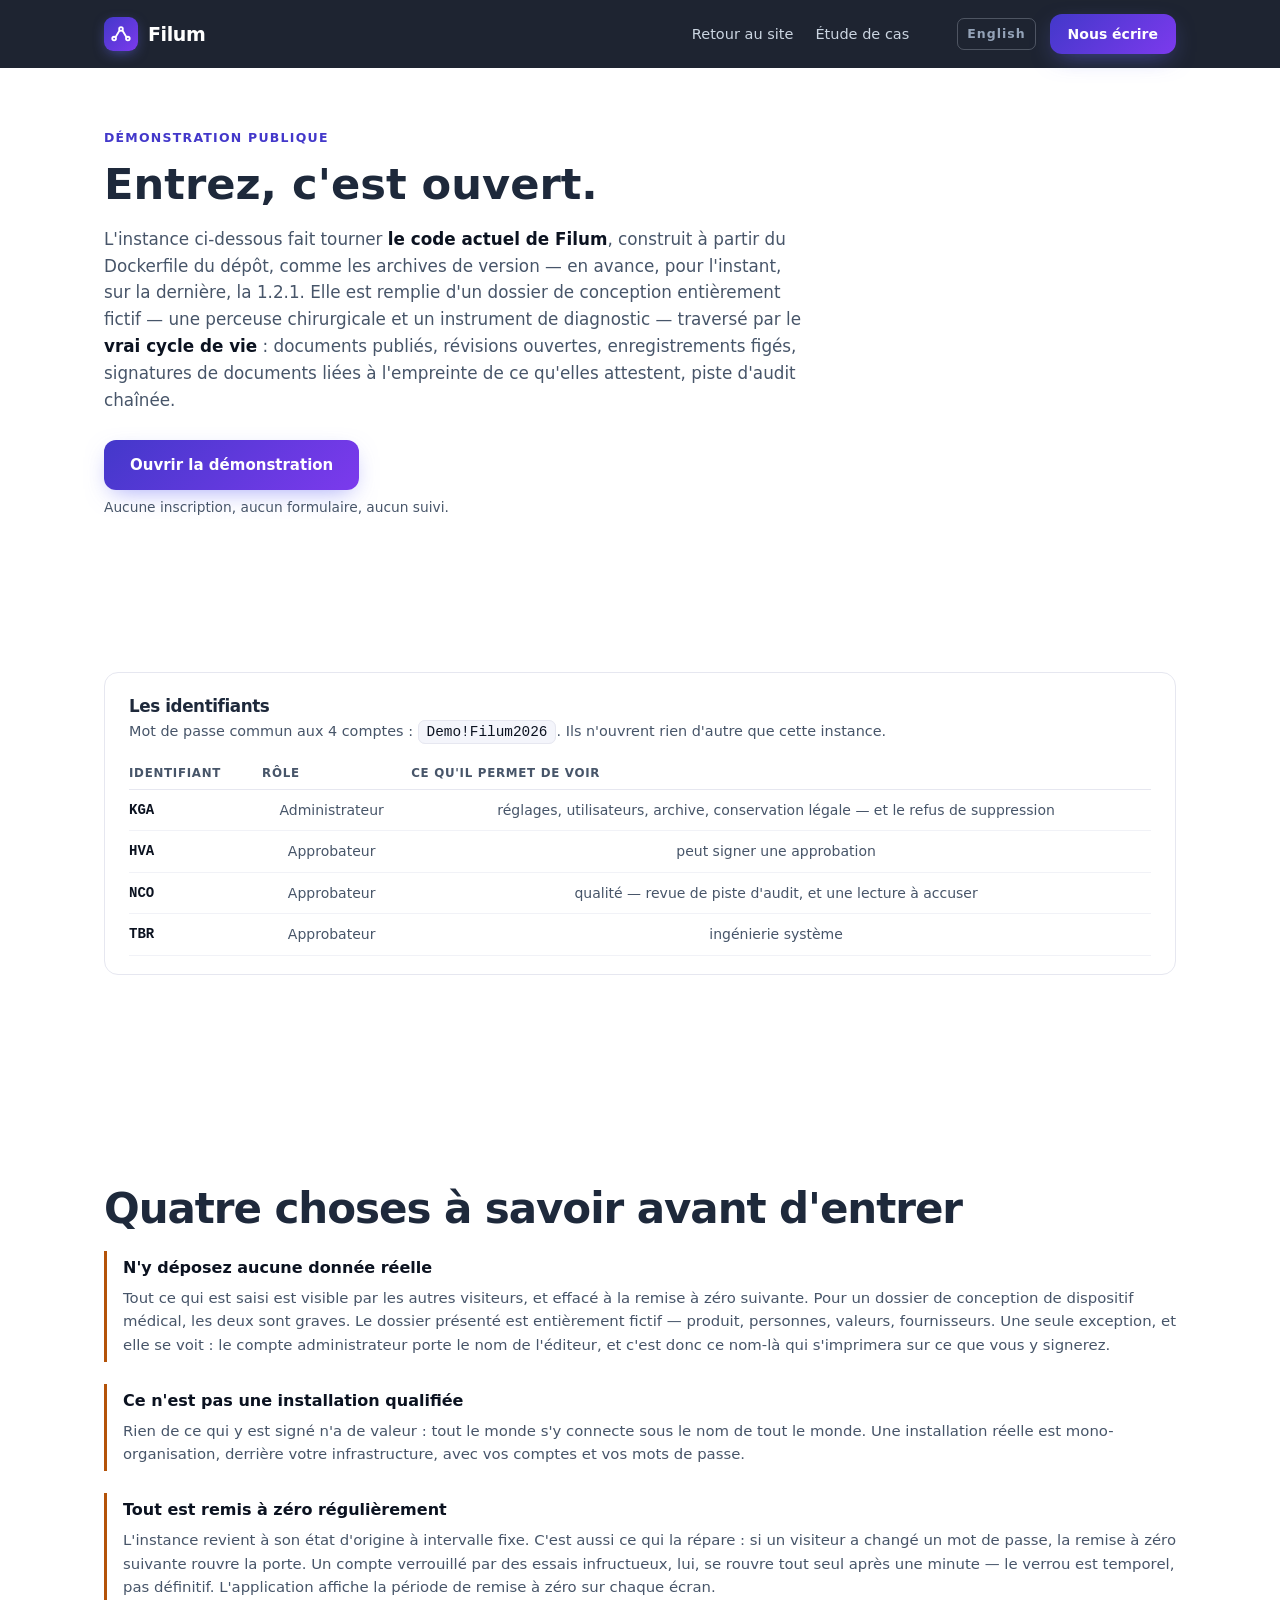
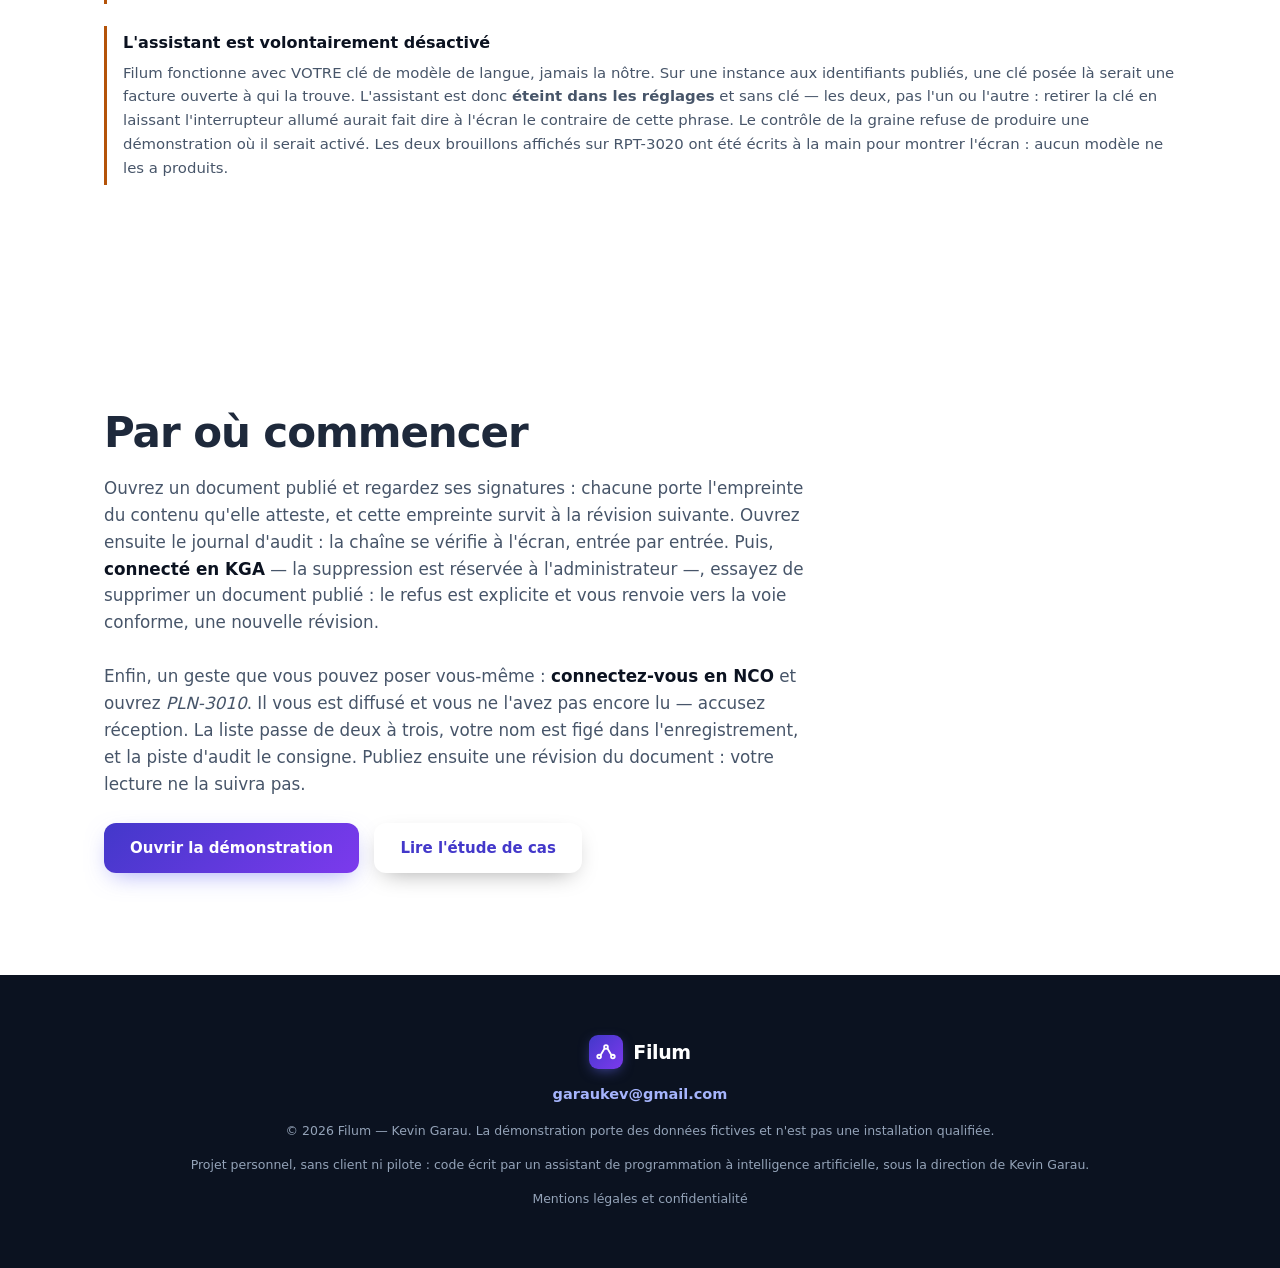
<file: demo.html>
<!DOCTYPE html>
<html lang="fr">
<head>
  <meta charset="UTF-8" />
  <meta name="viewport" content="width=device-width, initial-scale=1.0" />
  <title>Essayer Filum — démonstration publique</title>
  <meta name="description" content="Une instance publique de Filum, remplie d'un dossier de conception entièrement fictif traversé par le vrai cycle de vie. Identifiants publiés, données effacées périodiquement." />
  <link rel="icon" href="favicon.svg" type="image/svg+xml" />
  <link rel="stylesheet" href="styles.css" />
  <link rel="alternate" hreflang="fr" href="https://filum-app.github.io/demo.html" />
  <link rel="alternate" hreflang="en" href="https://filum-app.github.io/en/demo.html" />
  <link rel="alternate" hreflang="x-default" href="https://filum-app.github.io/demo.html" />
</head>
<body data-page="secondaire">

<nav id="nav">
  <div class="nav-inner">
    <a class="brand" href="index.html">
      <span class="brand-mark" aria-hidden="true">
        <svg viewBox="0 0 24 24" fill="none" stroke="white" stroke-width="2" stroke-linecap="round"><circle cx="4.5" cy="17" r="2"/><circle cx="12" cy="6.5" r="2"/><circle cx="19.5" cy="17" r="2"/><path d="M6 15.5 10.4 8.2M13.6 8.2 18 15.5"/></svg>
      </span>
      <span class="brand-name">Filum</span>
    </a>
    <div class="nav-links">
      <a href="index.html">Retour au site</a>
      <a href="validation.html">Étude de cas</a>
    </div>
    <div class="nav-right">
      <a class="lang-switch" href="en/demo.html" hreflang="en">English</a>
      <a class="btn btn-sm btn-primary" href="mailto:garaukev@gmail.com?subject=Filum">Nous écrire</a>
    </div>
  </div>
</nav>

<section class="demo-hero">
  <div class="container">
    <span class="demo-surtitre">Démonstration publique</span>
    <h1>Entrez, c'est ouvert.</h1>
    <p class="demo-chapo">L'instance ci-dessous fait tourner <strong>le code actuel de Filum</strong>, construit à partir du Dockerfile du dépôt, comme les archives de version — en avance, pour l'instant, sur la dernière, la 1.2.1. Elle est remplie d'un dossier de conception entièrement fictif — une perceuse chirurgicale et un instrument de diagnostic — traversé par le <strong>vrai cycle de vie</strong> : documents publiés, révisions ouvertes, enregistrements figés, signatures de documents liées à l'empreinte de ce qu'elles attestent, piste d'audit chaînée.</p>
    <p class="demo-cta">
      <a class="btn btn-primary" href="https://vmi3453479.contaboserver.net" rel="nofollow noopener">Ouvrir la démonstration</a>
    </p>
    <p class="demo-note">Aucune inscription, aucun formulaire, aucun suivi.</p>
  </div>
</section>

<section class="section">
  <div class="container">
    <div class="demo-cles">
      <h2>Les identifiants</h2>
      <p class="sous">Mot de passe commun aux 4 comptes : <span class="demo-mdp">Demo!Filum2026</span>. Ils n'ouvrent rien d'autre que cette instance.</p>
      <table class="demo-comptes">
        <thead>
          <tr>
            <th>Identifiant</th>
            <th>Rôle</th>
            <th>Ce qu'il permet de voir</th>
          </tr>
        </thead>
        <tbody>
          <tr><td class="ident">KGA</td><td>Administrateur</td><td>réglages, utilisateurs, archive, conservation légale — et le refus de suppression</td></tr>
          <tr><td class="ident">HVA</td><td>Approbateur</td><td>peut signer une approbation</td></tr>
          <tr><td class="ident">NCO</td><td>Approbateur</td><td>qualité — revue de piste d'audit, et une lecture à accuser</td></tr>
          <tr><td class="ident">TBR</td><td>Approbateur</td><td>ingénierie système</td></tr>
        </tbody>
      </table>
    </div>
  </div>
</section>

<section class="section">
  <div class="container">
    <h2 class="section-title">Quatre choses à savoir avant d'entrer</h2>
    <div class="avert"><h3>N'y déposez aucune donnée réelle</h3><p>Tout ce qui est saisi est visible par les autres visiteurs, et effacé à la remise à zéro suivante. Pour un dossier de conception de dispositif médical, les deux sont graves. Le dossier présenté est entièrement fictif — produit, personnes, valeurs, fournisseurs. Une seule exception, et elle se voit : le compte administrateur porte le nom de l'éditeur, et c'est donc ce nom-là qui s'imprimera sur ce que vous y signerez.</p></div>
    <div class="avert"><h3>Ce n'est pas une installation qualifiée</h3><p>Rien de ce qui y est signé n'a de valeur : tout le monde s'y connecte sous le nom de tout le monde. Une installation réelle est mono-organisation, derrière votre infrastructure, avec vos comptes et vos mots de passe.</p></div>
    <div class="avert"><h3>Tout est remis à zéro régulièrement</h3><p>L'instance revient à son état d'origine à intervalle fixe. C'est aussi ce qui la répare : si un visiteur a changé un mot de passe, la remise à zéro suivante rouvre la porte. Un compte verrouillé par des essais infructueux, lui, se rouvre tout seul après une minute — le verrou est temporel, pas définitif. L'application affiche la période de remise à zéro sur chaque écran.</p></div>
    <div class="avert"><h3>L'assistant est volontairement désactivé</h3><p>Filum fonctionne avec VOTRE clé de modèle de langue, jamais la nôtre. Sur une instance aux identifiants publiés, une clé posée là serait une facture ouverte à qui la trouve. L'assistant est donc <strong>éteint dans les réglages</strong> et sans clé — les deux, pas l'un ou l'autre : retirer la clé en laissant l'interrupteur allumé aurait fait dire à l'écran le contraire de cette phrase. Le contrôle de la graine refuse de produire une démonstration où il serait activé. Les deux brouillons affichés sur RPT-3020 ont été écrits à la main pour montrer l'écran : aucun modèle ne les a produits.</p></div>
  </div>
</section>

<section class="section">
  <div class="container">
    <h2 class="section-title">Par où commencer</h2>
    <p class="demo-chapo">Ouvrez un document publié et regardez ses signatures : chacune porte l'empreinte du contenu qu'elle atteste, et cette empreinte survit à la révision suivante. Ouvrez ensuite le journal d'audit : la chaîne se vérifie à l'écran, entrée par entrée. Puis, <strong>connecté en KGA</strong> — la suppression est réservée à l'administrateur —, essayez de supprimer un document publié : le refus est explicite et vous renvoie vers la voie conforme, une nouvelle révision.<br /><br />Enfin, un geste que vous pouvez poser vous-même : <strong>connectez-vous en NCO</strong> et ouvrez <em>PLN-3010</em>. Il vous est diffusé et vous ne l'avez pas encore lu — accusez réception. La liste passe de deux à trois, votre nom est figé dans l'enregistrement, et la piste d'audit le consigne. Publiez ensuite une révision du document : votre lecture ne la suivra pas.</p>
    <p class="demo-cta">
      <a class="btn btn-primary" href="https://vmi3453479.contaboserver.net" rel="nofollow noopener">Ouvrir la démonstration</a>
      <a class="btn btn-light" href="validation.html" style="margin-left:10px">Lire l'étude de cas</a>
    </p>
  </div>
</section>

<footer>
  <div class="container footer-inner">
    <div class="brand">
      <span class="brand-mark" aria-hidden="true">
        <svg viewBox="0 0 24 24" fill="none" stroke="white" stroke-width="2" stroke-linecap="round"><circle cx="4.5" cy="17" r="2"/><circle cx="12" cy="6.5" r="2"/><circle cx="19.5" cy="17" r="2"/><path d="M6 15.5 10.4 8.2M13.6 8.2 18 15.5"/></svg>
      </span>
      <span class="brand-name">Filum</span>
    </div>
    <p class="footer-contact"><a href="mailto:garaukev@gmail.com">garaukev@gmail.com</a></p>
    <p class="footer-legal">© 2026 Filum — Kevin Garau. La démonstration porte des données fictives et n'est pas une installation qualifiée.</p>
    <p class="footer-legal">Projet personnel, sans client ni pilote : code écrit par un assistant de programmation à intelligence artificielle, sous la direction de Kevin Garau.</p>
    <p class="footer-legal"><a href="mentions-legales.html">Mentions légales et confidentialité</a></p>
  </div>
</footer>

</body>
</html>
</file>
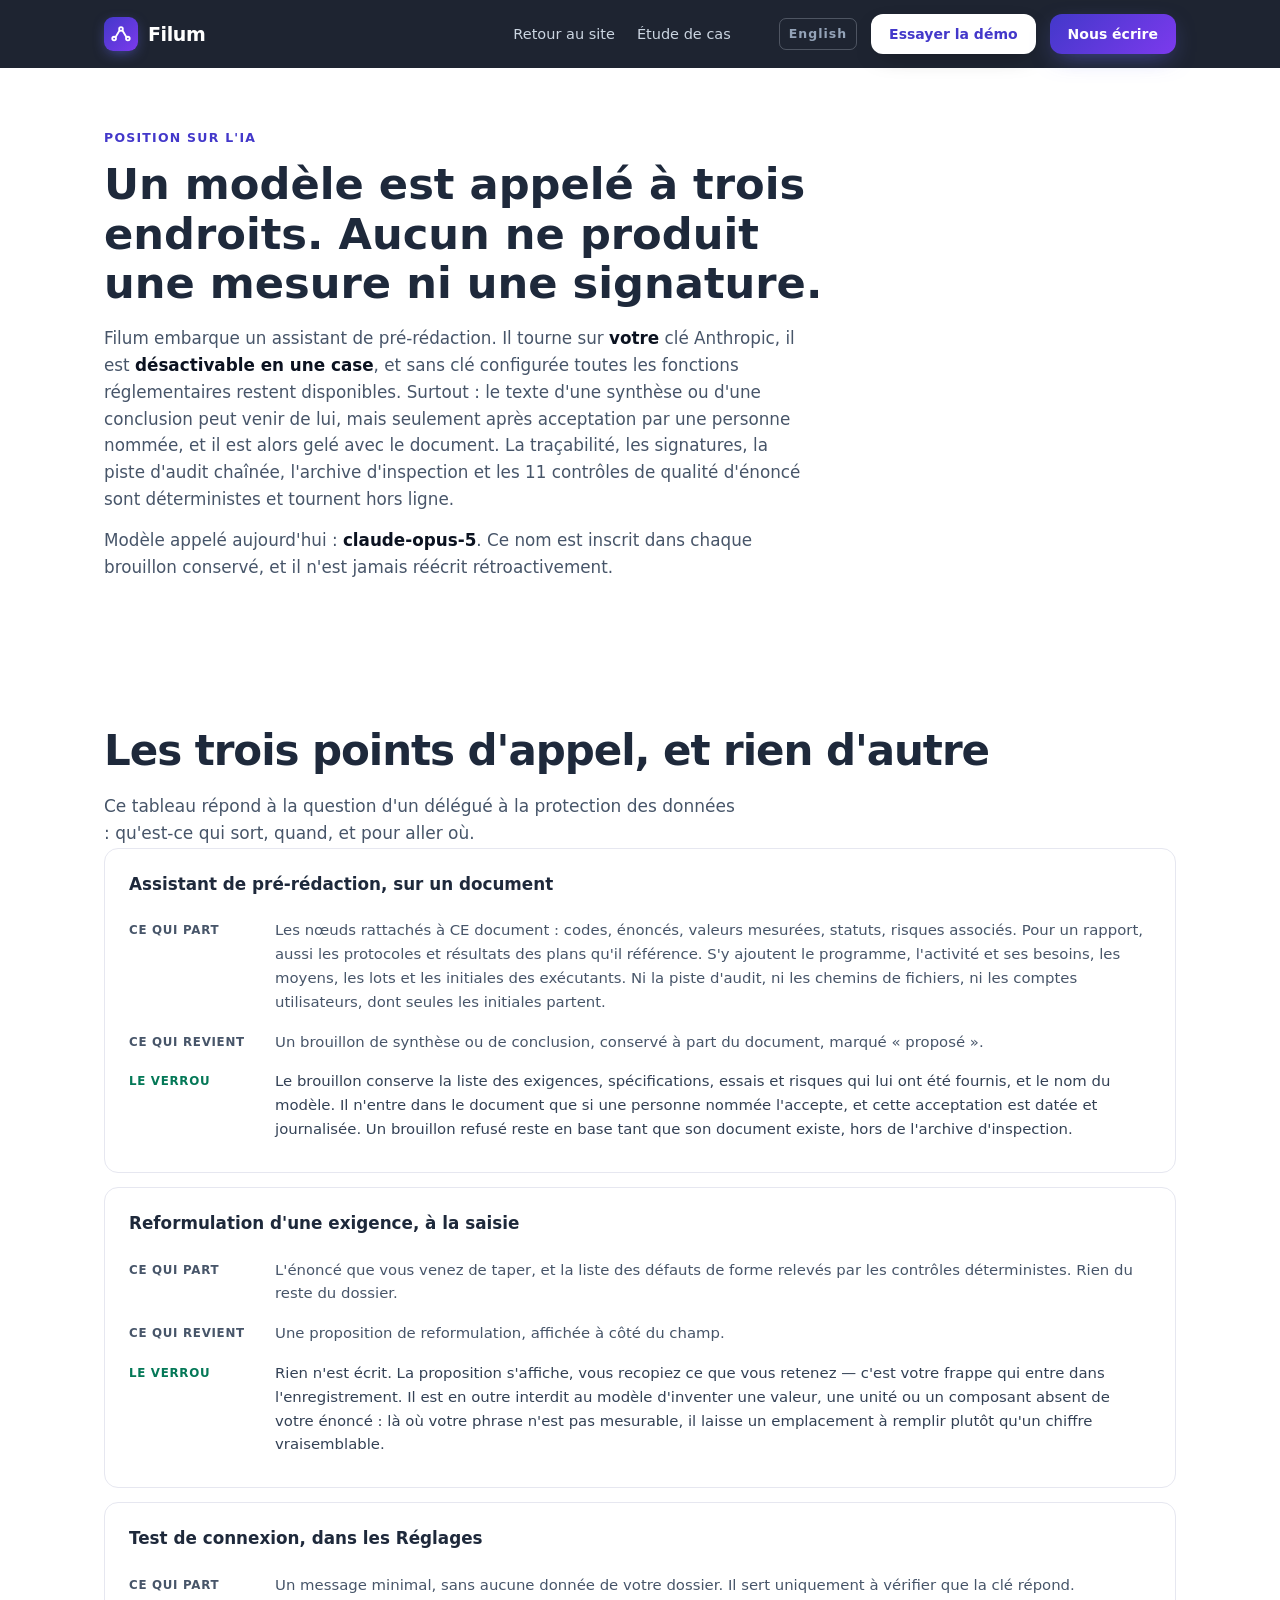
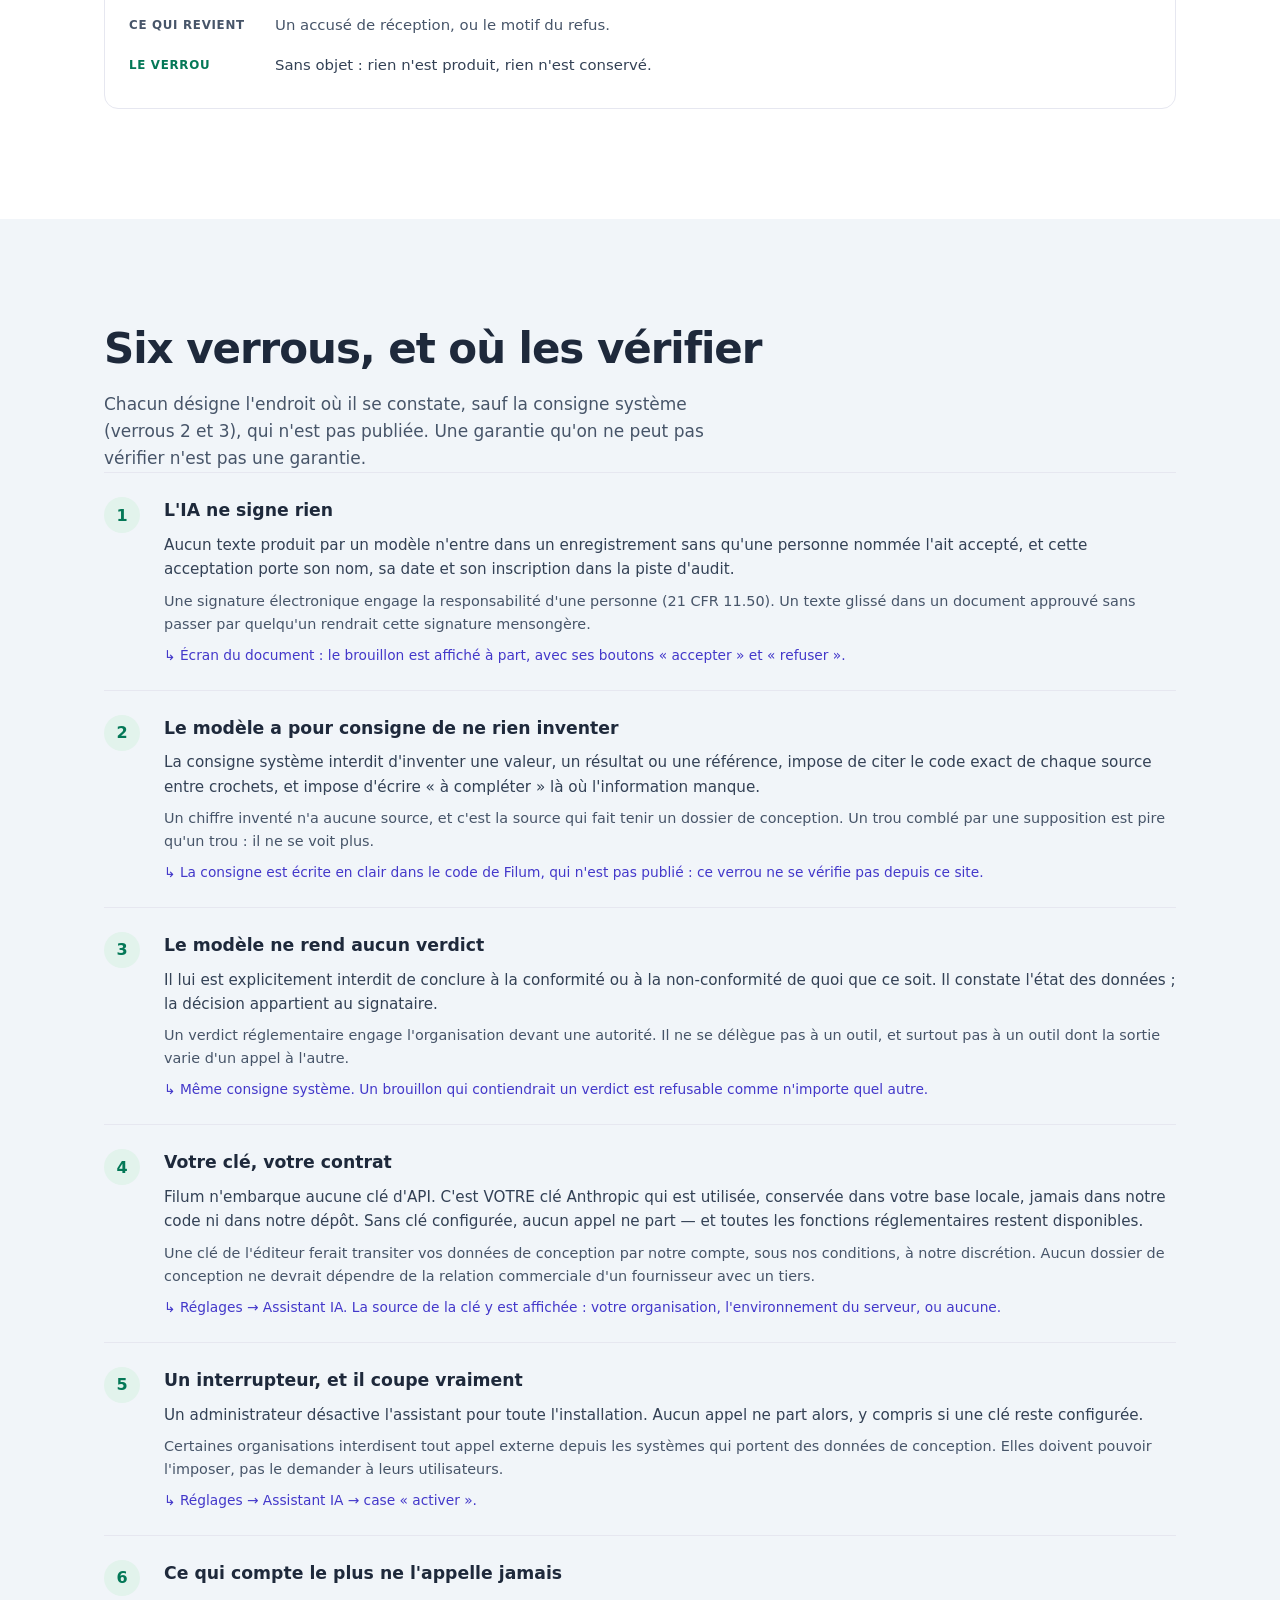
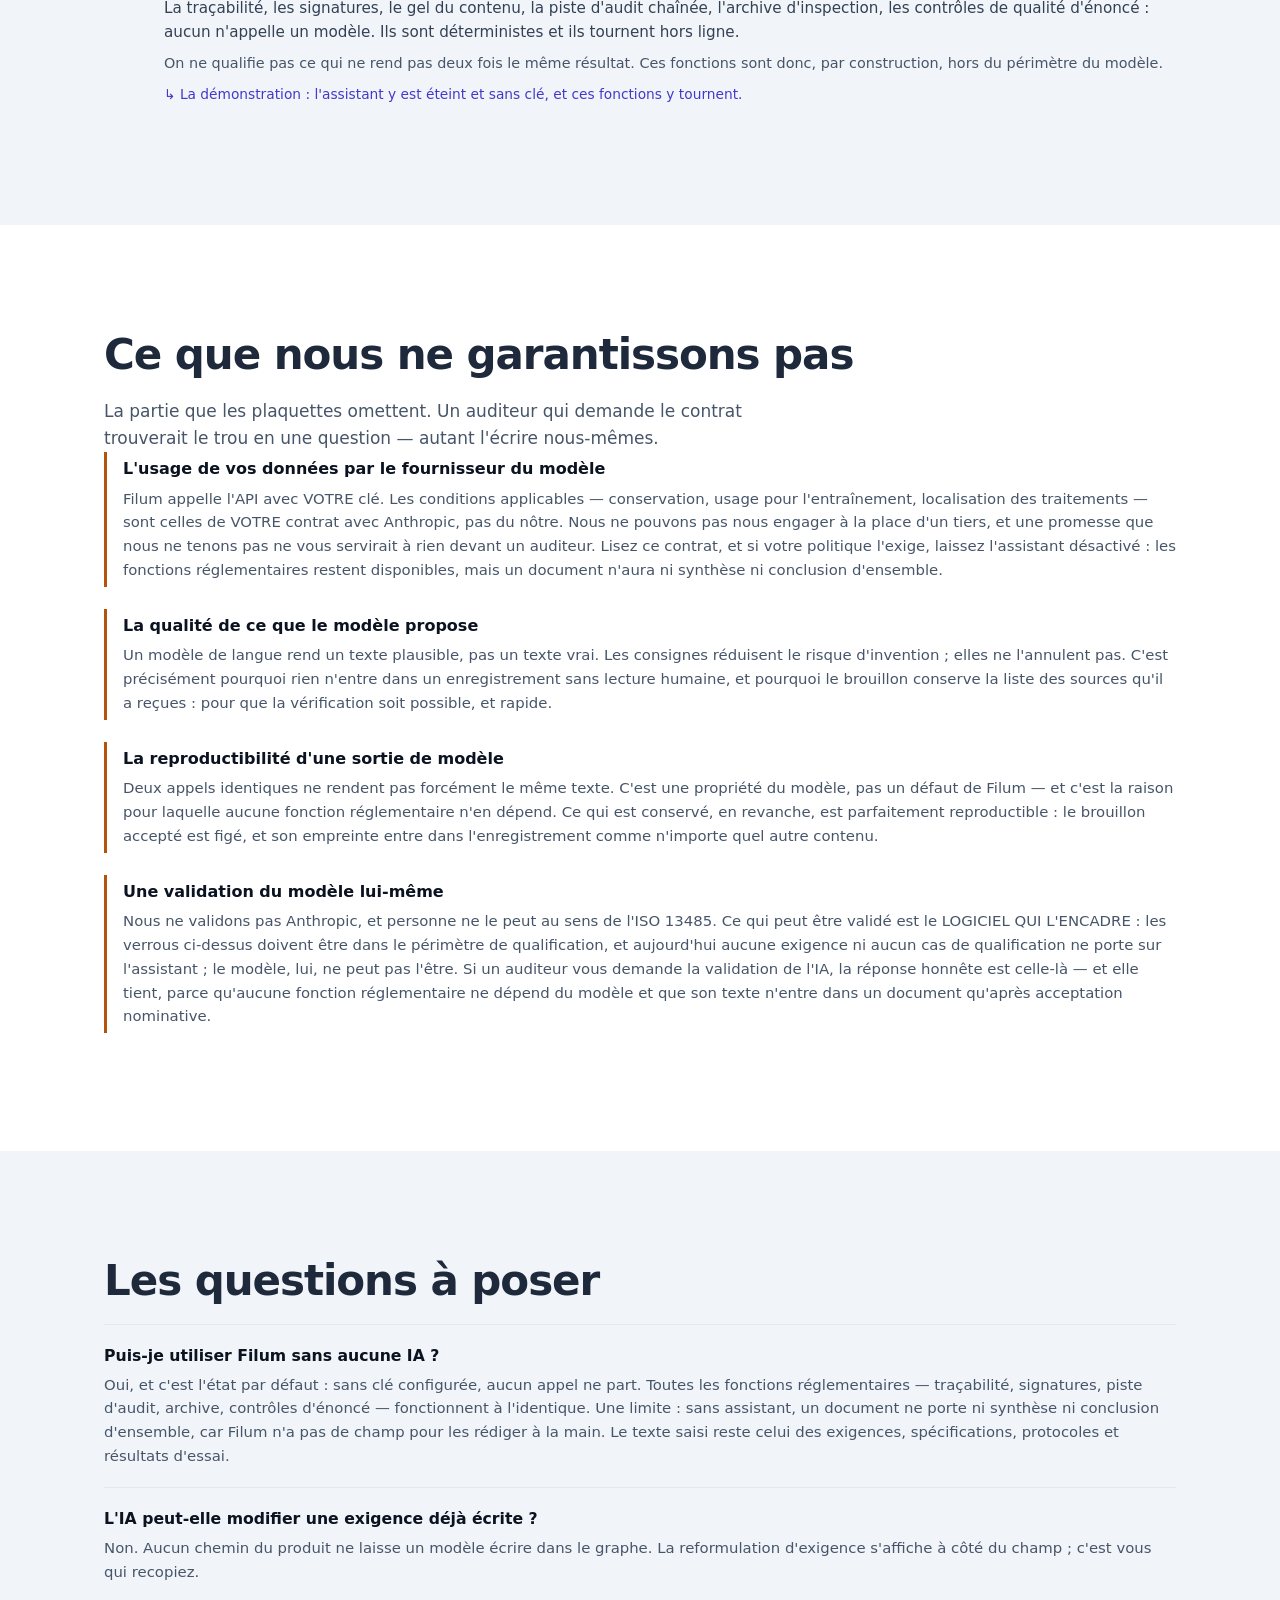
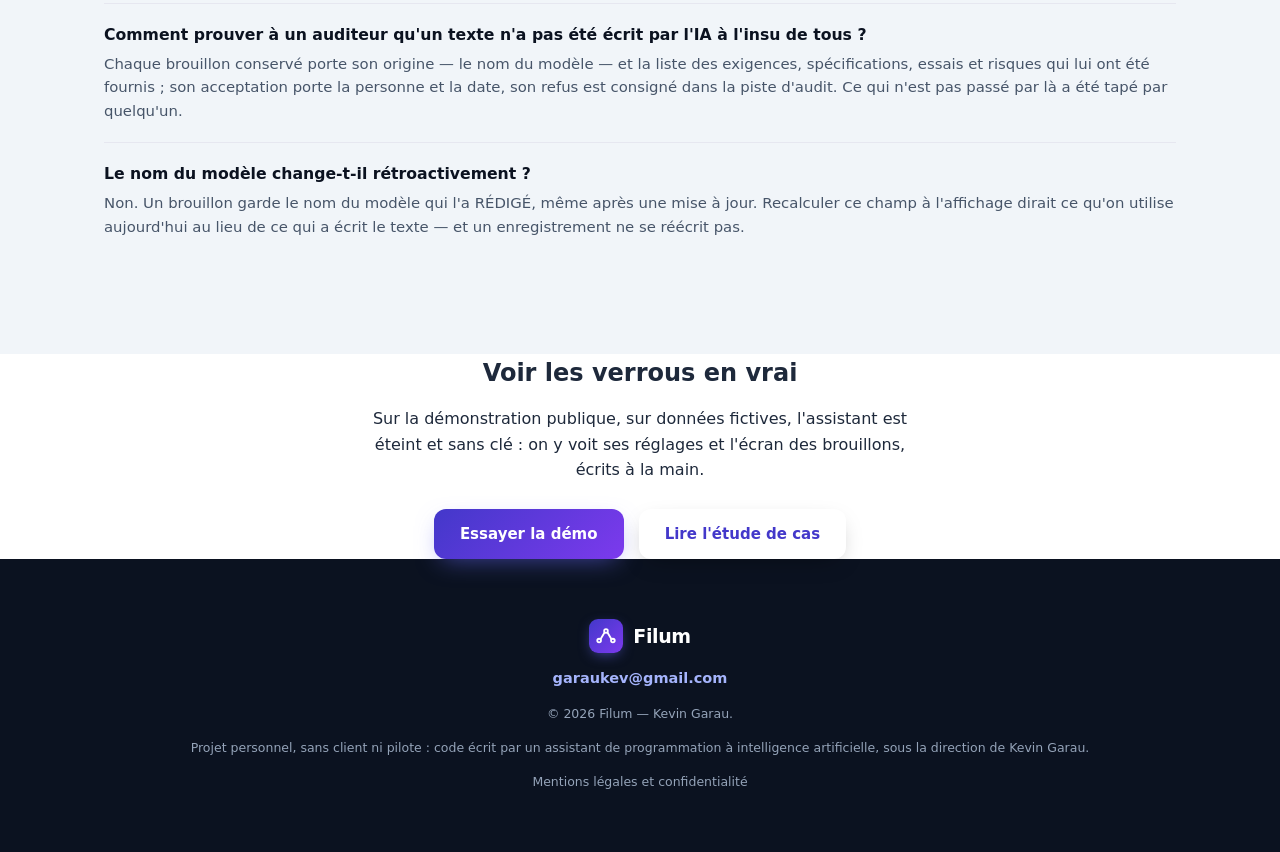
<file: ia.html>
<!DOCTYPE html>
<html lang="fr">
<head>
  <meta charset="UTF-8" />
  <meta name="viewport" content="width=device-width, initial-scale=1.0" />
  <title>L'IA dans Filum — trois points d'appel, et ce que nous ne garantissons pas</title>
  <meta name="description" content="Un modèle de langue est appelé à trois endroits de Filum, jamais ailleurs. Il ne signe rien, n'écrit rien sans lecture humaine, et n'entre dans aucune fonction réglementaire. Votre clé, votre contrat." />
  <link rel="icon" href="favicon.svg" type="image/svg+xml" />
  <link rel="stylesheet" href="styles.css" />
  <link rel="alternate" hreflang="fr" href="https://filum-app.github.io/ia.html" />
  <link rel="alternate" hreflang="en" href="https://filum-app.github.io/en/ia.html" />
  <link rel="alternate" hreflang="x-default" href="https://filum-app.github.io/ia.html" />
</head>
<body data-page="secondaire">

<nav id="nav">
  <div class="nav-inner">
    <a class="brand" href="index.html">
      <span class="brand-mark" aria-hidden="true">
        <svg viewBox="0 0 24 24" fill="none" stroke="white" stroke-width="2" stroke-linecap="round"><circle cx="4.5" cy="17" r="2"/><circle cx="12" cy="6.5" r="2"/><circle cx="19.5" cy="17" r="2"/><path d="M6 15.5 10.4 8.2M13.6 8.2 18 15.5"/></svg>
      </span>
      <span class="brand-name">Filum</span>
    </a>
    <div class="nav-links">
      <a href="index.html">Retour au site</a>
      <a href="validation.html">Étude de cas</a>
    </div>
    <div class="nav-right">
      <a class="lang-switch" href="en/ia.html" hreflang="en">English</a>
      <a class="btn btn-sm btn-light btn-demo" href="demo.html">Essayer la démo</a>
      <a class="btn btn-sm btn-primary" href="mailto:garaukev@gmail.com?subject=Filum">Nous écrire</a>
    </div>
  </div>
</nav>

<section class="ia-hero">
  <div class="container">
    <span class="ia-surtitre">Position sur l'IA</span>
    <h1>Un modèle est appelé à trois endroits. Aucun ne produit une mesure ni une signature.</h1>
    <p class="ia-chapo">Filum embarque un assistant de pré-rédaction. Il tourne sur <strong>votre</strong> clé Anthropic, il est <strong>désactivable en une case</strong>, et sans clé configurée toutes les fonctions réglementaires restent disponibles. Surtout : le texte d'une synthèse ou d'une conclusion peut venir de lui, mais seulement après acceptation par une personne nommée, et il est alors gelé avec le document. La traçabilité, les signatures, la piste d'audit chaînée, l'archive d'inspection et les 11 contrôles de qualité d'énoncé sont déterministes et tournent hors ligne.</p>
    <p class="ia-chapo" style="margin-top:14px">Modèle appelé aujourd'hui : <strong>claude-opus-5</strong>. Ce nom est inscrit dans chaque brouillon conservé, et il n'est jamais réécrit rétroactivement.</p>
  </div>
</section>

<section class="section">
  <div class="container">
    <h2>Les trois points d'appel, et rien d'autre</h2>
    <p class="section-sub">Ce tableau répond à la question d'un délégué à la protection des données : qu'est-ce qui sort, quand, et pour aller où.</p>
    
    <div class="ia-appel">
      <h3>Assistant de pré-rédaction, sur un document</h3>
      <dl>
        <div class="ia-ligne"><dt>Ce qui part</dt><dd>Les nœuds rattachés à CE document : codes, énoncés, valeurs mesurées, statuts, risques associés. Pour un rapport, aussi les protocoles et résultats des plans qu'il référence. S'y ajoutent le programme, l'activité et ses besoins, les moyens, les lots et les initiales des exécutants. Ni la piste d'audit, ni les chemins de fichiers, ni les comptes utilisateurs, dont seules les initiales partent.</dd></div>
        <div class="ia-ligne"><dt>Ce qui revient</dt><dd>Un brouillon de synthèse ou de conclusion, conservé à part du document, marqué « proposé ».</dd></div>
        <div class="ia-ligne ia-verrou"><dt>Le verrou</dt><dd>Le brouillon conserve la liste des exigences, spécifications, essais et risques qui lui ont été fournis, et le nom du modèle. Il n'entre dans le document que si une personne nommée l'accepte, et cette acceptation est datée et journalisée. Un brouillon refusé reste en base tant que son document existe, hors de l'archive d'inspection.</dd></div>
      </dl>
    </div>
    <div class="ia-appel">
      <h3>Reformulation d'une exigence, à la saisie</h3>
      <dl>
        <div class="ia-ligne"><dt>Ce qui part</dt><dd>L'énoncé que vous venez de taper, et la liste des défauts de forme relevés par les contrôles déterministes. Rien du reste du dossier.</dd></div>
        <div class="ia-ligne"><dt>Ce qui revient</dt><dd>Une proposition de reformulation, affichée à côté du champ.</dd></div>
        <div class="ia-ligne ia-verrou"><dt>Le verrou</dt><dd>Rien n'est écrit. La proposition s'affiche, vous recopiez ce que vous retenez — c'est votre frappe qui entre dans l'enregistrement. Il est en outre interdit au modèle d'inventer une valeur, une unité ou un composant absent de votre énoncé : là où votre phrase n'est pas mesurable, il laisse un emplacement à remplir plutôt qu'un chiffre vraisemblable.</dd></div>
      </dl>
    </div>
    <div class="ia-appel">
      <h3>Test de connexion, dans les Réglages</h3>
      <dl>
        <div class="ia-ligne"><dt>Ce qui part</dt><dd>Un message minimal, sans aucune donnée de votre dossier. Il sert uniquement à vérifier que la clé répond.</dd></div>
        <div class="ia-ligne"><dt>Ce qui revient</dt><dd>Un accusé de réception, ou le motif du refus.</dd></div>
        <div class="ia-ligne ia-verrou"><dt>Le verrou</dt><dd>Sans objet : rien n'est produit, rien n'est conservé.</dd></div>
      </dl>
    </div>
  </div>
</section>

<section class="section section-tint">
  <div class="container">
    <h2>Six verrous, et où les vérifier</h2>
    <p class="section-sub">Chacun désigne l'endroit où il se constate, sauf la consigne système (verrous 2 et 3), qui n'est pas publiée. Une garantie qu'on ne peut pas vérifier n'est pas une garantie.</p>
    
    <div class="verrou">
      <span class="verrou-puce">1</span>
      <div>
        <h3>L'IA ne signe rien</h3>
        <p class="v-quoi">Aucun texte produit par un modèle n'entre dans un enregistrement sans qu'une personne nommée l'ait accepté, et cette acceptation porte son nom, sa date et son inscription dans la piste d'audit.</p>
        <p class="v-pourquoi">Une signature électronique engage la responsabilité d'une personne (21 CFR 11.50). Un texte glissé dans un document approuvé sans passer par quelqu'un rendrait cette signature mensongère.</p>
        <p class="v-ou">↳ Écran du document : le brouillon est affiché à part, avec ses boutons « accepter » et « refuser ».</p>
      </div>
    </div>
    <div class="verrou">
      <span class="verrou-puce">2</span>
      <div>
        <h3>Le modèle a pour consigne de ne rien inventer</h3>
        <p class="v-quoi">La consigne système interdit d'inventer une valeur, un résultat ou une référence, impose de citer le code exact de chaque source entre crochets, et impose d'écrire « à compléter » là où l'information manque.</p>
        <p class="v-pourquoi">Un chiffre inventé n'a aucune source, et c'est la source qui fait tenir un dossier de conception. Un trou comblé par une supposition est pire qu'un trou : il ne se voit plus.</p>
        <p class="v-ou">↳ La consigne est écrite en clair dans le code de Filum, qui n'est pas publié : ce verrou ne se vérifie pas depuis ce site.</p>
      </div>
    </div>
    <div class="verrou">
      <span class="verrou-puce">3</span>
      <div>
        <h3>Le modèle ne rend aucun verdict</h3>
        <p class="v-quoi">Il lui est explicitement interdit de conclure à la conformité ou à la non-conformité de quoi que ce soit. Il constate l'état des données ; la décision appartient au signataire.</p>
        <p class="v-pourquoi">Un verdict réglementaire engage l'organisation devant une autorité. Il ne se délègue pas à un outil, et surtout pas à un outil dont la sortie varie d'un appel à l'autre.</p>
        <p class="v-ou">↳ Même consigne système. Un brouillon qui contiendrait un verdict est refusable comme n'importe quel autre.</p>
      </div>
    </div>
    <div class="verrou">
      <span class="verrou-puce">4</span>
      <div>
        <h3>Votre clé, votre contrat</h3>
        <p class="v-quoi">Filum n'embarque aucune clé d'API. C'est VOTRE clé Anthropic qui est utilisée, conservée dans votre base locale, jamais dans notre code ni dans notre dépôt. Sans clé configurée, aucun appel ne part — et toutes les fonctions réglementaires restent disponibles.</p>
        <p class="v-pourquoi">Une clé de l'éditeur ferait transiter vos données de conception par notre compte, sous nos conditions, à notre discrétion. Aucun dossier de conception ne devrait dépendre de la relation commerciale d'un fournisseur avec un tiers.</p>
        <p class="v-ou">↳ Réglages → Assistant IA. La source de la clé y est affichée : votre organisation, l'environnement du serveur, ou aucune.</p>
      </div>
    </div>
    <div class="verrou">
      <span class="verrou-puce">5</span>
      <div>
        <h3>Un interrupteur, et il coupe vraiment</h3>
        <p class="v-quoi">Un administrateur désactive l'assistant pour toute l'installation. Aucun appel ne part alors, y compris si une clé reste configurée.</p>
        <p class="v-pourquoi">Certaines organisations interdisent tout appel externe depuis les systèmes qui portent des données de conception. Elles doivent pouvoir l'imposer, pas le demander à leurs utilisateurs.</p>
        <p class="v-ou">↳ Réglages → Assistant IA → case « activer ».</p>
      </div>
    </div>
    <div class="verrou">
      <span class="verrou-puce">6</span>
      <div>
        <h3>Ce qui compte le plus ne l'appelle jamais</h3>
        <p class="v-quoi">La traçabilité, les signatures, le gel du contenu, la piste d'audit chaînée, l'archive d'inspection, les contrôles de qualité d'énoncé : aucun n'appelle un modèle. Ils sont déterministes et ils tournent hors ligne.</p>
        <p class="v-pourquoi">On ne qualifie pas ce qui ne rend pas deux fois le même résultat. Ces fonctions sont donc, par construction, hors du périmètre du modèle.</p>
        <p class="v-ou">↳ La démonstration : l'assistant y est éteint et sans clé, et ces fonctions y tournent.</p>
      </div>
    </div>
  </div>
</section>

<section class="section">
  <div class="container">
    <h2>Ce que nous ne garantissons pas</h2>
    <p class="section-sub">La partie que les plaquettes omettent. Un auditeur qui demande le contrat trouverait le trou en une question — autant l'écrire nous-mêmes.</p>
    
    <div class="limite">
      <h3>L'usage de vos données par le fournisseur du modèle</h3>
      <p>Filum appelle l'API avec VOTRE clé. Les conditions applicables — conservation, usage pour l'entraînement, localisation des traitements — sont celles de VOTRE contrat avec Anthropic, pas du nôtre. Nous ne pouvons pas nous engager à la place d'un tiers, et une promesse que nous ne tenons pas ne vous servirait à rien devant un auditeur. Lisez ce contrat, et si votre politique l'exige, laissez l'assistant désactivé : les fonctions réglementaires restent disponibles, mais un document n'aura ni synthèse ni conclusion d'ensemble.</p>
    </div>
    <div class="limite">
      <h3>La qualité de ce que le modèle propose</h3>
      <p>Un modèle de langue rend un texte plausible, pas un texte vrai. Les consignes réduisent le risque d'invention ; elles ne l'annulent pas. C'est précisément pourquoi rien n'entre dans un enregistrement sans lecture humaine, et pourquoi le brouillon conserve la liste des sources qu'il a reçues : pour que la vérification soit possible, et rapide.</p>
    </div>
    <div class="limite">
      <h3>La reproductibilité d'une sortie de modèle</h3>
      <p>Deux appels identiques ne rendent pas forcément le même texte. C'est une propriété du modèle, pas un défaut de Filum — et c'est la raison pour laquelle aucune fonction réglementaire n'en dépend. Ce qui est conservé, en revanche, est parfaitement reproductible : le brouillon accepté est figé, et son empreinte entre dans l'enregistrement comme n'importe quel autre contenu.</p>
    </div>
    <div class="limite">
      <h3>Une validation du modèle lui-même</h3>
      <p>Nous ne validons pas Anthropic, et personne ne le peut au sens de l'ISO 13485. Ce qui peut être validé est le LOGICIEL QUI L'ENCADRE : les verrous ci-dessus doivent être dans le périmètre de qualification, et aujourd'hui aucune exigence ni aucun cas de qualification ne porte sur l'assistant ; le modèle, lui, ne peut pas l'être. Si un auditeur vous demande la validation de l'IA, la réponse honnête est celle-là — et elle tient, parce qu'aucune fonction réglementaire ne dépend du modèle et que son texte n'entre dans un document qu'après acceptation nominative.</p>
    </div>
  </div>
</section>

<section class="section section-tint">
  <div class="container">
    <h2>Les questions à poser</h2>
    
    <div class="qr">
      <h3>Puis-je utiliser Filum sans aucune IA ?</h3>
      <p>Oui, et c'est l'état par défaut : sans clé configurée, aucun appel ne part. Toutes les fonctions réglementaires — traçabilité, signatures, piste d'audit, archive, contrôles d'énoncé — fonctionnent à l'identique. Une limite : sans assistant, un document ne porte ni synthèse ni conclusion d'ensemble, car Filum n'a pas de champ pour les rédiger à la main. Le texte saisi reste celui des exigences, spécifications, protocoles et résultats d'essai.</p>
    </div>
    <div class="qr">
      <h3>L'IA peut-elle modifier une exigence déjà écrite ?</h3>
      <p>Non. Aucun chemin du produit ne laisse un modèle écrire dans le graphe. La reformulation d'exigence s'affiche à côté du champ ; c'est vous qui recopiez.</p>
    </div>
    <div class="qr">
      <h3>Comment prouver à un auditeur qu'un texte n'a pas été écrit par l'IA à l'insu de tous ?</h3>
      <p>Chaque brouillon conservé porte son origine — le nom du modèle — et la liste des exigences, spécifications, essais et risques qui lui ont été fournis ; son acceptation porte la personne et la date, son refus est consigné dans la piste d'audit. Ce qui n'est pas passé par là a été tapé par quelqu'un.</p>
    </div>
    <div class="qr">
      <h3>Le nom du modèle change-t-il rétroactivement ?</h3>
      <p>Non. Un brouillon garde le nom du modèle qui l'a RÉDIGÉ, même après une mise à jour. Recalculer ce champ à l'affichage dirait ce qu'on utilise aujourd'hui au lieu de ce qui a écrit le texte — et un enregistrement ne se réécrit pas.</p>
    </div>
  </div>
</section>

<section class="cta">
  <div class="container" style="text-align:center">
    <h2>Voir les verrous en vrai</h2>
    <p class="lead-centre">Sur la démonstration publique, sur données fictives, l'assistant est éteint et sans clé : on y voit ses réglages et l'écran des brouillons, écrits à la main.</p>
    <p>
      <a class="btn btn-primary" href="demo.html">Essayer la démo</a>
      <a class="btn btn-light" href="validation.html" style="margin-left:10px">Lire l'étude de cas</a>
    </p>
  </div>
</section>

<footer>
  <div class="container footer-inner">
    <div class="brand">
      <span class="brand-mark" aria-hidden="true">
        <svg viewBox="0 0 24 24" fill="none" stroke="white" stroke-width="2" stroke-linecap="round"><circle cx="4.5" cy="17" r="2"/><circle cx="12" cy="6.5" r="2"/><circle cx="19.5" cy="17" r="2"/><path d="M6 15.5 10.4 8.2M13.6 8.2 18 15.5"/></svg>
      </span>
      <span class="brand-name">Filum</span>
    </div>
    <p class="footer-contact"><a href="mailto:garaukev@gmail.com">garaukev@gmail.com</a></p>
    <p class="footer-legal">© 2026 Filum — Kevin Garau.</p>
    <p class="footer-legal">Projet personnel, sans client ni pilote : code écrit par un assistant de programmation à intelligence artificielle, sous la direction de Kevin Garau.</p>
    <p class="footer-legal"><a href="mentions-legales.html">Mentions légales et confidentialité</a></p>
  </div>
</footer>

</body>
</html>
</file>
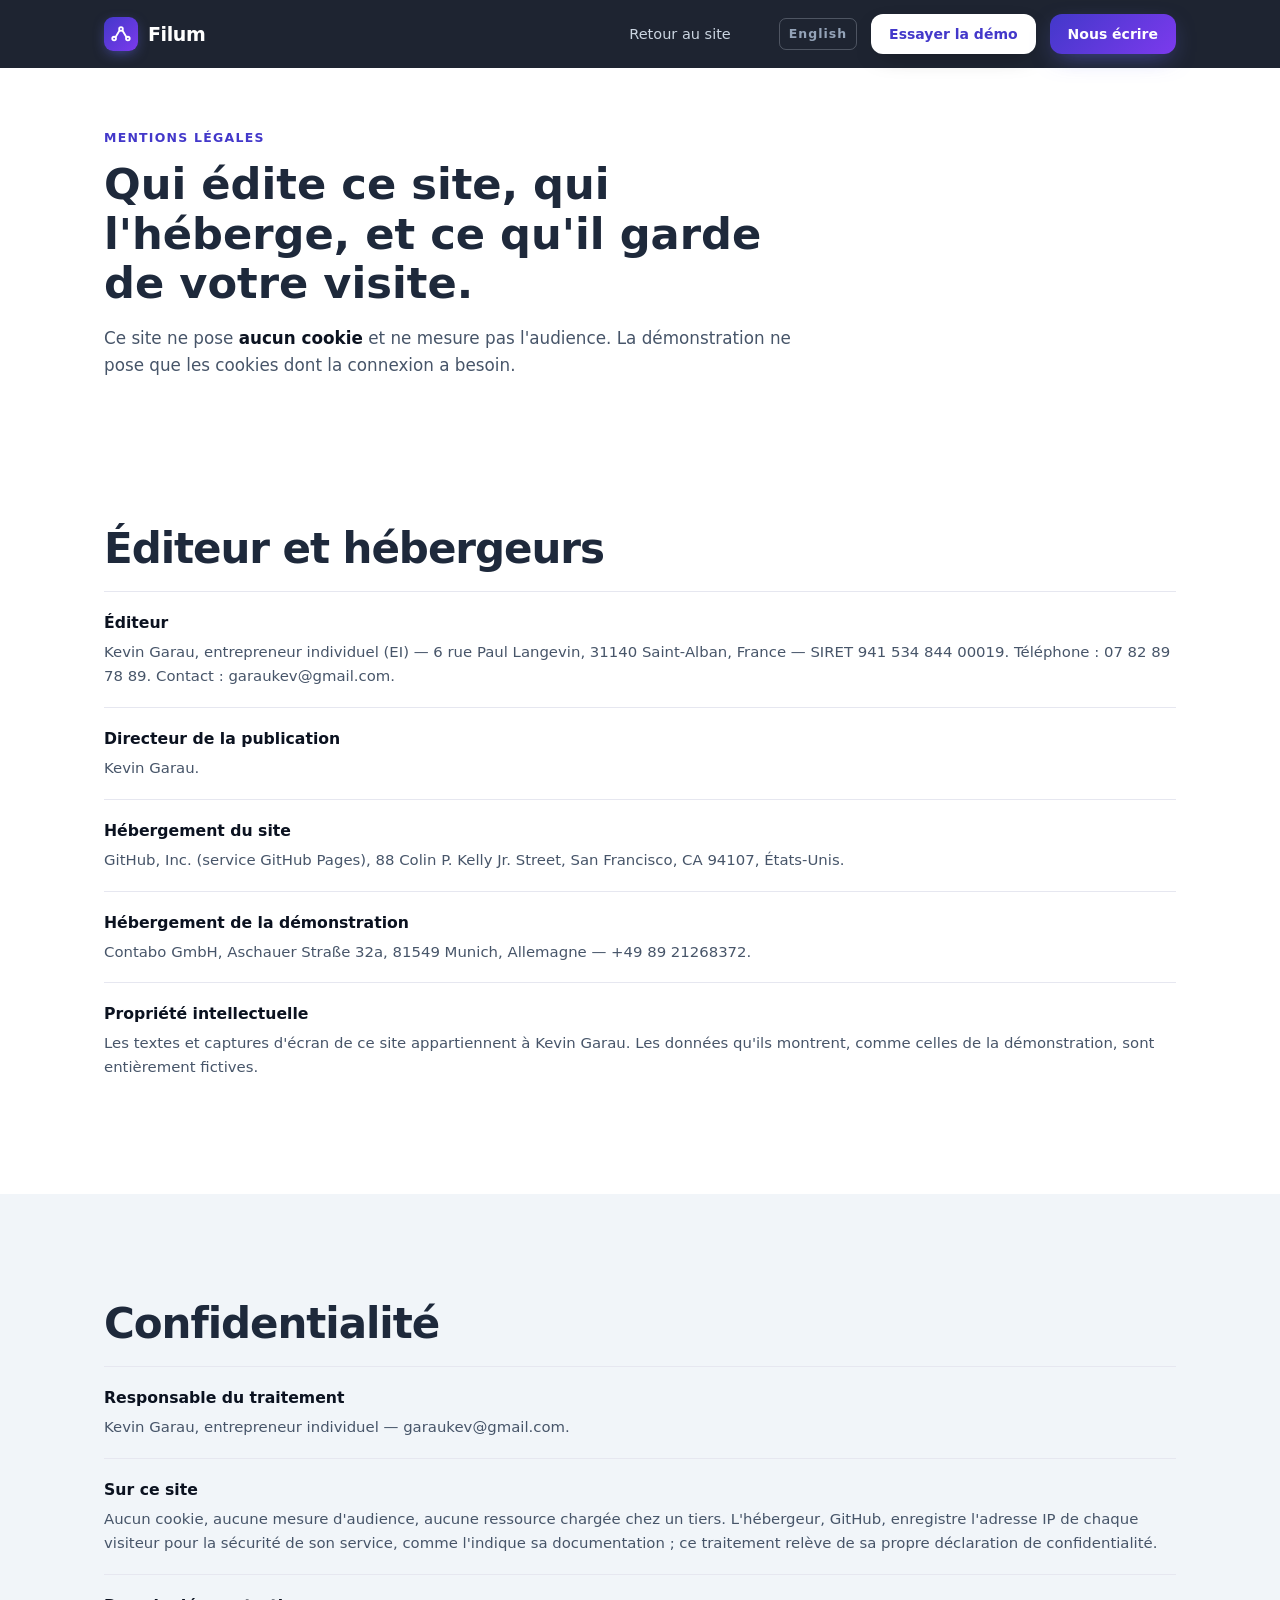
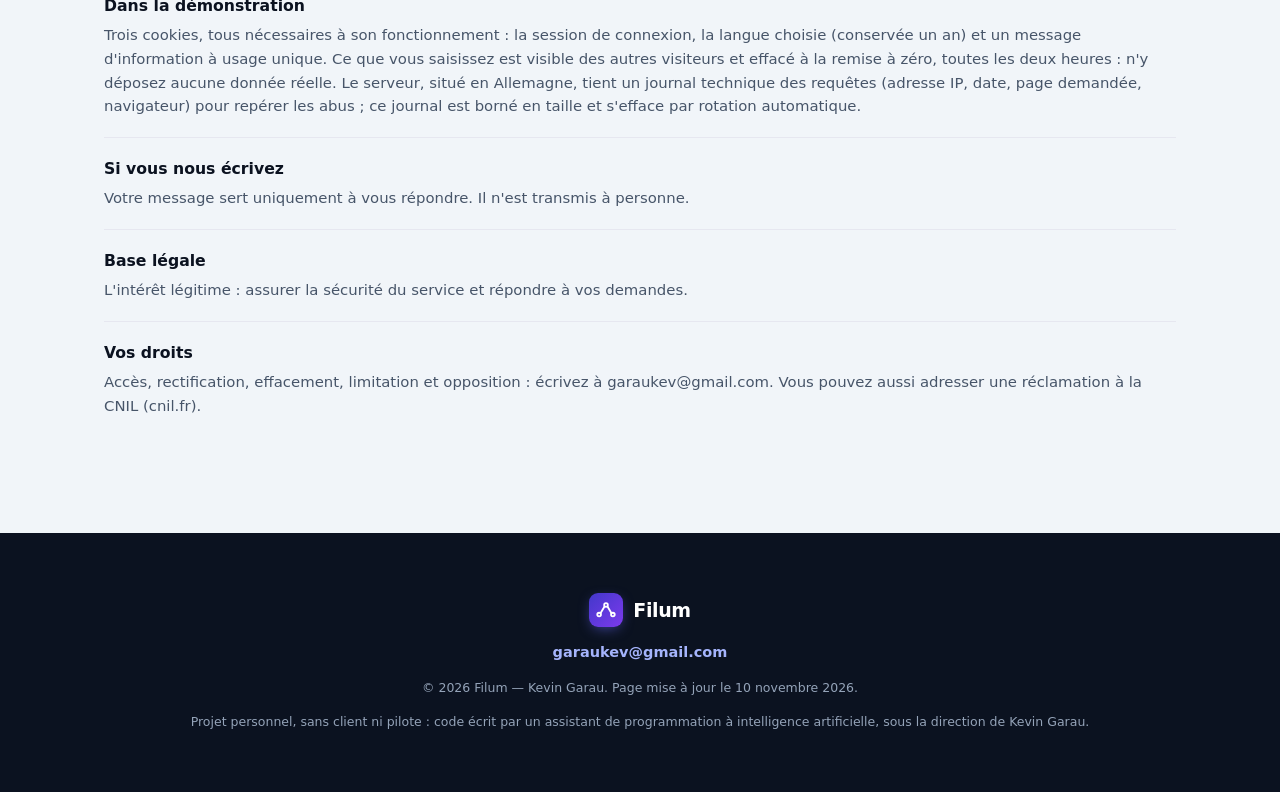
<file: mentions-legales.html>
<!DOCTYPE html>
<html lang="fr">
<head>
  <meta charset="UTF-8" />
  <meta name="viewport" content="width=device-width, initial-scale=1.0" />
  <title>Mentions légales et confidentialité — Filum</title>
  <meta name="description" content="Qui édite le site de Filum, qui l'héberge, et ce que le site et la démonstration conservent de votre visite." />
  <link rel="icon" href="favicon.svg" type="image/svg+xml" />
  <link rel="stylesheet" href="styles.css" />
  <link rel="alternate" hreflang="fr" href="https://filum-app.github.io/mentions-legales.html" />
  <link rel="alternate" hreflang="en" href="https://filum-app.github.io/en/legal.html" />
  <link rel="alternate" hreflang="x-default" href="https://filum-app.github.io/mentions-legales.html" />
</head>
<body data-page="secondaire">

<nav id="nav">
  <div class="nav-inner">
    <a class="brand" href="index.html">
      <span class="brand-mark" aria-hidden="true">
        <svg viewBox="0 0 24 24" fill="none" stroke="white" stroke-width="2" stroke-linecap="round"><circle cx="4.5" cy="17" r="2"/><circle cx="12" cy="6.5" r="2"/><circle cx="19.5" cy="17" r="2"/><path d="M6 15.5 10.4 8.2M13.6 8.2 18 15.5"/></svg>
      </span>
      <span class="brand-name">Filum</span>
    </a>
    <div class="nav-links">
      <a href="index.html">Retour au site</a>
    </div>
    <div class="nav-right">
      <a class="lang-switch" href="en/legal.html" hreflang="en">English</a>
      <a class="btn btn-sm btn-light btn-demo" href="demo.html">Essayer la démo</a>
      <a class="btn btn-sm btn-primary" href="mailto:garaukev@gmail.com?subject=Filum">Nous écrire</a>
    </div>
  </div>
</nav>

<section class="ia-hero">
  <div class="container">
    <span class="ia-surtitre">Mentions légales</span>
    <h1>Qui édite ce site, qui l'héberge, et ce qu'il garde de votre visite.</h1>
    <p class="ia-chapo">Ce site ne pose <strong>aucun cookie</strong> et ne mesure pas l'audience. La démonstration ne pose que les cookies dont la connexion a besoin.</p>
  </div>
</section>

<section class="section">
  <div class="container">
    <h2>Éditeur et hébergeurs</h2>
    <div class="qr">
      <h3>Éditeur</h3>
      <p>Kevin Garau, entrepreneur individuel (EI) — 6 rue Paul Langevin, 31140 Saint-Alban, France — SIRET 941 534 844 00019. Téléphone : 07 82 89 78 89. Contact : <a href="mailto:garaukev@gmail.com">garaukev@gmail.com</a>.</p>
    </div>
    <div class="qr">
      <h3>Directeur de la publication</h3>
      <p>Kevin Garau.</p>
    </div>
    <div class="qr">
      <h3>Hébergement du site</h3>
      <p>GitHub, Inc. (service GitHub Pages), 88 Colin P. Kelly Jr. Street, San Francisco, CA 94107, États-Unis.</p>
    </div>
    <div class="qr">
      <h3>Hébergement de la démonstration</h3>
      <p>Contabo GmbH, Aschauer Straße 32a, 81549 Munich, Allemagne — +49 89 21268372.</p>
    </div>
    <div class="qr">
      <h3>Propriété intellectuelle</h3>
      <p>Les textes et captures d'écran de ce site appartiennent à Kevin Garau. Les données qu'ils montrent, comme celles de la démonstration, sont entièrement fictives.</p>
    </div>
  </div>
</section>

<section class="section section-tint">
  <div class="container">
    <h2>Confidentialité</h2>
    <div class="qr">
      <h3>Responsable du traitement</h3>
      <p>Kevin Garau, entrepreneur individuel — <a href="mailto:garaukev@gmail.com">garaukev@gmail.com</a>.</p>
    </div>
    <div class="qr">
      <h3>Sur ce site</h3>
      <p>Aucun cookie, aucune mesure d'audience, aucune ressource chargée chez un tiers. L'hébergeur, GitHub, enregistre l'adresse IP de chaque visiteur pour la sécurité de son service, comme l'indique sa documentation ; ce traitement relève de sa propre déclaration de confidentialité.</p>
    </div>
    <div class="qr">
      <h3>Dans la démonstration</h3>
      <p>Trois cookies, tous nécessaires à son fonctionnement : la session de connexion, la langue choisie (conservée un an) et un message d'information à usage unique. Ce que vous saisissez est visible des autres visiteurs et effacé à la remise à zéro, toutes les deux heures : n'y déposez aucune donnée réelle. Le serveur, situé en Allemagne, tient un journal technique des requêtes (adresse IP, date, page demandée, navigateur) pour repérer les abus ; ce journal est borné en taille et s'efface par rotation automatique.</p>
    </div>
    <div class="qr">
      <h3>Si vous nous écrivez</h3>
      <p>Votre message sert uniquement à vous répondre. Il n'est transmis à personne.</p>
    </div>
    <div class="qr">
      <h3>Base légale</h3>
      <p>L'intérêt légitime : assurer la sécurité du service et répondre à vos demandes.</p>
    </div>
    <div class="qr">
      <h3>Vos droits</h3>
      <p>Accès, rectification, effacement, limitation et opposition : écrivez à <a href="mailto:garaukev@gmail.com">garaukev@gmail.com</a>. Vous pouvez aussi adresser une réclamation à la CNIL (<a href="https://www.cnil.fr" rel="noopener">cnil.fr</a>).</p>
    </div>
  </div>
</section>

<footer>
  <div class="container footer-inner">
    <div class="brand">
      <span class="brand-mark" aria-hidden="true">
        <svg viewBox="0 0 24 24" fill="none" stroke="white" stroke-width="2" stroke-linecap="round"><circle cx="4.5" cy="17" r="2"/><circle cx="12" cy="6.5" r="2"/><circle cx="19.5" cy="17" r="2"/><path d="M6 15.5 10.4 8.2M13.6 8.2 18 15.5"/></svg>
      </span>
      <span class="brand-name">Filum</span>
    </div>
    <p class="footer-contact"><a href="mailto:garaukev@gmail.com">garaukev@gmail.com</a></p>
    <p class="footer-legal">© 2026 Filum — Kevin Garau. Page mise à jour le 10 novembre 2026.</p>
    <p class="footer-legal">Projet personnel, sans client ni pilote : code écrit par un assistant de programmation à intelligence artificielle, sous la direction de Kevin Garau.</p>
  </div>
</footer>

</body>
</html>
</file>
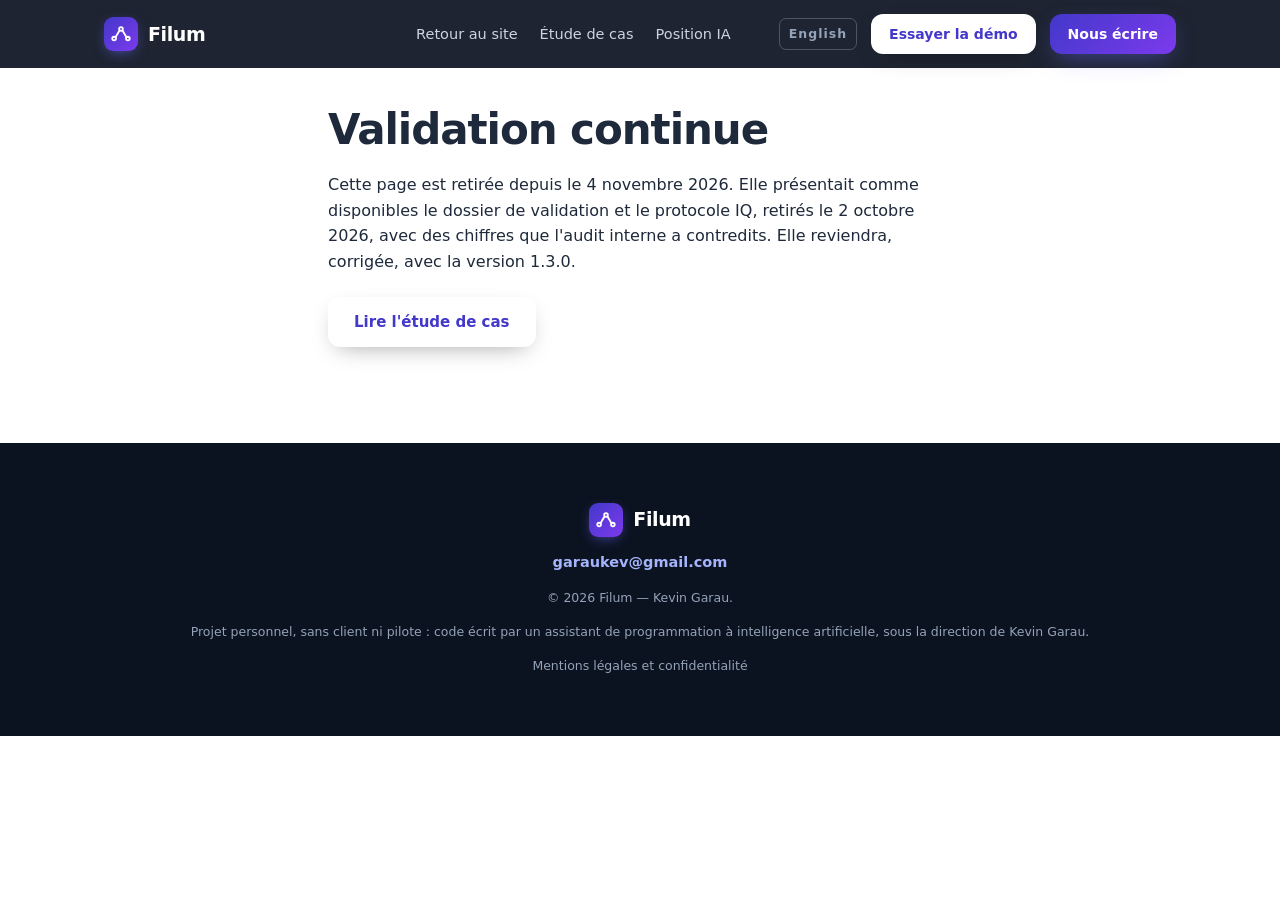
<file: validation-continue.html>
<!DOCTYPE html>
<html lang="fr">
<head>
  <meta charset="UTF-8" />
  <meta name="viewport" content="width=device-width, initial-scale=1.0" />
  <title>Validation continue — page retirée</title>
  <meta name="description" content="Page retirée jusqu'à la version 1.3.0." />
  <link rel="icon" href="favicon.svg" type="image/svg+xml" />
  <link rel="stylesheet" href="styles.css" />
  <link rel="alternate" hreflang="fr" href="https://filum-app.github.io/validation-continue.html" />
  <link rel="alternate" hreflang="en" href="https://filum-app.github.io/en/validation-continue.html" />
  <link rel="alternate" hreflang="x-default" href="https://filum-app.github.io/validation-continue.html" />
</head>
<body data-page="secondaire">

<nav id="nav">
  <div class="nav-inner">
    <a class="brand" href="index.html">
      <span class="brand-mark" aria-hidden="true">
        <svg viewBox="0 0 24 24" fill="none" stroke="white" stroke-width="2" stroke-linecap="round"><circle cx="4.5" cy="17" r="2"/><circle cx="12" cy="6.5" r="2"/><circle cx="19.5" cy="17" r="2"/><path d="M6 15.5 10.4 8.2M13.6 8.2 18 15.5"/></svg>
      </span>
      <span class="brand-name">Filum</span>
    </a>
    <div class="nav-links">
      <a href="index.html">Retour au site</a>
      <a href="validation.html">Étude de cas</a>
      <a href="ia.html">Position IA</a>
    </div>
    <div class="nav-right">
      <a class="lang-switch" href="en/validation-continue.html" hreflang="en">English</a>
      <a class="btn btn-sm btn-light btn-demo" href="demo.html">Essayer la démo</a>
      <a class="btn btn-sm btn-primary" href="mailto:garaukev@gmail.com?subject=Filum">Nous écrire</a>
    </div>
  </div>
</nav>

<section class="section">
  <div class="container container-lecture">
    <h2>Validation continue</h2>
    <p class="lead">Cette page est retirée depuis le 4 novembre 2026. Elle présentait comme disponibles le dossier de validation et le protocole IQ, retirés le 2 octobre 2026, avec des chiffres que l'audit interne a contredits. Elle reviendra, corrigée, avec la version 1.3.0.</p>
    <p style="margin-top:22px"><a class="btn btn-light" href="validation.html">Lire l'étude de cas</a></p>
  </div>
</section>

<footer>
  <div class="container footer-inner">
    <div class="brand">
      <span class="brand-mark" aria-hidden="true">
        <svg viewBox="0 0 24 24" fill="none" stroke="white" stroke-width="2" stroke-linecap="round"><circle cx="4.5" cy="17" r="2"/><circle cx="12" cy="6.5" r="2"/><circle cx="19.5" cy="17" r="2"/><path d="M6 15.5 10.4 8.2M13.6 8.2 18 15.5"/></svg>
      </span>
      <span class="brand-name">Filum</span>
    </div>
    <p class="footer-contact"><a href="mailto:garaukev@gmail.com">garaukev@gmail.com</a></p>
    <p class="footer-legal">© 2026 Filum — Kevin Garau.</p>
    <p class="footer-legal">Projet personnel, sans client ni pilote : code écrit par un assistant de programmation à intelligence artificielle, sous la direction de Kevin Garau.</p>
    <p class="footer-legal"><a href="mentions-legales.html">Mentions légales et confidentialité</a></p>
  </div>
</footer>

</body>
</html>
</file>
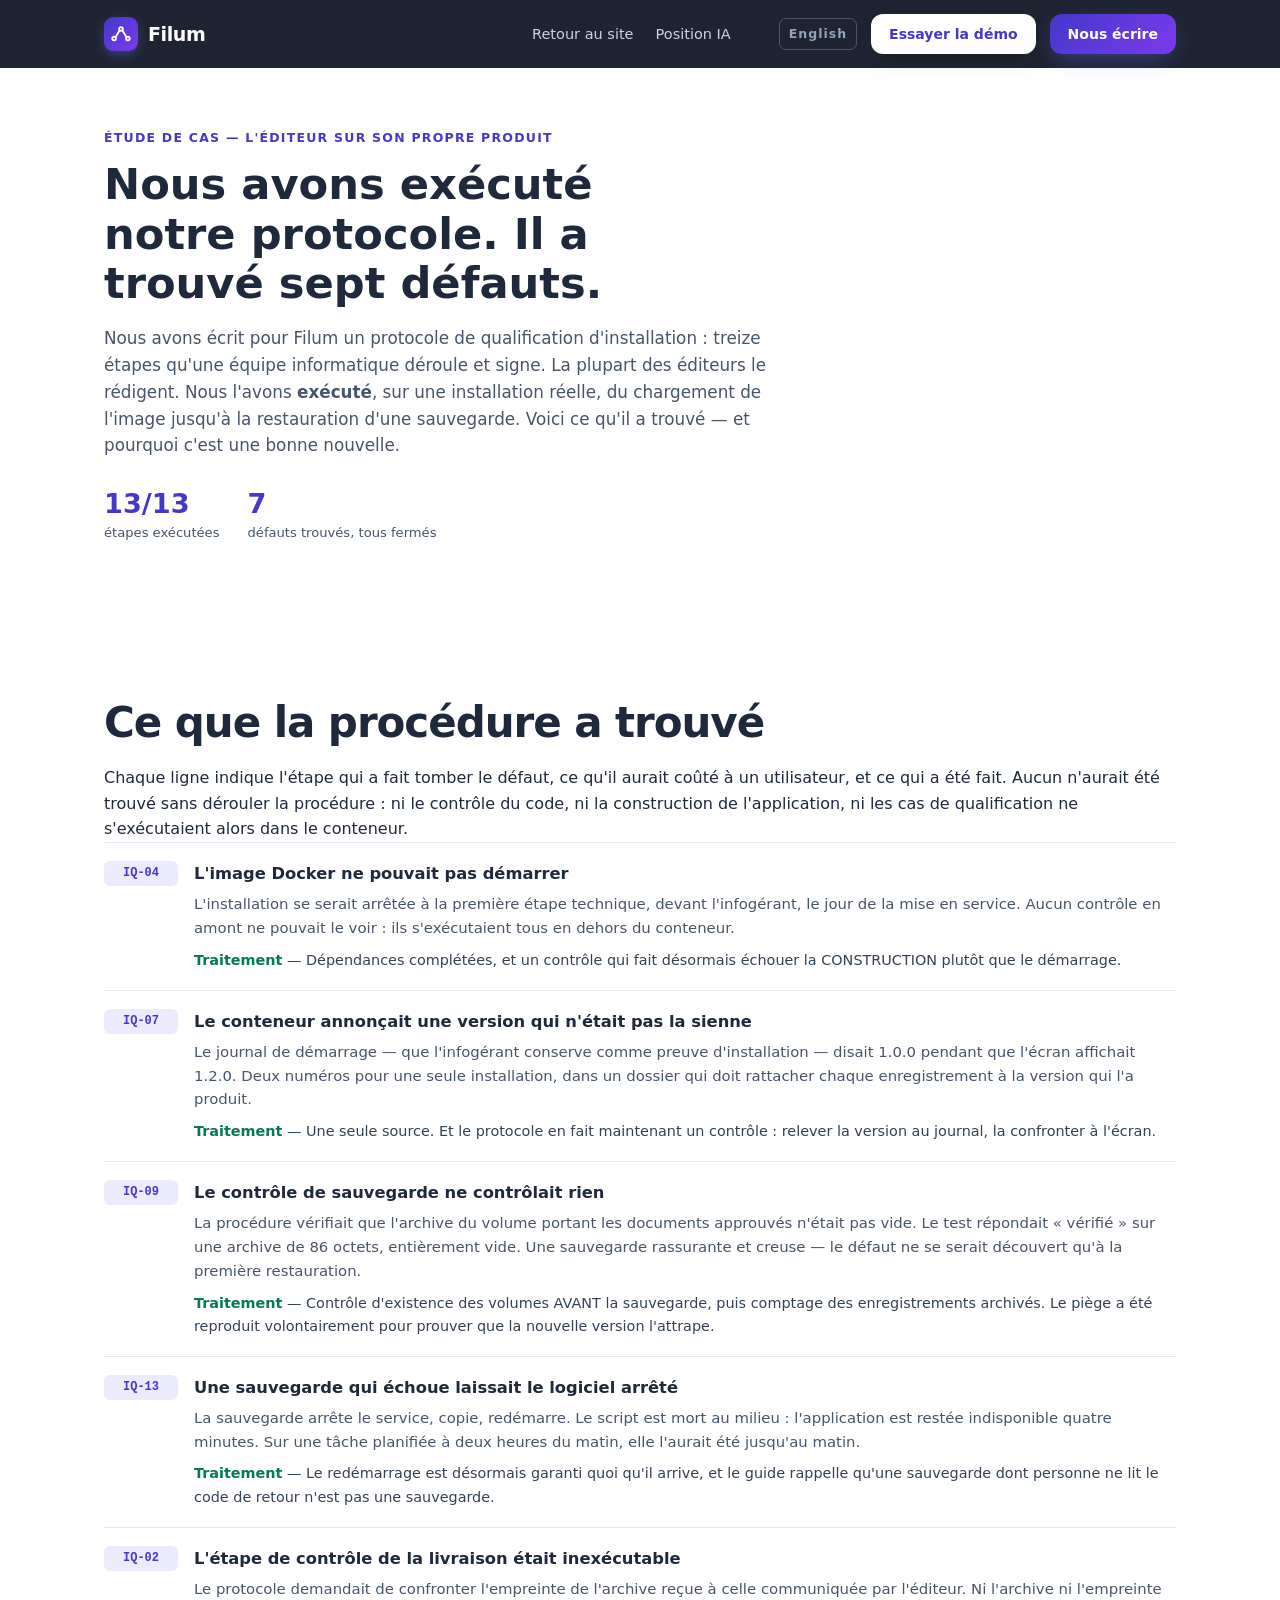
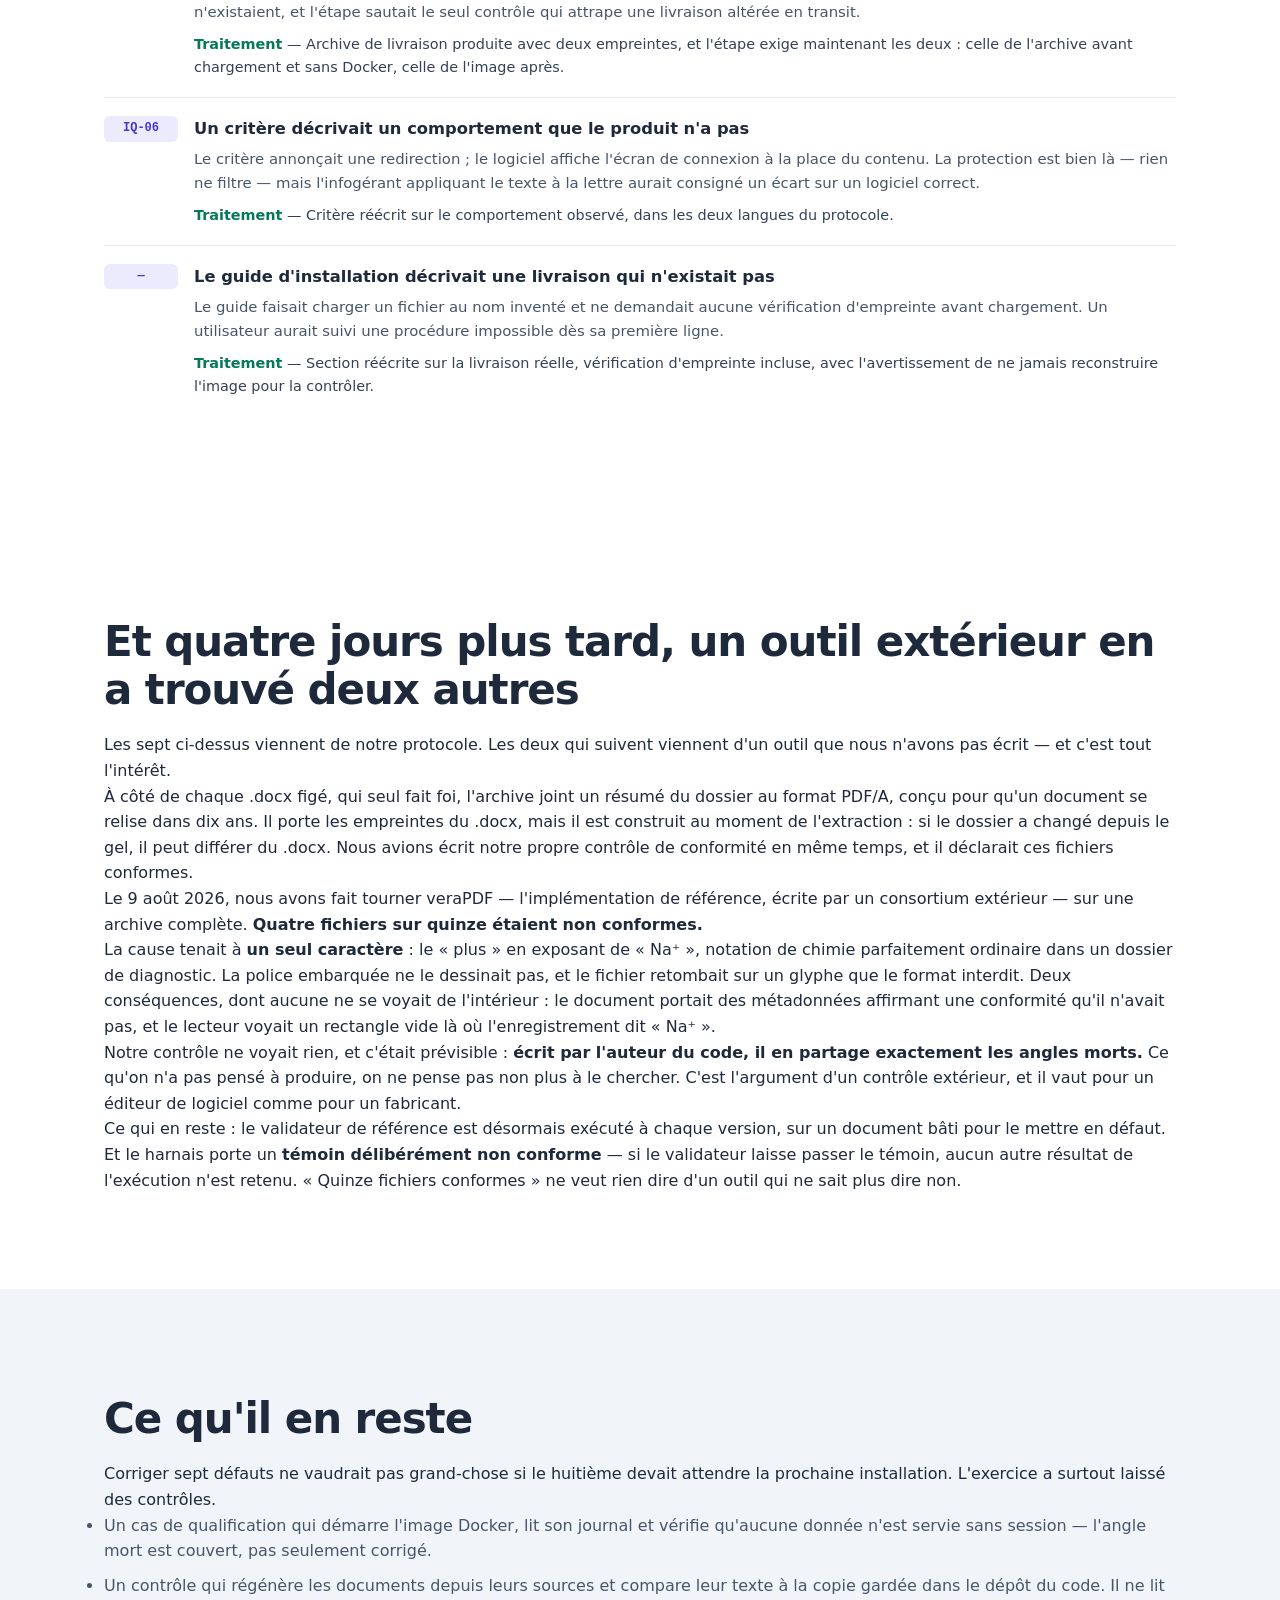
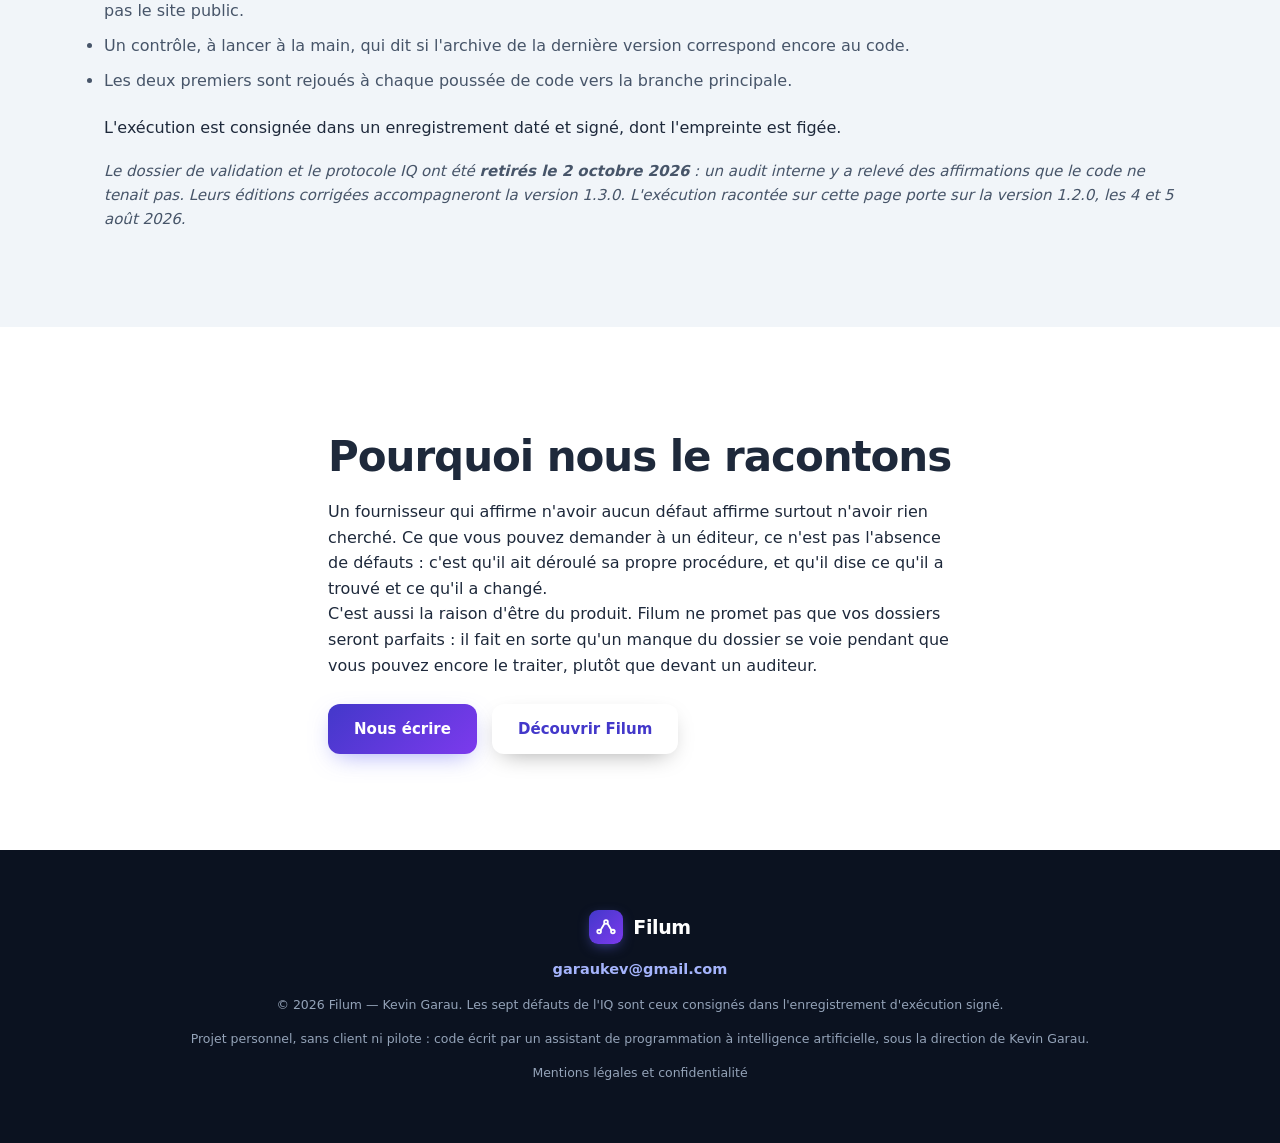
<file: validation.html>
<!DOCTYPE html>
<html lang="fr">
<head>
  <meta charset="UTF-8" />
  <meta name="viewport" content="width=device-width, initial-scale=1.0" />
  <title>Nous avons exécuté notre protocole. Il a trouvé sept défauts.</title>
  <meta name="description" content="L'éditeur de Filum a exécuté sur son propre logiciel le protocole de qualification d'installation qu'il a écrit. Les 7 défauts trouvés, ce qu'ils auraient coûté, et ce qui a été fait." />
  <link rel="icon" href="favicon.svg" type="image/svg+xml" />
  <link rel="stylesheet" href="styles.css" />
  <link rel="alternate" hreflang="fr" href="https://filum-app.github.io/validation.html" />
  <link rel="alternate" hreflang="en" href="https://filum-app.github.io/en/validation.html" />
  <link rel="alternate" hreflang="x-default" href="https://filum-app.github.io/validation.html" />
</head>
<body data-page="secondaire">

<nav id="nav">
  <div class="nav-inner">
    <a class="brand" href="index.html">
      <span class="brand-mark" aria-hidden="true">
        <svg viewBox="0 0 24 24" fill="none" stroke="white" stroke-width="2" stroke-linecap="round"><circle cx="4.5" cy="17" r="2"/><circle cx="12" cy="6.5" r="2"/><circle cx="19.5" cy="17" r="2"/><path d="M6 15.5 10.4 8.2M13.6 8.2 18 15.5"/></svg>
      </span>
      <span class="brand-name">Filum</span>
    </a>
    <div class="nav-links">
      <a href="index.html">Retour au site</a>
      <a href="ia.html">Position IA</a>
    </div>
    <div class="nav-right">
      <a class="lang-switch" href="en/validation.html" hreflang="en">English</a>
      <a class="btn btn-sm btn-light btn-demo" href="demo.html">Essayer la démo</a>
      <a class="btn btn-sm btn-primary" href="mailto:garaukev@gmail.com?subject=Filum">Nous écrire</a>
    </div>
  </div>
</nav>

<section class="cas-hero">
  <div class="container">
    <span class="cas-surtitre">Étude de cas — l'éditeur sur son propre produit</span>
    <h1>Nous avons exécuté notre protocole. Il a trouvé sept défauts.</h1>
    <p class="cas-chapo">Nous avons écrit pour Filum un protocole de qualification d'installation : treize étapes qu'une équipe informatique déroule et signe. La plupart des éditeurs le rédigent. Nous l'avons <strong>exécuté</strong>, sur une installation réelle, du chargement de l'image jusqu'à la restauration d'une sauvegarde. Voici ce qu'il a trouvé — et pourquoi c'est une bonne nouvelle.</p>
    <div class="cas-chiffres">
      <div class="cas-chiffre"><b>13/13</b><span>étapes exécutées</span></div>
      <div class="cas-chiffre"><b>7</b><span>défauts trouvés, tous fermés</span></div>
    </div>
  </div>
</section>

<section class="section">
  <div class="container">
    <h2>Ce que la procédure a trouvé</h2>
    <p class="lead">Chaque ligne indique l'étape qui a fait tomber le défaut, ce qu'il aurait coûté à un utilisateur, et ce qui a été fait. Aucun n'aurait été trouvé sans dérouler la procédure : ni le contrôle du code, ni la construction de l'application, ni les cas de qualification ne s'exécutaient alors dans le conteneur.</p>
    
      <article class="defaut">
        <div class="defaut-etape">IQ-04</div>
        <div class="defaut-corps">
          <h3>L'image Docker ne pouvait pas démarrer</h3>
          <p class="defaut-conseq">L'installation se serait arrêtée à la première étape technique, devant l'infogérant, le jour de la mise en service. Aucun contrôle en amont ne pouvait le voir : ils s'exécutaient tous en dehors du conteneur.</p>
          <p class="defaut-trait"><strong>Traitement</strong> — Dépendances complétées, et un contrôle qui fait désormais échouer la CONSTRUCTION plutôt que le démarrage.</p>
        </div>
      </article>
      <article class="defaut">
        <div class="defaut-etape">IQ-07</div>
        <div class="defaut-corps">
          <h3>Le conteneur annonçait une version qui n'était pas la sienne</h3>
          <p class="defaut-conseq">Le journal de démarrage — que l'infogérant conserve comme preuve d'installation — disait 1.0.0 pendant que l'écran affichait 1.2.0. Deux numéros pour une seule installation, dans un dossier qui doit rattacher chaque enregistrement à la version qui l'a produit.</p>
          <p class="defaut-trait"><strong>Traitement</strong> — Une seule source. Et le protocole en fait maintenant un contrôle : relever la version au journal, la confronter à l'écran.</p>
        </div>
      </article>
      <article class="defaut">
        <div class="defaut-etape">IQ-09</div>
        <div class="defaut-corps">
          <h3>Le contrôle de sauvegarde ne contrôlait rien</h3>
          <p class="defaut-conseq">La procédure vérifiait que l'archive du volume portant les documents approuvés n'était pas vide. Le test répondait « vérifié » sur une archive de 86 octets, entièrement vide. Une sauvegarde rassurante et creuse — le défaut ne se serait découvert qu'à la première restauration.</p>
          <p class="defaut-trait"><strong>Traitement</strong> — Contrôle d'existence des volumes AVANT la sauvegarde, puis comptage des enregistrements archivés. Le piège a été reproduit volontairement pour prouver que la nouvelle version l'attrape.</p>
        </div>
      </article>
      <article class="defaut">
        <div class="defaut-etape">IQ-13</div>
        <div class="defaut-corps">
          <h3>Une sauvegarde qui échoue laissait le logiciel arrêté</h3>
          <p class="defaut-conseq">La sauvegarde arrête le service, copie, redémarre. Le script est mort au milieu : l'application est restée indisponible quatre minutes. Sur une tâche planifiée à deux heures du matin, elle l'aurait été jusqu'au matin.</p>
          <p class="defaut-trait"><strong>Traitement</strong> — Le redémarrage est désormais garanti quoi qu'il arrive, et le guide rappelle qu'une sauvegarde dont personne ne lit le code de retour n'est pas une sauvegarde.</p>
        </div>
      </article>
      <article class="defaut">
        <div class="defaut-etape">IQ-02</div>
        <div class="defaut-corps">
          <h3>L'étape de contrôle de la livraison était inexécutable</h3>
          <p class="defaut-conseq">Le protocole demandait de confronter l'empreinte de l'archive reçue à celle communiquée par l'éditeur. Ni l'archive ni l'empreinte n'existaient, et l'étape sautait le seul contrôle qui attrape une livraison altérée en transit.</p>
          <p class="defaut-trait"><strong>Traitement</strong> — Archive de livraison produite avec deux empreintes, et l'étape exige maintenant les deux : celle de l'archive avant chargement et sans Docker, celle de l'image après.</p>
        </div>
      </article>
      <article class="defaut">
        <div class="defaut-etape">IQ-06</div>
        <div class="defaut-corps">
          <h3>Un critère décrivait un comportement que le produit n'a pas</h3>
          <p class="defaut-conseq">Le critère annonçait une redirection ; le logiciel affiche l'écran de connexion à la place du contenu. La protection est bien là — rien ne filtre — mais l'infogérant appliquant le texte à la lettre aurait consigné un écart sur un logiciel correct.</p>
          <p class="defaut-trait"><strong>Traitement</strong> — Critère réécrit sur le comportement observé, dans les deux langues du protocole.</p>
        </div>
      </article>
      <article class="defaut">
        <div class="defaut-etape">—</div>
        <div class="defaut-corps">
          <h3>Le guide d'installation décrivait une livraison qui n'existait pas</h3>
          <p class="defaut-conseq">Le guide faisait charger un fichier au nom inventé et ne demandait aucune vérification d'empreinte avant chargement. Un utilisateur aurait suivi une procédure impossible dès sa première ligne.</p>
          <p class="defaut-trait"><strong>Traitement</strong> — Section réécrite sur la livraison réelle, vérification d'empreinte incluse, avec l'avertissement de ne jamais reconstruire l'image pour la contrôler.</p>
        </div>
      </article>
  </div>
</section>

<section class="section">
  <div class="container">
    <h2>Et quatre jours plus tard, un outil extérieur en a trouvé deux autres</h2>
    <p class="lead">Les sept ci-dessus viennent de notre protocole. Les deux qui suivent viennent d'un outil que nous n'avons pas écrit — et c'est tout l'intérêt.</p>
    <p>À côté de chaque .docx figé, qui seul fait foi, l'archive joint un résumé du dossier au format PDF/A, conçu pour qu'un document se relise dans dix ans. Il porte les empreintes du .docx, mais il est construit au moment de l'extraction : si le dossier a changé depuis le gel, il peut différer du .docx. Nous avions écrit notre propre contrôle de conformité en même temps, et il déclarait ces fichiers conformes.</p>
    <p>Le 9 août 2026, nous avons fait tourner veraPDF — l'implémentation de référence, écrite par un consortium extérieur — sur une archive complète. <strong>Quatre fichiers sur quinze étaient non conformes.</strong></p>
    <p>La cause tenait à <strong>un seul caractère</strong> : le « plus » en exposant de « Na⁺ », notation de chimie parfaitement ordinaire dans un dossier de diagnostic. La police embarquée ne le dessinait pas, et le fichier retombait sur un glyphe que le format interdit. Deux conséquences, dont aucune ne se voyait de l'intérieur : le document portait des métadonnées affirmant une conformité qu'il n'avait pas, et le lecteur voyait un rectangle vide là où l'enregistrement dit « Na⁺ ».</p>
    <p>Notre contrôle ne voyait rien, et c'était prévisible : <strong>écrit par l'auteur du code, il en partage exactement les angles morts.</strong> Ce qu'on n'a pas pensé à produire, on ne pense pas non plus à le chercher. C'est l'argument d'un contrôle extérieur, et il vaut pour un éditeur de logiciel comme pour un fabricant.</p>
    <p>Ce qui en reste : le validateur de référence est désormais exécuté à chaque version, sur un document bâti pour le mettre en défaut. Et le harnais porte un <strong>témoin délibérément non conforme</strong> — si le validateur laisse passer le témoin, aucun autre résultat de l'exécution n'est retenu. « Quinze fichiers conformes » ne veut rien dire d'un outil qui ne sait plus dire non.</p>
  </div>
</section>

<section class="section section-tint">
  <div class="container">
    <h2>Ce qu'il en reste</h2>
    <p class="lead">Corriger sept défauts ne vaudrait pas grand-chose si le huitième devait attendre la prochaine installation. L'exercice a surtout laissé des contrôles.</p>
    <ul class="cas-acquis">
      <li>Un cas de qualification qui démarre l'image Docker, lit son journal et vérifie qu'aucune donnée n'est servie sans session — l'angle mort est couvert, pas seulement corrigé.</li>
      <li>Un contrôle qui régénère les documents depuis leurs sources et compare leur texte à la copie gardée dans le dépôt du code. Il ne lit pas le site public.</li>
      <li>Un contrôle, à lancer à la main, qui dit si l'archive de la dernière version correspond encore au code.</li>
      <li>Les deux premiers sont rejoués à chaque poussée de code vers la branche principale.</li>
    </ul>
    <p style="margin-top:22px">L'exécution est consignée dans un enregistrement daté et signé, dont l'empreinte est figée.</p>
    <p class="section-note">Le dossier de validation et le protocole IQ ont été <strong>retirés le 2 octobre 2026</strong> : un audit interne y a relevé des affirmations que le code ne tenait pas. Leurs éditions corrigées accompagneront la version 1.3.0. L'exécution racontée sur cette page porte sur la version 1.2.0, les 4 et 5 août 2026.</p>
  </div>
</section>

<section class="section">
  <div class="container container-lecture">
    <h2>Pourquoi nous le racontons</h2>
    <p>Un fournisseur qui affirme n'avoir aucun défaut affirme surtout n'avoir rien cherché. Ce que vous pouvez demander à un éditeur, ce n'est pas l'absence de défauts : c'est qu'il ait déroulé sa propre procédure, et qu'il dise ce qu'il a trouvé et ce qu'il a changé.</p>
    <p>C'est aussi la raison d'être du produit. Filum ne promet pas que vos dossiers seront parfaits : il fait en sorte qu'un manque du dossier se voie pendant que vous pouvez encore le traiter, plutôt que devant un auditeur.</p>
    <p style="margin-top:26px">
      <a class="btn btn-primary" href="mailto:garaukev@gmail.com?subject=Filum">Nous écrire</a>
      <a class="btn btn-light" href="index.html" style="margin-left:10px">Découvrir Filum</a>
    </p>
  </div>
</section>

<footer>
  <div class="container footer-inner">
    <div class="brand">
      <span class="brand-mark" aria-hidden="true">
        <svg viewBox="0 0 24 24" fill="none" stroke="white" stroke-width="2" stroke-linecap="round"><circle cx="4.5" cy="17" r="2"/><circle cx="12" cy="6.5" r="2"/><circle cx="19.5" cy="17" r="2"/><path d="M6 15.5 10.4 8.2M13.6 8.2 18 15.5"/></svg>
      </span>
      <span class="brand-name">Filum</span>
    </div>
    <p class="footer-contact"><a href="mailto:garaukev@gmail.com">garaukev@gmail.com</a></p>
    <p class="footer-legal">© 2026 Filum — Kevin Garau. Les sept défauts de l'IQ sont ceux consignés dans l'enregistrement d'exécution signé.</p>
    <p class="footer-legal">Projet personnel, sans client ni pilote : code écrit par un assistant de programmation à intelligence artificielle, sous la direction de Kevin Garau.</p>
    <p class="footer-legal"><a href="mentions-legales.html">Mentions légales et confidentialité</a></p>
  </div>
</footer>

</body>
</html>
</file>
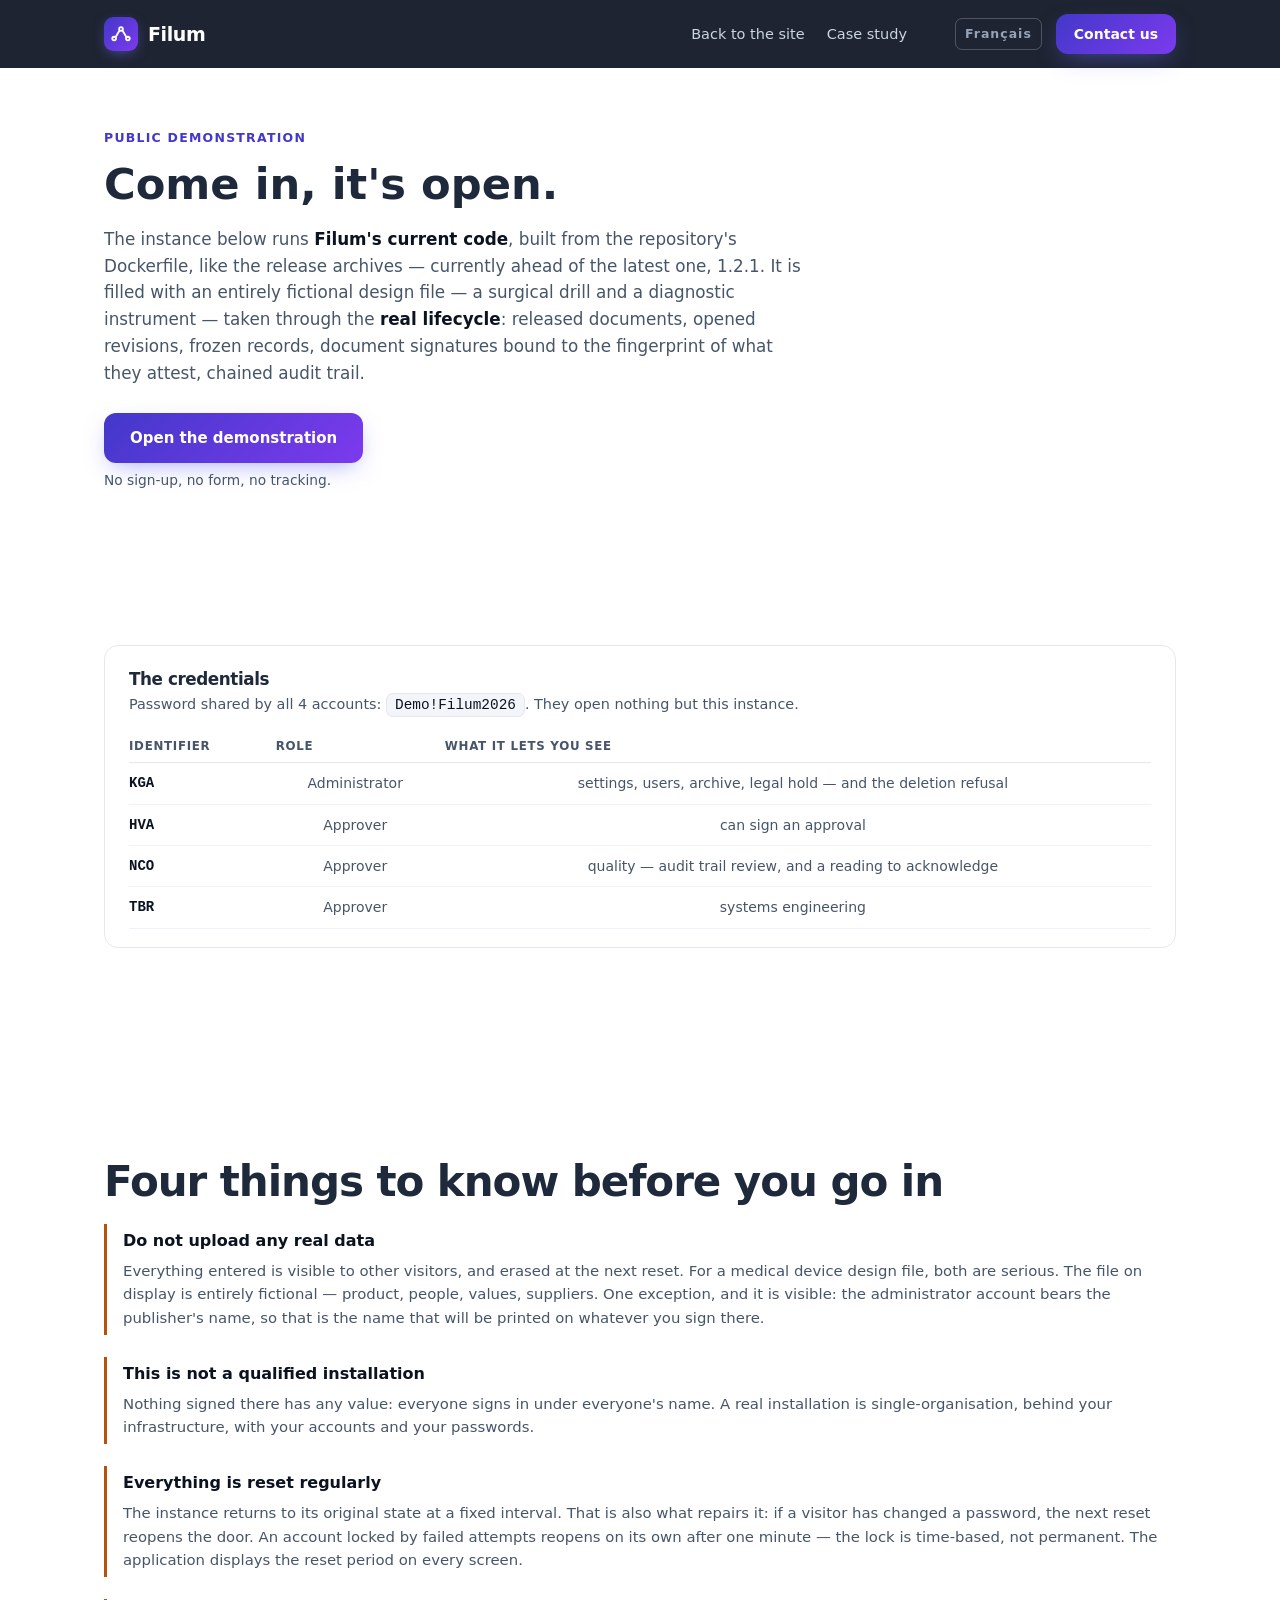
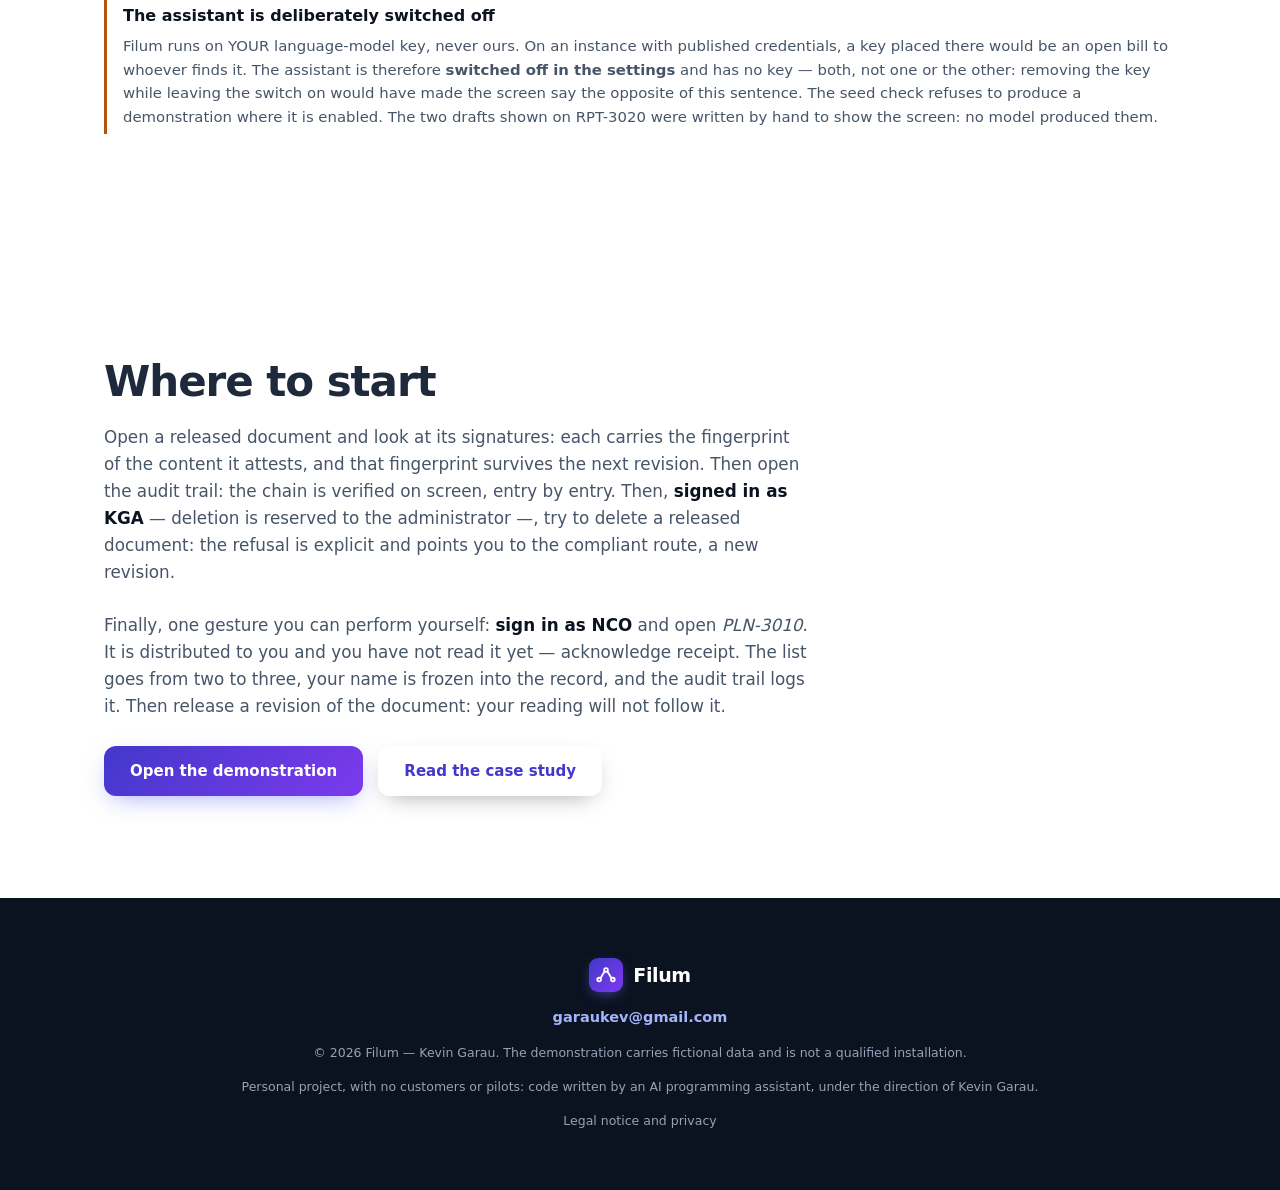
<file: en/demo.html>
<!DOCTYPE html>
<html lang="en">
<head>
  <meta charset="UTF-8" />
  <meta name="viewport" content="width=device-width, initial-scale=1.0" />
  <title>Try Filum — public demonstration</title>
  <meta name="description" content="A public instance of Filum, filled with an entirely fictional design file taken through the real lifecycle. Published credentials, data erased periodically." />
  <link rel="icon" href="../favicon.svg" type="image/svg+xml" />
  <link rel="stylesheet" href="../styles.css" />
  <link rel="alternate" hreflang="fr" href="https://filum-app.github.io/demo.html" />
  <link rel="alternate" hreflang="en" href="https://filum-app.github.io/en/demo.html" />
  <link rel="alternate" hreflang="x-default" href="https://filum-app.github.io/demo.html" />
</head>
<body data-page="secondaire">

<nav id="nav">
  <div class="nav-inner">
    <a class="brand" href="index.html">
      <span class="brand-mark" aria-hidden="true">
        <svg viewBox="0 0 24 24" fill="none" stroke="white" stroke-width="2" stroke-linecap="round"><circle cx="4.5" cy="17" r="2"/><circle cx="12" cy="6.5" r="2"/><circle cx="19.5" cy="17" r="2"/><path d="M6 15.5 10.4 8.2M13.6 8.2 18 15.5"/></svg>
      </span>
      <span class="brand-name">Filum</span>
    </a>
    <div class="nav-links">
      <a href="index.html">Back to the site</a>
      <a href="validation.html">Case study</a>
    </div>
    <div class="nav-right">
      <a class="lang-switch" href="../demo.html" hreflang="fr">Français</a>
      <a class="btn btn-sm btn-primary" href="mailto:garaukev@gmail.com?subject=Filum">Contact us</a>
    </div>
  </div>
</nav>

<section class="demo-hero">
  <div class="container">
    <span class="demo-surtitre">Public demonstration</span>
    <h1>Come in, it's open.</h1>
    <p class="demo-chapo">The instance below runs <strong>Filum's current code</strong>, built from the repository's Dockerfile, like the release archives — currently ahead of the latest one, 1.2.1. It is filled with an entirely fictional design file — a surgical drill and a diagnostic instrument — taken through the <strong>real lifecycle</strong>: released documents, opened revisions, frozen records, document signatures bound to the fingerprint of what they attest, chained audit trail.</p>
    <p class="demo-cta">
      <a class="btn btn-primary" href="https://vmi3453479.contaboserver.net" rel="nofollow noopener">Open the demonstration</a>
    </p>
    <p class="demo-note">No sign-up, no form, no tracking.</p>
  </div>
</section>

<section class="section">
  <div class="container">
    <div class="demo-cles">
      <h2>The credentials</h2>
      <p class="sous">Password shared by all 4 accounts: <span class="demo-mdp">Demo!Filum2026</span>. They open nothing but this instance.</p>
      <table class="demo-comptes">
        <thead>
          <tr>
            <th>Identifier</th>
            <th>Role</th>
            <th>What it lets you see</th>
          </tr>
        </thead>
        <tbody>
          <tr><td class="ident">KGA</td><td>Administrator</td><td>settings, users, archive, legal hold — and the deletion refusal</td></tr>
          <tr><td class="ident">HVA</td><td>Approver</td><td>can sign an approval</td></tr>
          <tr><td class="ident">NCO</td><td>Approver</td><td>quality — audit trail review, and a reading to acknowledge</td></tr>
          <tr><td class="ident">TBR</td><td>Approver</td><td>systems engineering</td></tr>
        </tbody>
      </table>
    </div>
  </div>
</section>

<section class="section">
  <div class="container">
    <h2 class="section-title">Four things to know before you go in</h2>
    <div class="avert"><h3>Do not upload any real data</h3><p>Everything entered is visible to other visitors, and erased at the next reset. For a medical device design file, both are serious. The file on display is entirely fictional — product, people, values, suppliers. One exception, and it is visible: the administrator account bears the publisher's name, so that is the name that will be printed on whatever you sign there.</p></div>
    <div class="avert"><h3>This is not a qualified installation</h3><p>Nothing signed there has any value: everyone signs in under everyone's name. A real installation is single-organisation, behind your infrastructure, with your accounts and your passwords.</p></div>
    <div class="avert"><h3>Everything is reset regularly</h3><p>The instance returns to its original state at a fixed interval. That is also what repairs it: if a visitor has changed a password, the next reset reopens the door. An account locked by failed attempts reopens on its own after one minute — the lock is time-based, not permanent. The application displays the reset period on every screen.</p></div>
    <div class="avert"><h3>The assistant is deliberately switched off</h3><p>Filum runs on YOUR language-model key, never ours. On an instance with published credentials, a key placed there would be an open bill to whoever finds it. The assistant is therefore <strong>switched off in the settings</strong> and has no key — both, not one or the other: removing the key while leaving the switch on would have made the screen say the opposite of this sentence. The seed check refuses to produce a demonstration where it is enabled. The two drafts shown on RPT-3020 were written by hand to show the screen: no model produced them.</p></div>
  </div>
</section>

<section class="section">
  <div class="container">
    <h2 class="section-title">Where to start</h2>
    <p class="demo-chapo">Open a released document and look at its signatures: each carries the fingerprint of the content it attests, and that fingerprint survives the next revision. Then open the audit trail: the chain is verified on screen, entry by entry. Then, <strong>signed in as KGA</strong> — deletion is reserved to the administrator —, try to delete a released document: the refusal is explicit and points you to the compliant route, a new revision.<br /><br />Finally, one gesture you can perform yourself: <strong>sign in as NCO</strong> and open <em>PLN-3010</em>. It is distributed to you and you have not read it yet — acknowledge receipt. The list goes from two to three, your name is frozen into the record, and the audit trail logs it. Then release a revision of the document: your reading will not follow it.</p>
    <p class="demo-cta">
      <a class="btn btn-primary" href="https://vmi3453479.contaboserver.net" rel="nofollow noopener">Open the demonstration</a>
      <a class="btn btn-light" href="validation.html" style="margin-left:10px">Read the case study</a>
    </p>
  </div>
</section>

<footer>
  <div class="container footer-inner">
    <div class="brand">
      <span class="brand-mark" aria-hidden="true">
        <svg viewBox="0 0 24 24" fill="none" stroke="white" stroke-width="2" stroke-linecap="round"><circle cx="4.5" cy="17" r="2"/><circle cx="12" cy="6.5" r="2"/><circle cx="19.5" cy="17" r="2"/><path d="M6 15.5 10.4 8.2M13.6 8.2 18 15.5"/></svg>
      </span>
      <span class="brand-name">Filum</span>
    </div>
    <p class="footer-contact"><a href="mailto:garaukev@gmail.com">garaukev@gmail.com</a></p>
    <p class="footer-legal">© 2026 Filum — Kevin Garau. The demonstration carries fictional data and is not a qualified installation.</p>
    <p class="footer-legal">Personal project, with no customers or pilots: code written by an AI programming assistant, under the direction of Kevin Garau.</p>
    <p class="footer-legal"><a href="legal.html">Legal notice and privacy</a></p>
  </div>
</footer>

</body>
</html>
</file>
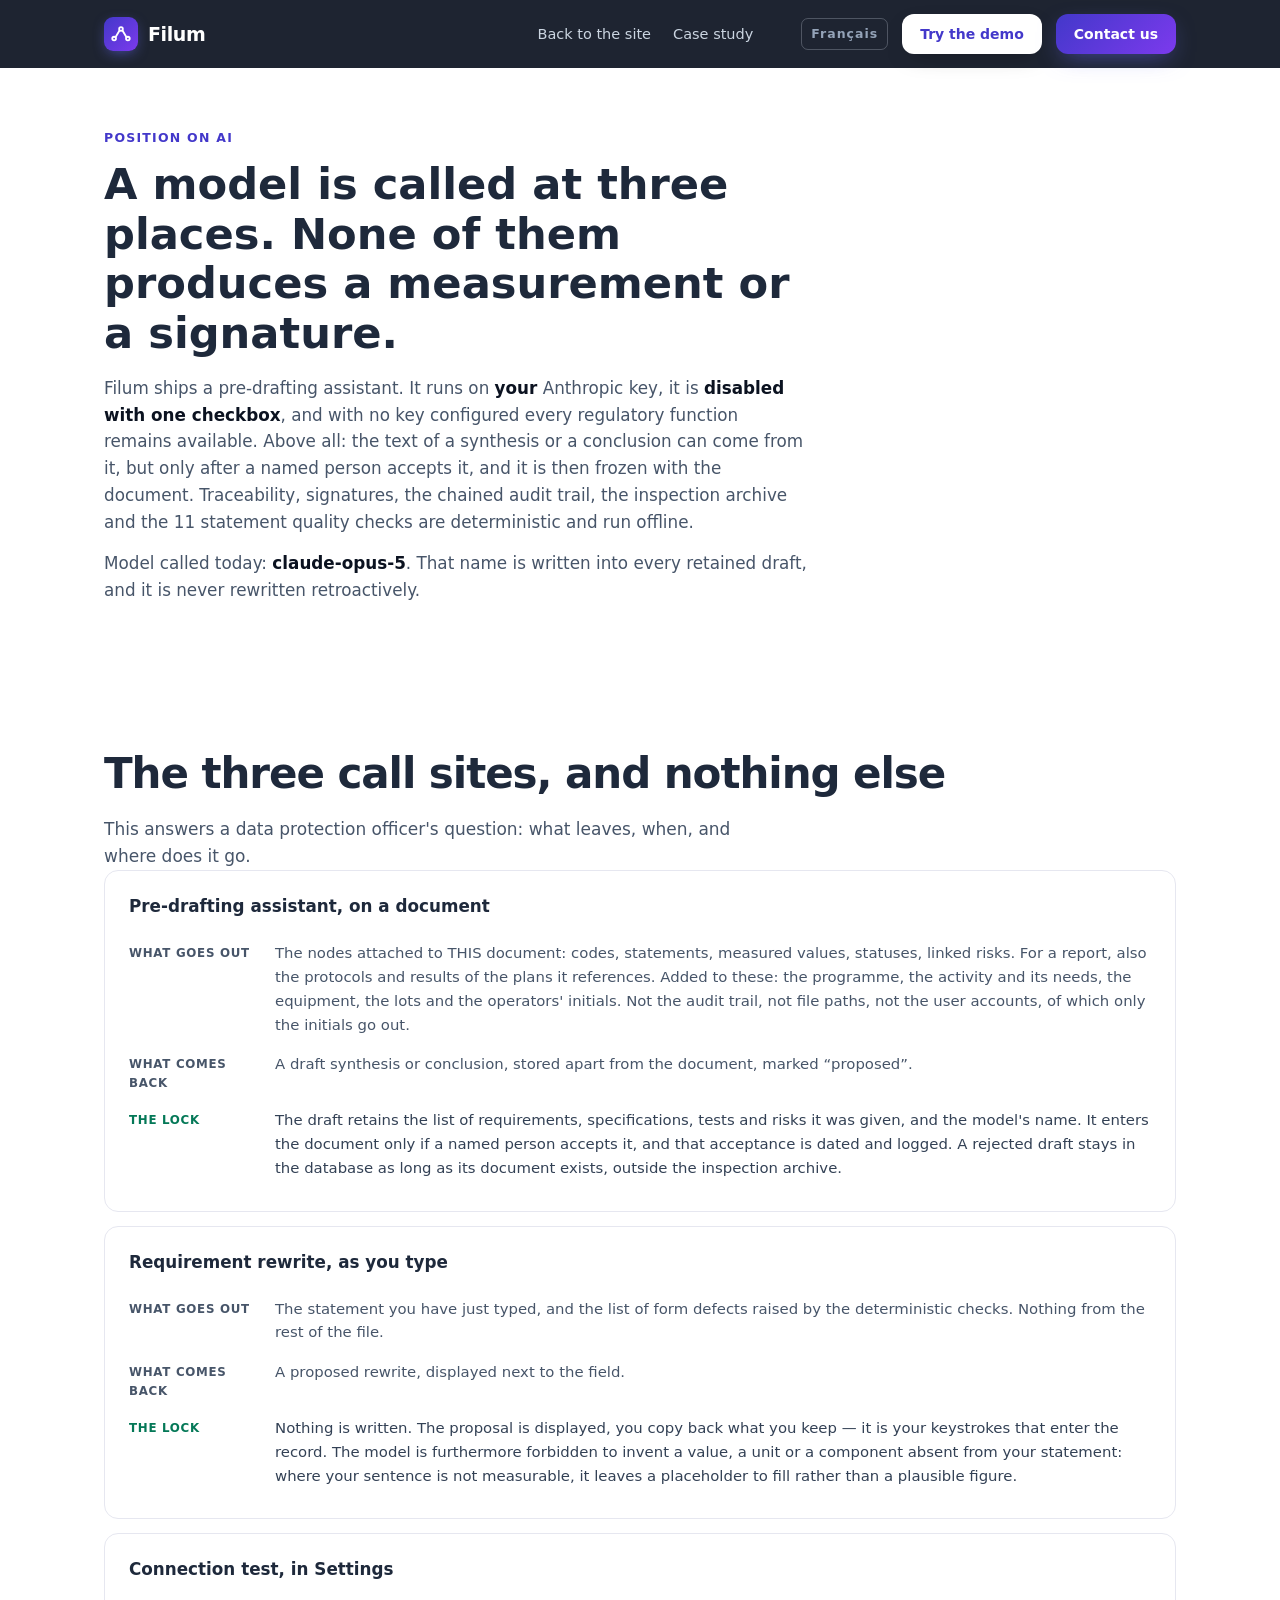
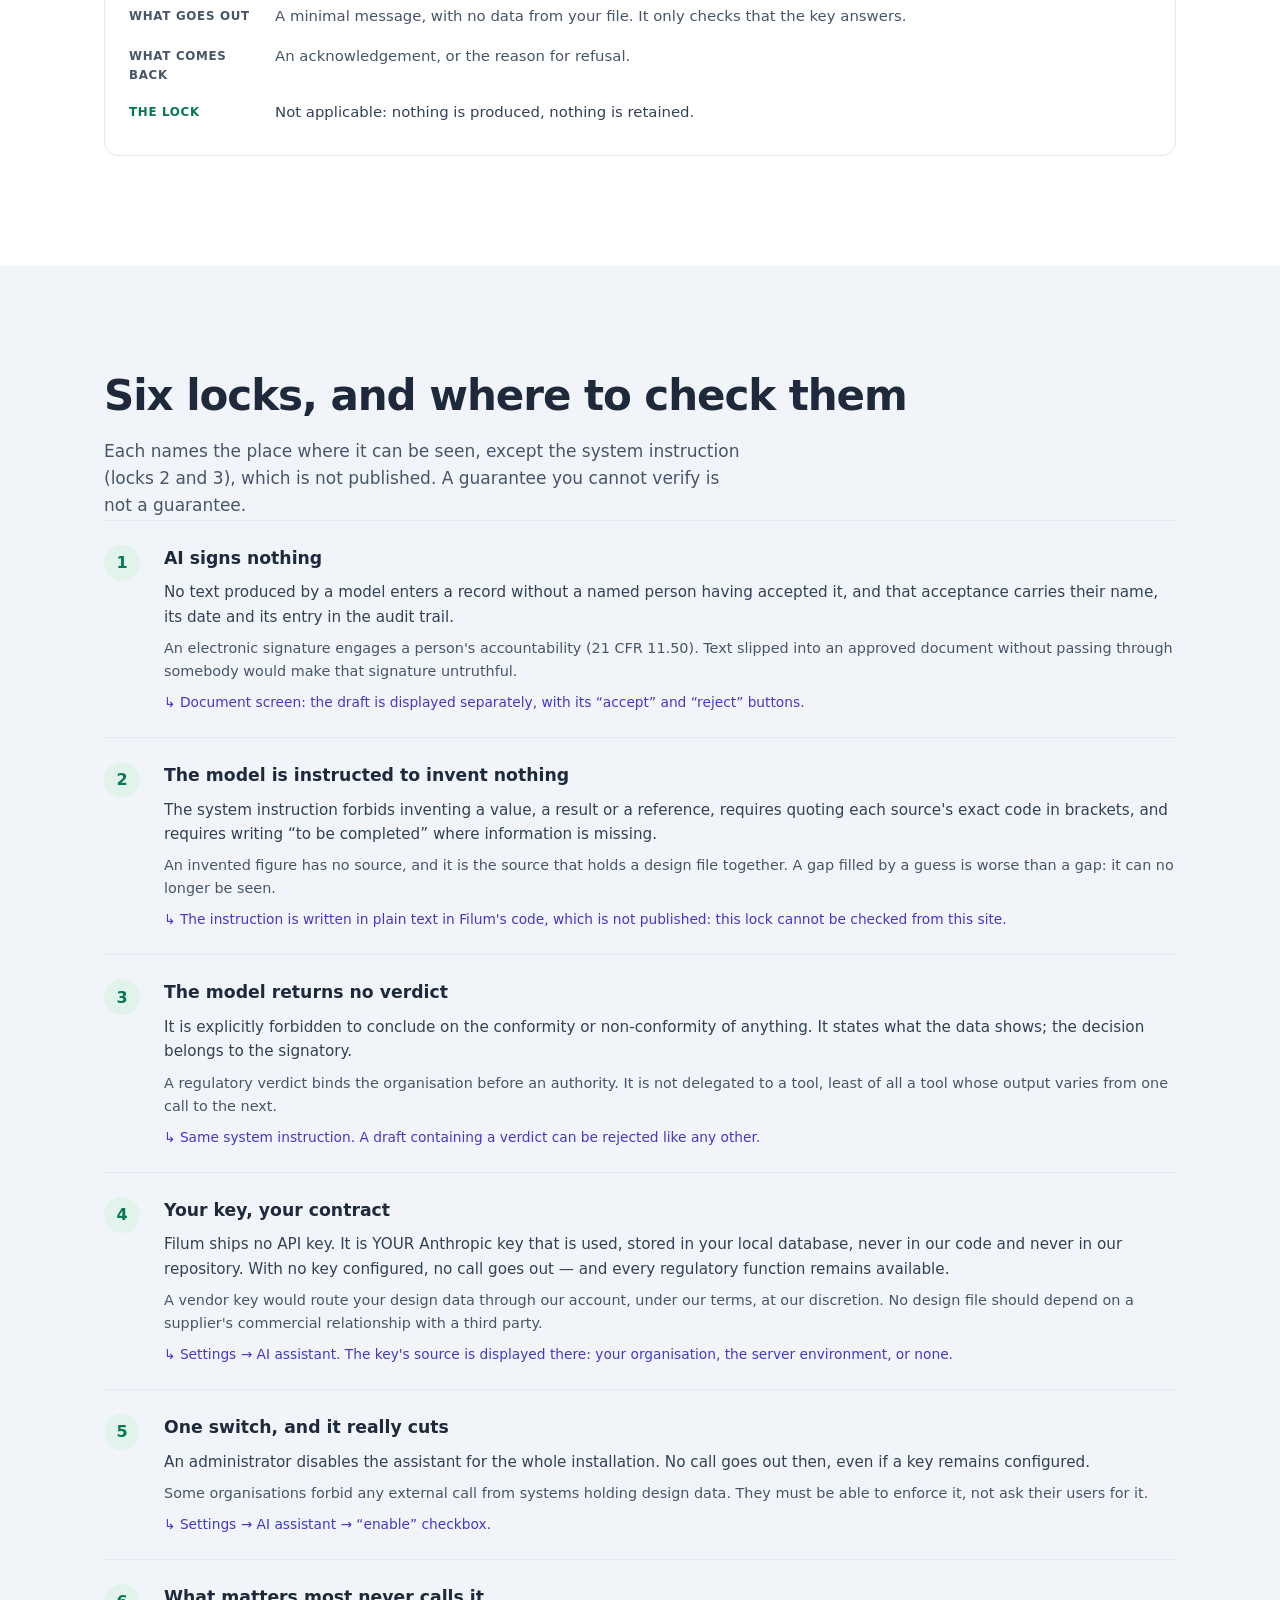
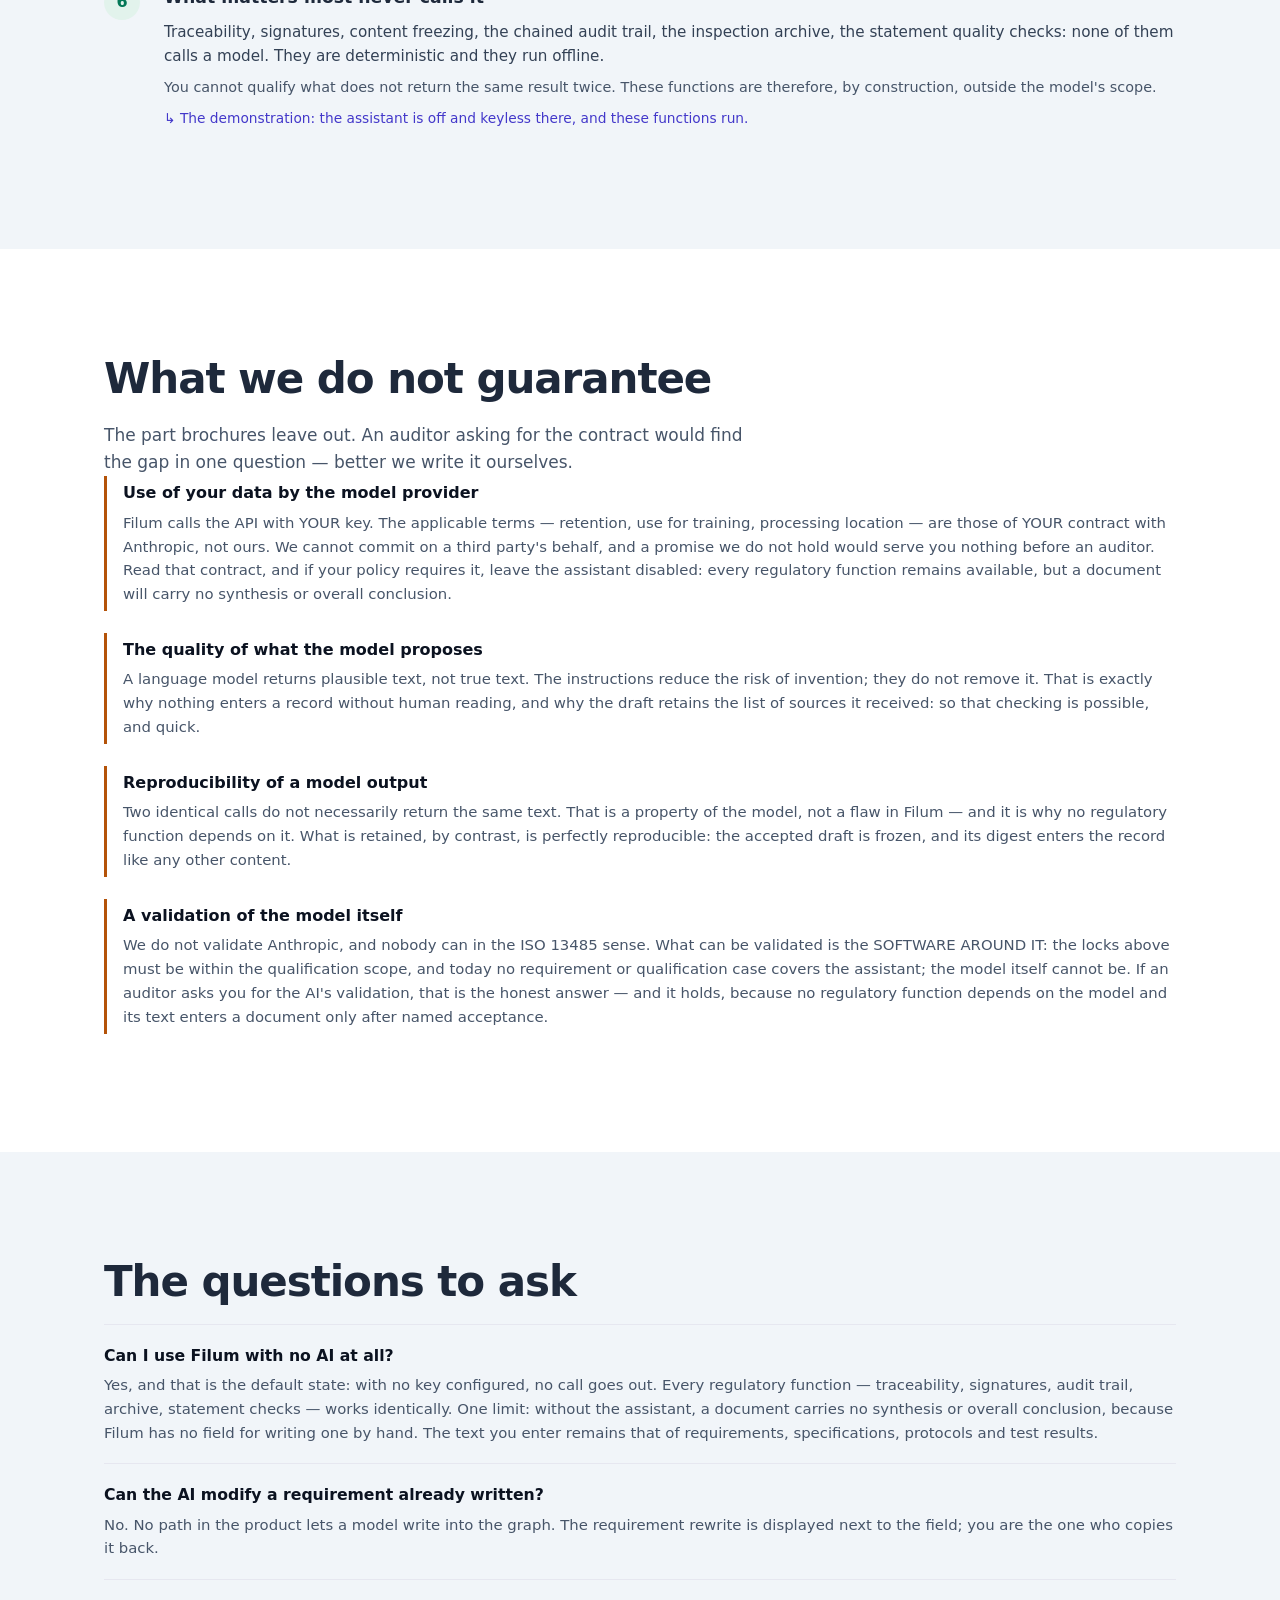
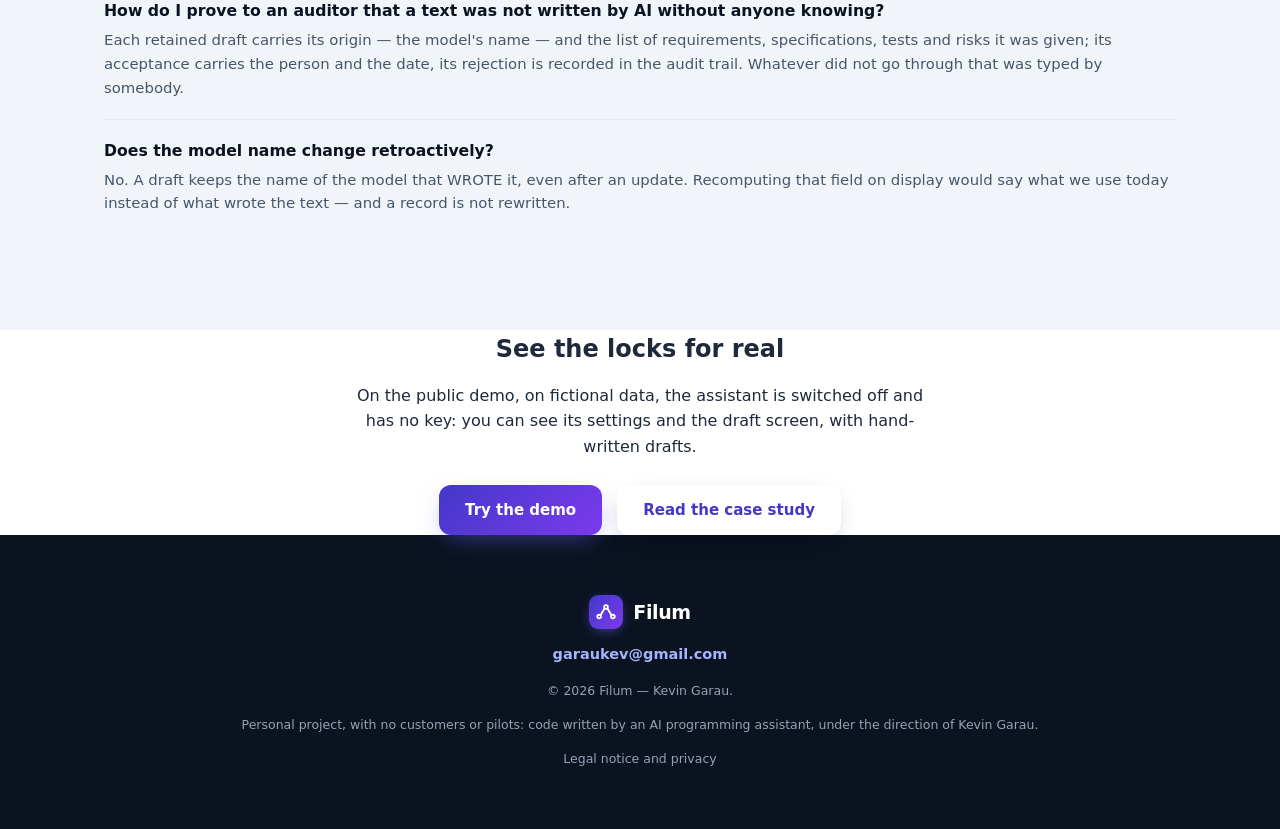
<file: en/ia.html>
<!DOCTYPE html>
<html lang="en">
<head>
  <meta charset="UTF-8" />
  <meta name="viewport" content="width=device-width, initial-scale=1.0" />
  <title>AI in Filum — three call sites, and what we do not guarantee</title>
  <meta name="description" content="A language model is called at three places in Filum, never elsewhere. It signs nothing, writes nothing without human reading, and enters no regulatory function. Your key, your contract." />
  <link rel="icon" href="../favicon.svg" type="image/svg+xml" />
  <link rel="stylesheet" href="../styles.css" />
  <link rel="alternate" hreflang="fr" href="https://filum-app.github.io/ia.html" />
  <link rel="alternate" hreflang="en" href="https://filum-app.github.io/en/ia.html" />
  <link rel="alternate" hreflang="x-default" href="https://filum-app.github.io/ia.html" />
</head>
<body data-page="secondaire">

<nav id="nav">
  <div class="nav-inner">
    <a class="brand" href="index.html">
      <span class="brand-mark" aria-hidden="true">
        <svg viewBox="0 0 24 24" fill="none" stroke="white" stroke-width="2" stroke-linecap="round"><circle cx="4.5" cy="17" r="2"/><circle cx="12" cy="6.5" r="2"/><circle cx="19.5" cy="17" r="2"/><path d="M6 15.5 10.4 8.2M13.6 8.2 18 15.5"/></svg>
      </span>
      <span class="brand-name">Filum</span>
    </a>
    <div class="nav-links">
      <a href="index.html">Back to the site</a>
      <a href="validation.html">Case study</a>
    </div>
    <div class="nav-right">
      <a class="lang-switch" href="../ia.html" hreflang="fr">Français</a>
      <a class="btn btn-sm btn-light btn-demo" href="demo.html">Try the demo</a>
      <a class="btn btn-sm btn-primary" href="mailto:garaukev@gmail.com?subject=Filum">Contact us</a>
    </div>
  </div>
</nav>

<section class="ia-hero">
  <div class="container">
    <span class="ia-surtitre">Position on AI</span>
    <h1>A model is called at three places. None of them produces a measurement or a signature.</h1>
    <p class="ia-chapo">Filum ships a pre-drafting assistant. It runs on <strong>your</strong> Anthropic key, it is <strong>disabled with one checkbox</strong>, and with no key configured every regulatory function remains available. Above all: the text of a synthesis or a conclusion can come from it, but only after a named person accepts it, and it is then frozen with the document. Traceability, signatures, the chained audit trail, the inspection archive and the 11 statement quality checks are deterministic and run offline.</p>
    <p class="ia-chapo" style="margin-top:14px">Model called today: <strong>claude-opus-5</strong>. That name is written into every retained draft, and it is never rewritten retroactively.</p>
  </div>
</section>

<section class="section">
  <div class="container">
    <h2>The three call sites, and nothing else</h2>
    <p class="section-sub">This answers a data protection officer's question: what leaves, when, and where does it go.</p>
    
    <div class="ia-appel">
      <h3>Pre-drafting assistant, on a document</h3>
      <dl>
        <div class="ia-ligne"><dt>What goes out</dt><dd>The nodes attached to THIS document: codes, statements, measured values, statuses, linked risks. For a report, also the protocols and results of the plans it references. Added to these: the programme, the activity and its needs, the equipment, the lots and the operators' initials. Not the audit trail, not file paths, not the user accounts, of which only the initials go out.</dd></div>
        <div class="ia-ligne"><dt>What comes back</dt><dd>A draft synthesis or conclusion, stored apart from the document, marked “proposed”.</dd></div>
        <div class="ia-ligne ia-verrou"><dt>The lock</dt><dd>The draft retains the list of requirements, specifications, tests and risks it was given, and the model's name. It enters the document only if a named person accepts it, and that acceptance is dated and logged. A rejected draft stays in the database as long as its document exists, outside the inspection archive.</dd></div>
      </dl>
    </div>
    <div class="ia-appel">
      <h3>Requirement rewrite, as you type</h3>
      <dl>
        <div class="ia-ligne"><dt>What goes out</dt><dd>The statement you have just typed, and the list of form defects raised by the deterministic checks. Nothing from the rest of the file.</dd></div>
        <div class="ia-ligne"><dt>What comes back</dt><dd>A proposed rewrite, displayed next to the field.</dd></div>
        <div class="ia-ligne ia-verrou"><dt>The lock</dt><dd>Nothing is written. The proposal is displayed, you copy back what you keep — it is your keystrokes that enter the record. The model is furthermore forbidden to invent a value, a unit or a component absent from your statement: where your sentence is not measurable, it leaves a placeholder to fill rather than a plausible figure.</dd></div>
      </dl>
    </div>
    <div class="ia-appel">
      <h3>Connection test, in Settings</h3>
      <dl>
        <div class="ia-ligne"><dt>What goes out</dt><dd>A minimal message, with no data from your file. It only checks that the key answers.</dd></div>
        <div class="ia-ligne"><dt>What comes back</dt><dd>An acknowledgement, or the reason for refusal.</dd></div>
        <div class="ia-ligne ia-verrou"><dt>The lock</dt><dd>Not applicable: nothing is produced, nothing is retained.</dd></div>
      </dl>
    </div>
  </div>
</section>

<section class="section section-tint">
  <div class="container">
    <h2>Six locks, and where to check them</h2>
    <p class="section-sub">Each names the place where it can be seen, except the system instruction (locks 2 and 3), which is not published. A guarantee you cannot verify is not a guarantee.</p>
    
    <div class="verrou">
      <span class="verrou-puce">1</span>
      <div>
        <h3>AI signs nothing</h3>
        <p class="v-quoi">No text produced by a model enters a record without a named person having accepted it, and that acceptance carries their name, its date and its entry in the audit trail.</p>
        <p class="v-pourquoi">An electronic signature engages a person's accountability (21 CFR 11.50). Text slipped into an approved document without passing through somebody would make that signature untruthful.</p>
        <p class="v-ou">↳ Document screen: the draft is displayed separately, with its “accept” and “reject” buttons.</p>
      </div>
    </div>
    <div class="verrou">
      <span class="verrou-puce">2</span>
      <div>
        <h3>The model is instructed to invent nothing</h3>
        <p class="v-quoi">The system instruction forbids inventing a value, a result or a reference, requires quoting each source's exact code in brackets, and requires writing “to be completed” where information is missing.</p>
        <p class="v-pourquoi">An invented figure has no source, and it is the source that holds a design file together. A gap filled by a guess is worse than a gap: it can no longer be seen.</p>
        <p class="v-ou">↳ The instruction is written in plain text in Filum's code, which is not published: this lock cannot be checked from this site.</p>
      </div>
    </div>
    <div class="verrou">
      <span class="verrou-puce">3</span>
      <div>
        <h3>The model returns no verdict</h3>
        <p class="v-quoi">It is explicitly forbidden to conclude on the conformity or non-conformity of anything. It states what the data shows; the decision belongs to the signatory.</p>
        <p class="v-pourquoi">A regulatory verdict binds the organisation before an authority. It is not delegated to a tool, least of all a tool whose output varies from one call to the next.</p>
        <p class="v-ou">↳ Same system instruction. A draft containing a verdict can be rejected like any other.</p>
      </div>
    </div>
    <div class="verrou">
      <span class="verrou-puce">4</span>
      <div>
        <h3>Your key, your contract</h3>
        <p class="v-quoi">Filum ships no API key. It is YOUR Anthropic key that is used, stored in your local database, never in our code and never in our repository. With no key configured, no call goes out — and every regulatory function remains available.</p>
        <p class="v-pourquoi">A vendor key would route your design data through our account, under our terms, at our discretion. No design file should depend on a supplier's commercial relationship with a third party.</p>
        <p class="v-ou">↳ Settings → AI assistant. The key's source is displayed there: your organisation, the server environment, or none.</p>
      </div>
    </div>
    <div class="verrou">
      <span class="verrou-puce">5</span>
      <div>
        <h3>One switch, and it really cuts</h3>
        <p class="v-quoi">An administrator disables the assistant for the whole installation. No call goes out then, even if a key remains configured.</p>
        <p class="v-pourquoi">Some organisations forbid any external call from systems holding design data. They must be able to enforce it, not ask their users for it.</p>
        <p class="v-ou">↳ Settings → AI assistant → “enable” checkbox.</p>
      </div>
    </div>
    <div class="verrou">
      <span class="verrou-puce">6</span>
      <div>
        <h3>What matters most never calls it</h3>
        <p class="v-quoi">Traceability, signatures, content freezing, the chained audit trail, the inspection archive, the statement quality checks: none of them calls a model. They are deterministic and they run offline.</p>
        <p class="v-pourquoi">You cannot qualify what does not return the same result twice. These functions are therefore, by construction, outside the model's scope.</p>
        <p class="v-ou">↳ The demonstration: the assistant is off and keyless there, and these functions run.</p>
      </div>
    </div>
  </div>
</section>

<section class="section">
  <div class="container">
    <h2>What we do not guarantee</h2>
    <p class="section-sub">The part brochures leave out. An auditor asking for the contract would find the gap in one question — better we write it ourselves.</p>
    
    <div class="limite">
      <h3>Use of your data by the model provider</h3>
      <p>Filum calls the API with YOUR key. The applicable terms — retention, use for training, processing location — are those of YOUR contract with Anthropic, not ours. We cannot commit on a third party's behalf, and a promise we do not hold would serve you nothing before an auditor. Read that contract, and if your policy requires it, leave the assistant disabled: every regulatory function remains available, but a document will carry no synthesis or overall conclusion.</p>
    </div>
    <div class="limite">
      <h3>The quality of what the model proposes</h3>
      <p>A language model returns plausible text, not true text. The instructions reduce the risk of invention; they do not remove it. That is exactly why nothing enters a record without human reading, and why the draft retains the list of sources it received: so that checking is possible, and quick.</p>
    </div>
    <div class="limite">
      <h3>Reproducibility of a model output</h3>
      <p>Two identical calls do not necessarily return the same text. That is a property of the model, not a flaw in Filum — and it is why no regulatory function depends on it. What is retained, by contrast, is perfectly reproducible: the accepted draft is frozen, and its digest enters the record like any other content.</p>
    </div>
    <div class="limite">
      <h3>A validation of the model itself</h3>
      <p>We do not validate Anthropic, and nobody can in the ISO 13485 sense. What can be validated is the SOFTWARE AROUND IT: the locks above must be within the qualification scope, and today no requirement or qualification case covers the assistant; the model itself cannot be. If an auditor asks you for the AI's validation, that is the honest answer — and it holds, because no regulatory function depends on the model and its text enters a document only after named acceptance.</p>
    </div>
  </div>
</section>

<section class="section section-tint">
  <div class="container">
    <h2>The questions to ask</h2>
    
    <div class="qr">
      <h3>Can I use Filum with no AI at all?</h3>
      <p>Yes, and that is the default state: with no key configured, no call goes out. Every regulatory function — traceability, signatures, audit trail, archive, statement checks — works identically. One limit: without the assistant, a document carries no synthesis or overall conclusion, because Filum has no field for writing one by hand. The text you enter remains that of requirements, specifications, protocols and test results.</p>
    </div>
    <div class="qr">
      <h3>Can the AI modify a requirement already written?</h3>
      <p>No. No path in the product lets a model write into the graph. The requirement rewrite is displayed next to the field; you are the one who copies it back.</p>
    </div>
    <div class="qr">
      <h3>How do I prove to an auditor that a text was not written by AI without anyone knowing?</h3>
      <p>Each retained draft carries its origin — the model's name — and the list of requirements, specifications, tests and risks it was given; its acceptance carries the person and the date, its rejection is recorded in the audit trail. Whatever did not go through that was typed by somebody.</p>
    </div>
    <div class="qr">
      <h3>Does the model name change retroactively?</h3>
      <p>No. A draft keeps the name of the model that WROTE it, even after an update. Recomputing that field on display would say what we use today instead of what wrote the text — and a record is not rewritten.</p>
    </div>
  </div>
</section>

<section class="cta">
  <div class="container" style="text-align:center">
    <h2>See the locks for real</h2>
    <p class="lead-centre">On the public demo, on fictional data, the assistant is switched off and has no key: you can see its settings and the draft screen, with hand-written drafts.</p>
    <p>
      <a class="btn btn-primary" href="demo.html">Try the demo</a>
      <a class="btn btn-light" href="validation.html" style="margin-left:10px">Read the case study</a>
    </p>
  </div>
</section>

<footer>
  <div class="container footer-inner">
    <div class="brand">
      <span class="brand-mark" aria-hidden="true">
        <svg viewBox="0 0 24 24" fill="none" stroke="white" stroke-width="2" stroke-linecap="round"><circle cx="4.5" cy="17" r="2"/><circle cx="12" cy="6.5" r="2"/><circle cx="19.5" cy="17" r="2"/><path d="M6 15.5 10.4 8.2M13.6 8.2 18 15.5"/></svg>
      </span>
      <span class="brand-name">Filum</span>
    </div>
    <p class="footer-contact"><a href="mailto:garaukev@gmail.com">garaukev@gmail.com</a></p>
    <p class="footer-legal">© 2026 Filum — Kevin Garau.</p>
    <p class="footer-legal">Personal project, with no customers or pilots: code written by an AI programming assistant, under the direction of Kevin Garau.</p>
    <p class="footer-legal"><a href="legal.html">Legal notice and privacy</a></p>
  </div>
</footer>

</body>
</html>
</file>
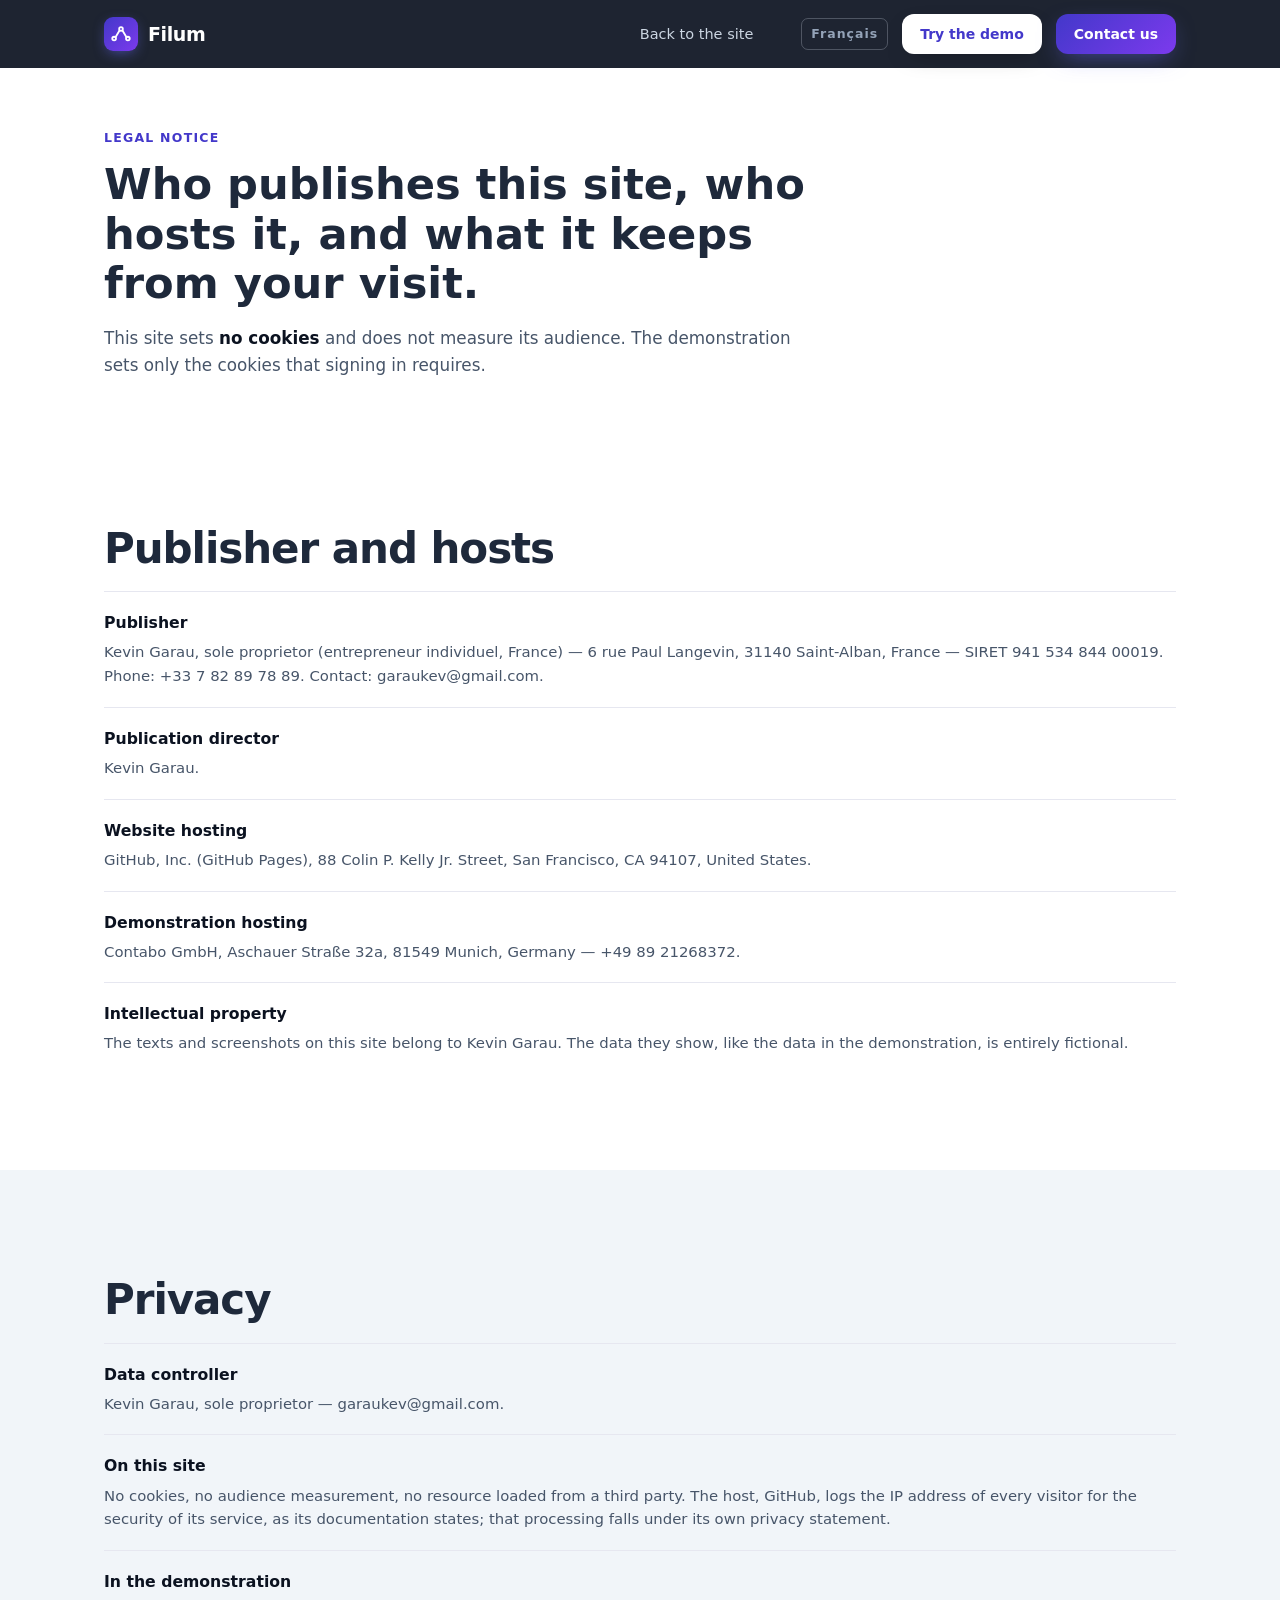
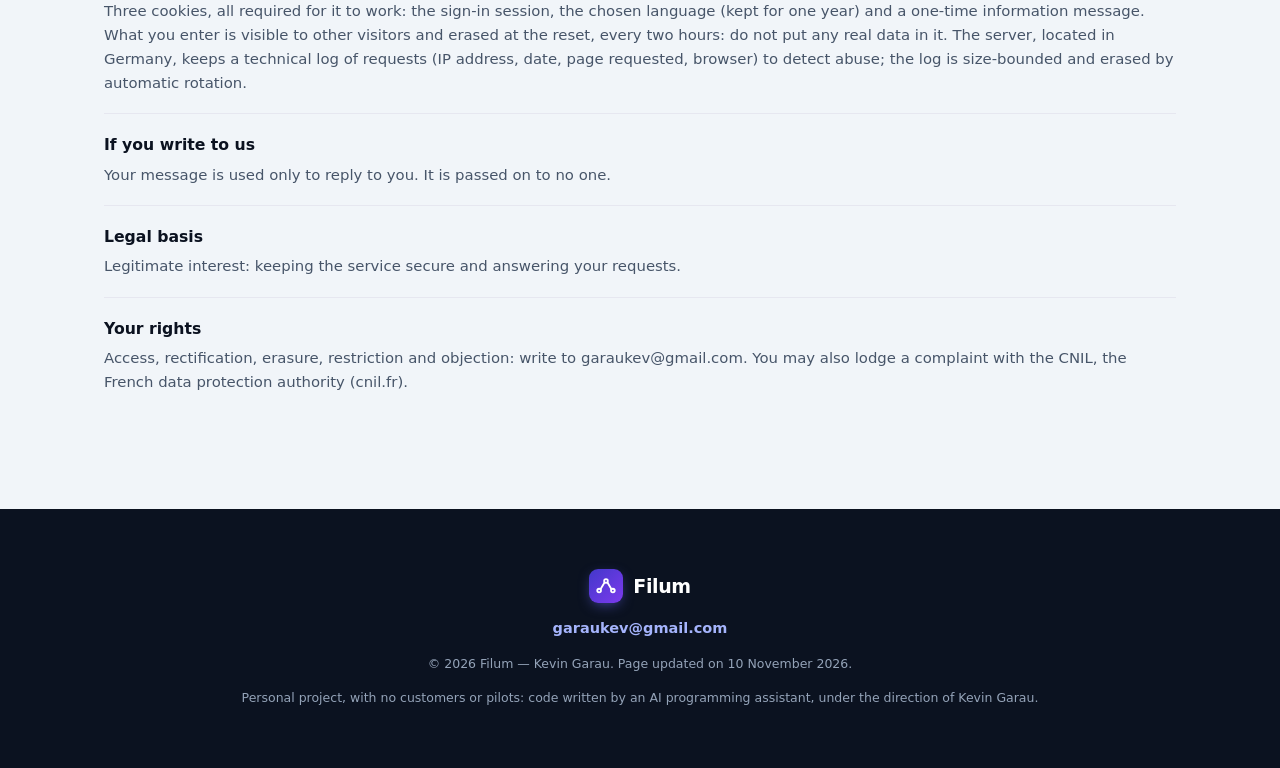
<file: en/legal.html>
<!DOCTYPE html>
<html lang="en">
<head>
  <meta charset="UTF-8" />
  <meta name="viewport" content="width=device-width, initial-scale=1.0" />
  <title>Legal notice and privacy — Filum</title>
  <meta name="description" content="Who publishes the Filum website, who hosts it, and what the site and the demonstration keep from your visit." />
  <link rel="icon" href="../favicon.svg" type="image/svg+xml" />
  <link rel="stylesheet" href="../styles.css" />
  <link rel="alternate" hreflang="fr" href="https://filum-app.github.io/mentions-legales.html" />
  <link rel="alternate" hreflang="en" href="https://filum-app.github.io/en/legal.html" />
  <link rel="alternate" hreflang="x-default" href="https://filum-app.github.io/mentions-legales.html" />
</head>
<body data-page="secondaire">

<nav id="nav">
  <div class="nav-inner">
    <a class="brand" href="index.html">
      <span class="brand-mark" aria-hidden="true">
        <svg viewBox="0 0 24 24" fill="none" stroke="white" stroke-width="2" stroke-linecap="round"><circle cx="4.5" cy="17" r="2"/><circle cx="12" cy="6.5" r="2"/><circle cx="19.5" cy="17" r="2"/><path d="M6 15.5 10.4 8.2M13.6 8.2 18 15.5"/></svg>
      </span>
      <span class="brand-name">Filum</span>
    </a>
    <div class="nav-links">
      <a href="index.html">Back to the site</a>
    </div>
    <div class="nav-right">
      <a class="lang-switch" href="../mentions-legales.html" hreflang="fr">Français</a>
      <a class="btn btn-sm btn-light btn-demo" href="demo.html">Try the demo</a>
      <a class="btn btn-sm btn-primary" href="mailto:garaukev@gmail.com?subject=Filum">Contact us</a>
    </div>
  </div>
</nav>

<section class="ia-hero">
  <div class="container">
    <span class="ia-surtitre">Legal notice</span>
    <h1>Who publishes this site, who hosts it, and what it keeps from your visit.</h1>
    <p class="ia-chapo">This site sets <strong>no cookies</strong> and does not measure its audience. The demonstration sets only the cookies that signing in requires.</p>
  </div>
</section>

<section class="section">
  <div class="container">
    <h2>Publisher and hosts</h2>
    <div class="qr">
      <h3>Publisher</h3>
      <p>Kevin Garau, sole proprietor (entrepreneur individuel, France) — 6 rue Paul Langevin, 31140 Saint-Alban, France — SIRET 941 534 844 00019. Phone: +33 7 82 89 78 89. Contact: <a href="mailto:garaukev@gmail.com">garaukev@gmail.com</a>.</p>
    </div>
    <div class="qr">
      <h3>Publication director</h3>
      <p>Kevin Garau.</p>
    </div>
    <div class="qr">
      <h3>Website hosting</h3>
      <p>GitHub, Inc. (GitHub Pages), 88 Colin P. Kelly Jr. Street, San Francisco, CA 94107, United States.</p>
    </div>
    <div class="qr">
      <h3>Demonstration hosting</h3>
      <p>Contabo GmbH, Aschauer Straße 32a, 81549 Munich, Germany — +49 89 21268372.</p>
    </div>
    <div class="qr">
      <h3>Intellectual property</h3>
      <p>The texts and screenshots on this site belong to Kevin Garau. The data they show, like the data in the demonstration, is entirely fictional.</p>
    </div>
  </div>
</section>

<section class="section section-tint">
  <div class="container">
    <h2>Privacy</h2>
    <div class="qr">
      <h3>Data controller</h3>
      <p>Kevin Garau, sole proprietor — <a href="mailto:garaukev@gmail.com">garaukev@gmail.com</a>.</p>
    </div>
    <div class="qr">
      <h3>On this site</h3>
      <p>No cookies, no audience measurement, no resource loaded from a third party. The host, GitHub, logs the IP address of every visitor for the security of its service, as its documentation states; that processing falls under its own privacy statement.</p>
    </div>
    <div class="qr">
      <h3>In the demonstration</h3>
      <p>Three cookies, all required for it to work: the sign-in session, the chosen language (kept for one year) and a one-time information message. What you enter is visible to other visitors and erased at the reset, every two hours: do not put any real data in it. The server, located in Germany, keeps a technical log of requests (IP address, date, page requested, browser) to detect abuse; the log is size-bounded and erased by automatic rotation.</p>
    </div>
    <div class="qr">
      <h3>If you write to us</h3>
      <p>Your message is used only to reply to you. It is passed on to no one.</p>
    </div>
    <div class="qr">
      <h3>Legal basis</h3>
      <p>Legitimate interest: keeping the service secure and answering your requests.</p>
    </div>
    <div class="qr">
      <h3>Your rights</h3>
      <p>Access, rectification, erasure, restriction and objection: write to <a href="mailto:garaukev@gmail.com">garaukev@gmail.com</a>. You may also lodge a complaint with the CNIL, the French data protection authority (<a href="https://www.cnil.fr" rel="noopener">cnil.fr</a>).</p>
    </div>
  </div>
</section>

<footer>
  <div class="container footer-inner">
    <div class="brand">
      <span class="brand-mark" aria-hidden="true">
        <svg viewBox="0 0 24 24" fill="none" stroke="white" stroke-width="2" stroke-linecap="round"><circle cx="4.5" cy="17" r="2"/><circle cx="12" cy="6.5" r="2"/><circle cx="19.5" cy="17" r="2"/><path d="M6 15.5 10.4 8.2M13.6 8.2 18 15.5"/></svg>
      </span>
      <span class="brand-name">Filum</span>
    </div>
    <p class="footer-contact"><a href="mailto:garaukev@gmail.com">garaukev@gmail.com</a></p>
    <p class="footer-legal">© 2026 Filum — Kevin Garau. Page updated on 10 November 2026.</p>
    <p class="footer-legal">Personal project, with no customers or pilots: code written by an AI programming assistant, under the direction of Kevin Garau.</p>
  </div>
</footer>

</body>
</html>
</file>
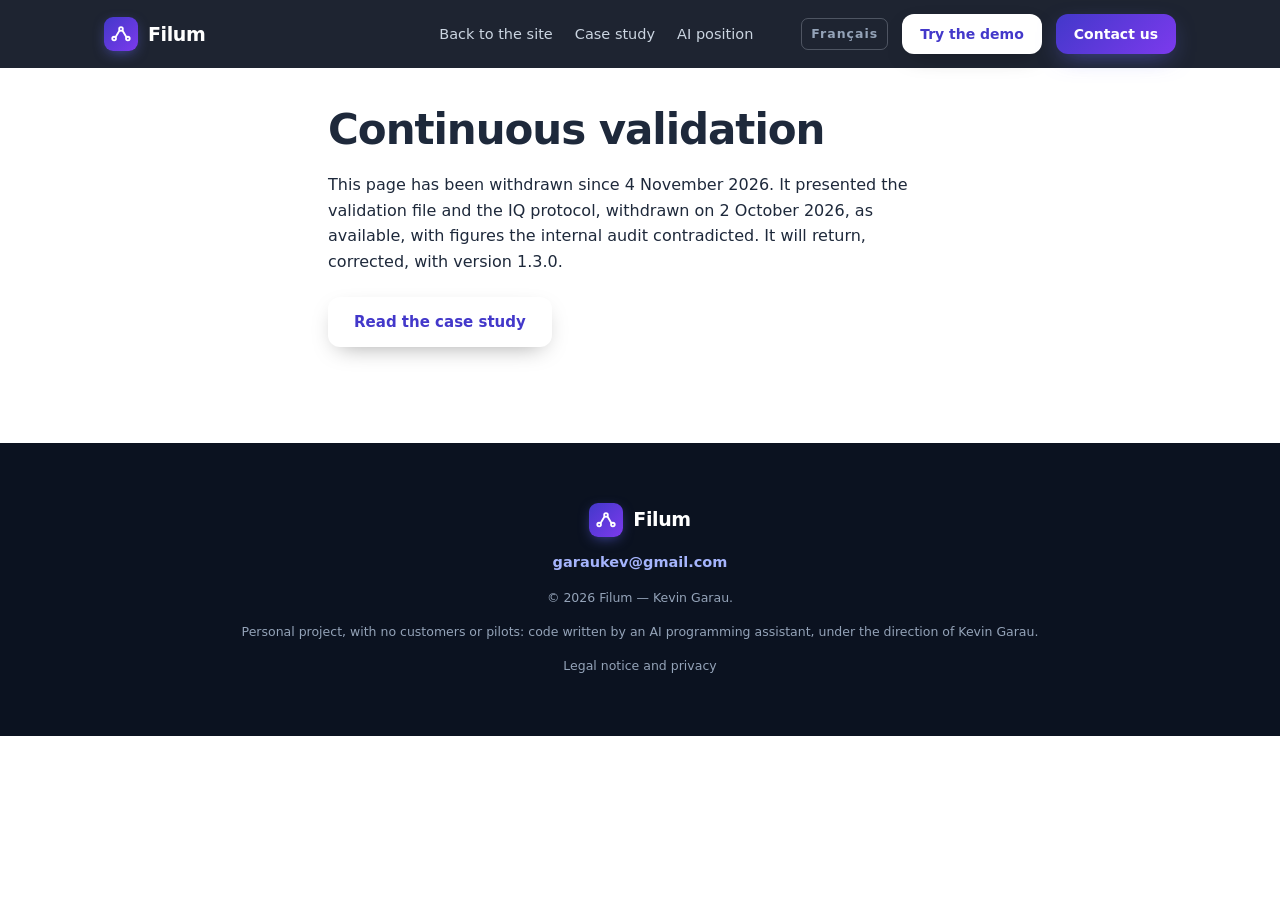
<file: en/validation-continue.html>
<!DOCTYPE html>
<html lang="en">
<head>
  <meta charset="UTF-8" />
  <meta name="viewport" content="width=device-width, initial-scale=1.0" />
  <title>Continuous validation — page withdrawn</title>
  <meta name="description" content="Page withdrawn until version 1.3.0." />
  <link rel="icon" href="../favicon.svg" type="image/svg+xml" />
  <link rel="stylesheet" href="../styles.css" />
  <link rel="alternate" hreflang="fr" href="https://filum-app.github.io/validation-continue.html" />
  <link rel="alternate" hreflang="en" href="https://filum-app.github.io/en/validation-continue.html" />
  <link rel="alternate" hreflang="x-default" href="https://filum-app.github.io/validation-continue.html" />
</head>
<body data-page="secondaire">

<nav id="nav">
  <div class="nav-inner">
    <a class="brand" href="index.html">
      <span class="brand-mark" aria-hidden="true">
        <svg viewBox="0 0 24 24" fill="none" stroke="white" stroke-width="2" stroke-linecap="round"><circle cx="4.5" cy="17" r="2"/><circle cx="12" cy="6.5" r="2"/><circle cx="19.5" cy="17" r="2"/><path d="M6 15.5 10.4 8.2M13.6 8.2 18 15.5"/></svg>
      </span>
      <span class="brand-name">Filum</span>
    </a>
    <div class="nav-links">
      <a href="index.html">Back to the site</a>
      <a href="validation.html">Case study</a>
      <a href="ia.html">AI position</a>
    </div>
    <div class="nav-right">
      <a class="lang-switch" href="../validation-continue.html" hreflang="fr">Français</a>
      <a class="btn btn-sm btn-light btn-demo" href="demo.html">Try the demo</a>
      <a class="btn btn-sm btn-primary" href="mailto:garaukev@gmail.com?subject=Filum">Contact us</a>
    </div>
  </div>
</nav>

<section class="section">
  <div class="container container-lecture">
    <h2>Continuous validation</h2>
    <p class="lead">This page has been withdrawn since 4 November 2026. It presented the validation file and the IQ protocol, withdrawn on 2 October 2026, as available, with figures the internal audit contradicted. It will return, corrected, with version 1.3.0.</p>
    <p style="margin-top:22px"><a class="btn btn-light" href="validation.html">Read the case study</a></p>
  </div>
</section>

<footer>
  <div class="container footer-inner">
    <div class="brand">
      <span class="brand-mark" aria-hidden="true">
        <svg viewBox="0 0 24 24" fill="none" stroke="white" stroke-width="2" stroke-linecap="round"><circle cx="4.5" cy="17" r="2"/><circle cx="12" cy="6.5" r="2"/><circle cx="19.5" cy="17" r="2"/><path d="M6 15.5 10.4 8.2M13.6 8.2 18 15.5"/></svg>
      </span>
      <span class="brand-name">Filum</span>
    </div>
    <p class="footer-contact"><a href="mailto:garaukev@gmail.com">garaukev@gmail.com</a></p>
    <p class="footer-legal">© 2026 Filum — Kevin Garau.</p>
    <p class="footer-legal">Personal project, with no customers or pilots: code written by an AI programming assistant, under the direction of Kevin Garau.</p>
    <p class="footer-legal"><a href="legal.html">Legal notice and privacy</a></p>
  </div>
</footer>

</body>
</html>
</file>
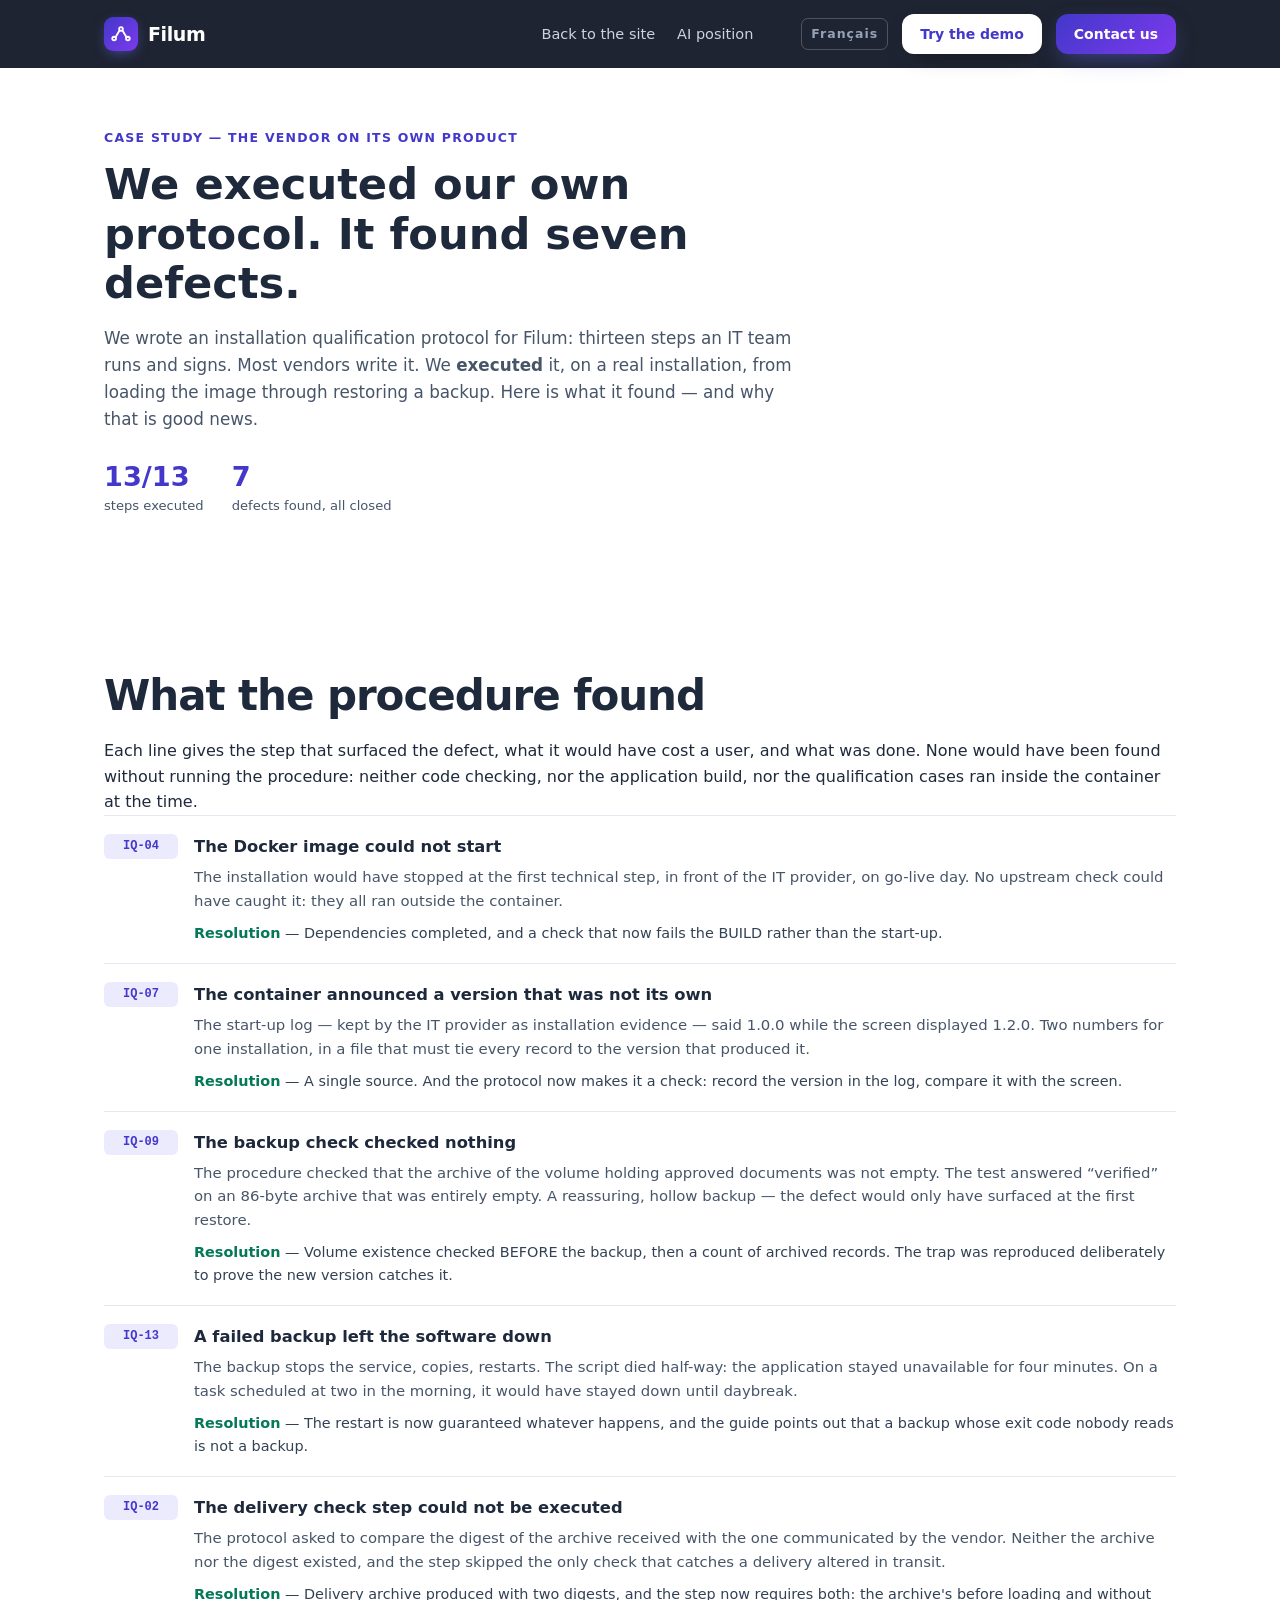
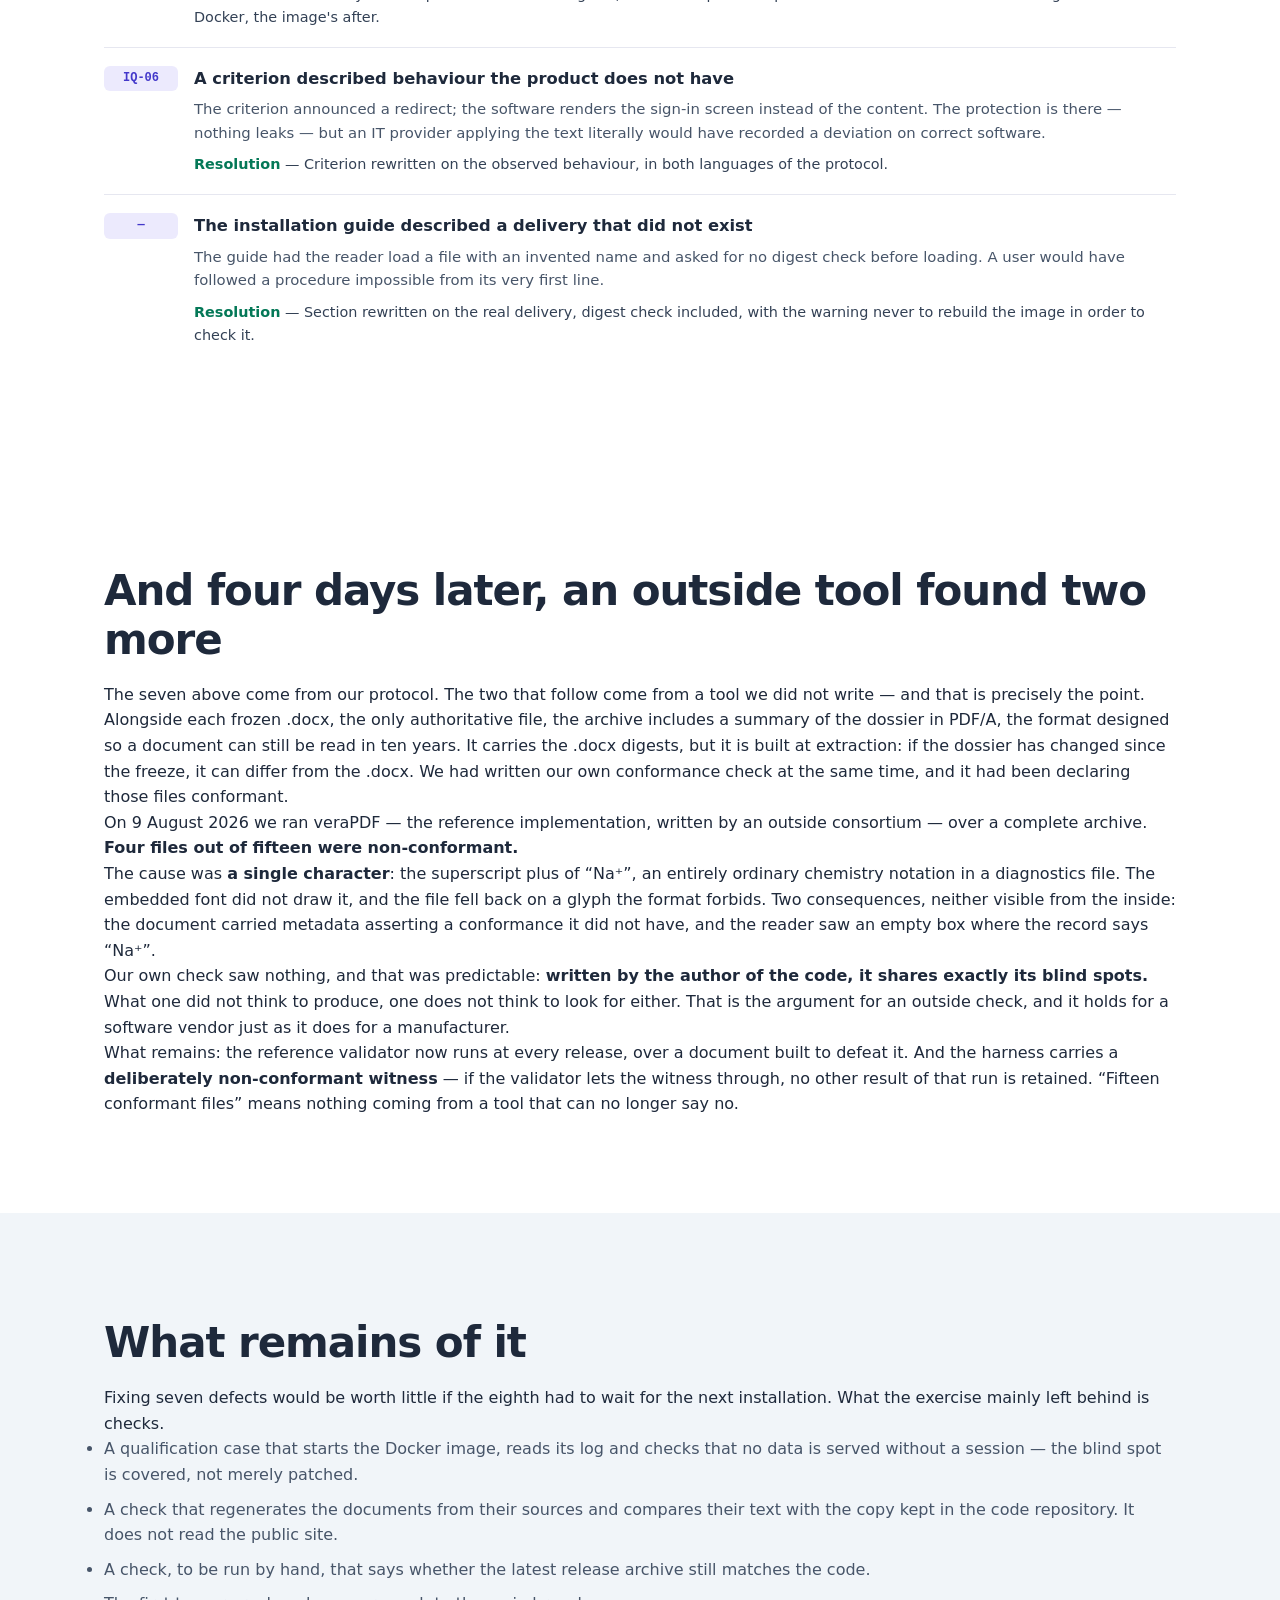
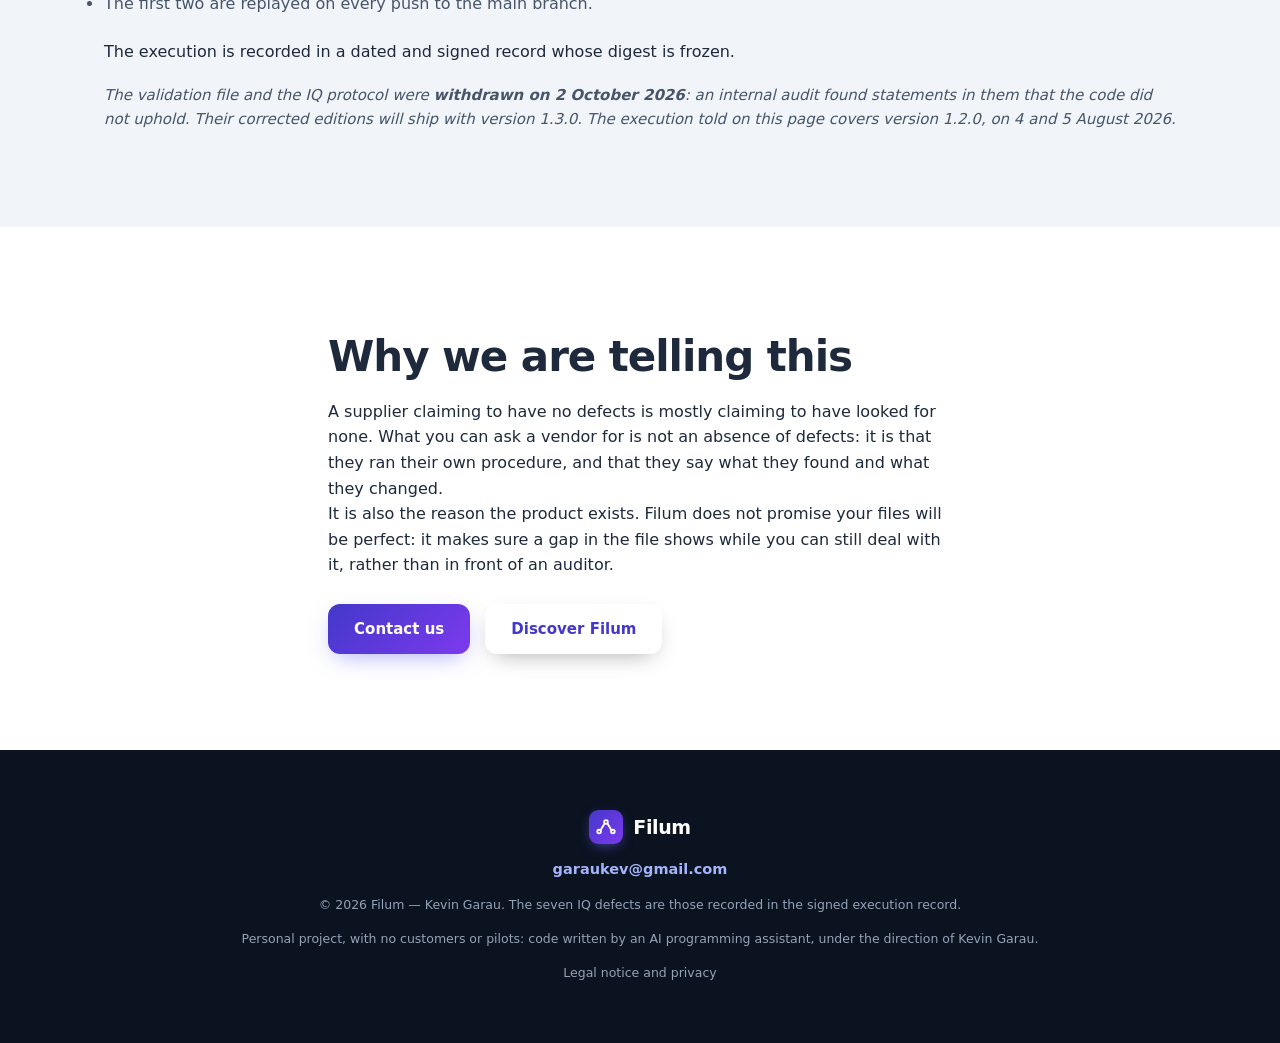
<file: en/validation.html>
<!DOCTYPE html>
<html lang="en">
<head>
  <meta charset="UTF-8" />
  <meta name="viewport" content="width=device-width, initial-scale=1.0" />
  <title>We executed our own protocol. It found seven defects.</title>
  <meta name="description" content="The vendor of Filum executed on its own software the installation qualification protocol it wrote. The 7 defects found, what they would have cost, and what was done." />
  <link rel="icon" href="../favicon.svg" type="image/svg+xml" />
  <link rel="stylesheet" href="../styles.css" />
  <link rel="alternate" hreflang="fr" href="https://filum-app.github.io/validation.html" />
  <link rel="alternate" hreflang="en" href="https://filum-app.github.io/en/validation.html" />
  <link rel="alternate" hreflang="x-default" href="https://filum-app.github.io/validation.html" />
</head>
<body data-page="secondaire">

<nav id="nav">
  <div class="nav-inner">
    <a class="brand" href="index.html">
      <span class="brand-mark" aria-hidden="true">
        <svg viewBox="0 0 24 24" fill="none" stroke="white" stroke-width="2" stroke-linecap="round"><circle cx="4.5" cy="17" r="2"/><circle cx="12" cy="6.5" r="2"/><circle cx="19.5" cy="17" r="2"/><path d="M6 15.5 10.4 8.2M13.6 8.2 18 15.5"/></svg>
      </span>
      <span class="brand-name">Filum</span>
    </a>
    <div class="nav-links">
      <a href="index.html">Back to the site</a>
      <a href="ia.html">AI position</a>
    </div>
    <div class="nav-right">
      <a class="lang-switch" href="../validation.html" hreflang="fr">Français</a>
      <a class="btn btn-sm btn-light btn-demo" href="demo.html">Try the demo</a>
      <a class="btn btn-sm btn-primary" href="mailto:garaukev@gmail.com?subject=Filum">Contact us</a>
    </div>
  </div>
</nav>

<section class="cas-hero">
  <div class="container">
    <span class="cas-surtitre">Case study — the vendor on its own product</span>
    <h1>We executed our own protocol. It found seven defects.</h1>
    <p class="cas-chapo">We wrote an installation qualification protocol for Filum: thirteen steps an IT team runs and signs. Most vendors write it. We <strong>executed</strong> it, on a real installation, from loading the image through restoring a backup. Here is what it found — and why that is good news.</p>
    <div class="cas-chiffres">
      <div class="cas-chiffre"><b>13/13</b><span>steps executed</span></div>
      <div class="cas-chiffre"><b>7</b><span>defects found, all closed</span></div>
    </div>
  </div>
</section>

<section class="section">
  <div class="container">
    <h2>What the procedure found</h2>
    <p class="lead">Each line gives the step that surfaced the defect, what it would have cost a user, and what was done. None would have been found without running the procedure: neither code checking, nor the application build, nor the qualification cases ran inside the container at the time.</p>
    
      <article class="defaut">
        <div class="defaut-etape">IQ-04</div>
        <div class="defaut-corps">
          <h3>The Docker image could not start</h3>
          <p class="defaut-conseq">The installation would have stopped at the first technical step, in front of the IT provider, on go-live day. No upstream check could have caught it: they all ran outside the container.</p>
          <p class="defaut-trait"><strong>Resolution</strong> — Dependencies completed, and a check that now fails the BUILD rather than the start-up.</p>
        </div>
      </article>
      <article class="defaut">
        <div class="defaut-etape">IQ-07</div>
        <div class="defaut-corps">
          <h3>The container announced a version that was not its own</h3>
          <p class="defaut-conseq">The start-up log — kept by the IT provider as installation evidence — said 1.0.0 while the screen displayed 1.2.0. Two numbers for one installation, in a file that must tie every record to the version that produced it.</p>
          <p class="defaut-trait"><strong>Resolution</strong> — A single source. And the protocol now makes it a check: record the version in the log, compare it with the screen.</p>
        </div>
      </article>
      <article class="defaut">
        <div class="defaut-etape">IQ-09</div>
        <div class="defaut-corps">
          <h3>The backup check checked nothing</h3>
          <p class="defaut-conseq">The procedure checked that the archive of the volume holding approved documents was not empty. The test answered “verified” on an 86-byte archive that was entirely empty. A reassuring, hollow backup — the defect would only have surfaced at the first restore.</p>
          <p class="defaut-trait"><strong>Resolution</strong> — Volume existence checked BEFORE the backup, then a count of archived records. The trap was reproduced deliberately to prove the new version catches it.</p>
        </div>
      </article>
      <article class="defaut">
        <div class="defaut-etape">IQ-13</div>
        <div class="defaut-corps">
          <h3>A failed backup left the software down</h3>
          <p class="defaut-conseq">The backup stops the service, copies, restarts. The script died half-way: the application stayed unavailable for four minutes. On a task scheduled at two in the morning, it would have stayed down until daybreak.</p>
          <p class="defaut-trait"><strong>Resolution</strong> — The restart is now guaranteed whatever happens, and the guide points out that a backup whose exit code nobody reads is not a backup.</p>
        </div>
      </article>
      <article class="defaut">
        <div class="defaut-etape">IQ-02</div>
        <div class="defaut-corps">
          <h3>The delivery check step could not be executed</h3>
          <p class="defaut-conseq">The protocol asked to compare the digest of the archive received with the one communicated by the vendor. Neither the archive nor the digest existed, and the step skipped the only check that catches a delivery altered in transit.</p>
          <p class="defaut-trait"><strong>Resolution</strong> — Delivery archive produced with two digests, and the step now requires both: the archive's before loading and without Docker, the image's after.</p>
        </div>
      </article>
      <article class="defaut">
        <div class="defaut-etape">IQ-06</div>
        <div class="defaut-corps">
          <h3>A criterion described behaviour the product does not have</h3>
          <p class="defaut-conseq">The criterion announced a redirect; the software renders the sign-in screen instead of the content. The protection is there — nothing leaks — but an IT provider applying the text literally would have recorded a deviation on correct software.</p>
          <p class="defaut-trait"><strong>Resolution</strong> — Criterion rewritten on the observed behaviour, in both languages of the protocol.</p>
        </div>
      </article>
      <article class="defaut">
        <div class="defaut-etape">—</div>
        <div class="defaut-corps">
          <h3>The installation guide described a delivery that did not exist</h3>
          <p class="defaut-conseq">The guide had the reader load a file with an invented name and asked for no digest check before loading. A user would have followed a procedure impossible from its very first line.</p>
          <p class="defaut-trait"><strong>Resolution</strong> — Section rewritten on the real delivery, digest check included, with the warning never to rebuild the image in order to check it.</p>
        </div>
      </article>
  </div>
</section>

<section class="section">
  <div class="container">
    <h2>And four days later, an outside tool found two more</h2>
    <p class="lead">The seven above come from our protocol. The two that follow come from a tool we did not write — and that is precisely the point.</p>
    <p>Alongside each frozen .docx, the only authoritative file, the archive includes a summary of the dossier in PDF/A, the format designed so a document can still be read in ten years. It carries the .docx digests, but it is built at extraction: if the dossier has changed since the freeze, it can differ from the .docx. We had written our own conformance check at the same time, and it had been declaring those files conformant.</p>
    <p>On 9 August 2026 we ran veraPDF — the reference implementation, written by an outside consortium — over a complete archive. <strong>Four files out of fifteen were non-conformant.</strong></p>
    <p>The cause was <strong>a single character</strong>: the superscript plus of “Na⁺”, an entirely ordinary chemistry notation in a diagnostics file. The embedded font did not draw it, and the file fell back on a glyph the format forbids. Two consequences, neither visible from the inside: the document carried metadata asserting a conformance it did not have, and the reader saw an empty box where the record says “Na⁺”.</p>
    <p>Our own check saw nothing, and that was predictable: <strong>written by the author of the code, it shares exactly its blind spots.</strong> What one did not think to produce, one does not think to look for either. That is the argument for an outside check, and it holds for a software vendor just as it does for a manufacturer.</p>
    <p>What remains: the reference validator now runs at every release, over a document built to defeat it. And the harness carries a <strong>deliberately non-conformant witness</strong> — if the validator lets the witness through, no other result of that run is retained. “Fifteen conformant files” means nothing coming from a tool that can no longer say no.</p>
  </div>
</section>

<section class="section section-tint">
  <div class="container">
    <h2>What remains of it</h2>
    <p class="lead">Fixing seven defects would be worth little if the eighth had to wait for the next installation. What the exercise mainly left behind is checks.</p>
    <ul class="cas-acquis">
      <li>A qualification case that starts the Docker image, reads its log and checks that no data is served without a session — the blind spot is covered, not merely patched.</li>
      <li>A check that regenerates the documents from their sources and compares their text with the copy kept in the code repository. It does not read the public site.</li>
      <li>A check, to be run by hand, that says whether the latest release archive still matches the code.</li>
      <li>The first two are replayed on every push to the main branch.</li>
    </ul>
    <p style="margin-top:22px">The execution is recorded in a dated and signed record whose digest is frozen.</p>
    <p class="section-note">The validation file and the IQ protocol were <strong>withdrawn on 2 October 2026</strong>: an internal audit found statements in them that the code did not uphold. Their corrected editions will ship with version 1.3.0. The execution told on this page covers version 1.2.0, on 4 and 5 August 2026.</p>
  </div>
</section>

<section class="section">
  <div class="container container-lecture">
    <h2>Why we are telling this</h2>
    <p>A supplier claiming to have no defects is mostly claiming to have looked for none. What you can ask a vendor for is not an absence of defects: it is that they ran their own procedure, and that they say what they found and what they changed.</p>
    <p>It is also the reason the product exists. Filum does not promise your files will be perfect: it makes sure a gap in the file shows while you can still deal with it, rather than in front of an auditor.</p>
    <p style="margin-top:26px">
      <a class="btn btn-primary" href="mailto:garaukev@gmail.com?subject=Filum">Contact us</a>
      <a class="btn btn-light" href="index.html" style="margin-left:10px">Discover Filum</a>
    </p>
  </div>
</section>

<footer>
  <div class="container footer-inner">
    <div class="brand">
      <span class="brand-mark" aria-hidden="true">
        <svg viewBox="0 0 24 24" fill="none" stroke="white" stroke-width="2" stroke-linecap="round"><circle cx="4.5" cy="17" r="2"/><circle cx="12" cy="6.5" r="2"/><circle cx="19.5" cy="17" r="2"/><path d="M6 15.5 10.4 8.2M13.6 8.2 18 15.5"/></svg>
      </span>
      <span class="brand-name">Filum</span>
    </div>
    <p class="footer-contact"><a href="mailto:garaukev@gmail.com">garaukev@gmail.com</a></p>
    <p class="footer-legal">© 2026 Filum — Kevin Garau. The seven IQ defects are those recorded in the signed execution record.</p>
    <p class="footer-legal">Personal project, with no customers or pilots: code written by an AI programming assistant, under the direction of Kevin Garau.</p>
    <p class="footer-legal"><a href="legal.html">Legal notice and privacy</a></p>
  </div>
</footer>

</body>
</html>
</file>
<file: styles.css>
/* ═══════════ Filum — site vitrine ═══════════ */
:root {
  --dark: #0B1220;
  --dark2: #0F172A;
  --ink: #1E293B;
  --sub: #475569;
  /* ── LA PALETTE, DESCENDUE D'UN CRAN ──────────────────────────────────────────
     Le site comptait 132 manquements au seuil AA en mode clair, tous antérieurs
     au mode sombre : les onglets inactifs à 2,56, les coches vertes à 2,27, le
     blanc sur pastille ambre à 2,15. Ce n'étaient pas des cas isolés mais CINQ
     couleurs, chacune employée des dizaines de fois.

     La correction garde la TEINTE et descend la LUMINOSITÉ d'un ou deux crans sur
     la même gamme : la marque ne change pas, elle s'assombrit. Chaque valeur a été
     choisie sur le calcul, pas à l'œil — et vérifiée sur les DEUX fonds où elle
     sert, le blanc et le teinté, parce qu'un cran suffisant sur l'un ne l'est pas
     toujours sur l'autre.

       --faint    #94A3B8 -> #5B6B82   2,56 -> 5,43 (blanc) et 4,95 (teinté)
       --indigo   #6366F1 -> #4F46E5   4,47 -> 6,29
       --violet   #8B5CF6 -> #7C3AED   4,23 -> 5,70
       --emerald  #10B981 -> #047857   2,54 -> 5,48
       --amber    #F59E0B -> #B45309   2,15 -> 5,02

     --faint ne prend PAS slate-500 (#64748B), qui passe sur blanc (4,76) mais
     échoue sur fond teinté (4,34) — or il sert aux deux. La valeur retenue est
     entre slate-500 et slate-600, et c'est délibéré.

     --indigo-deep descend d'autant, sinon il rejoignait --indigo et la gamme se
     réduisait à une seule marche. */
  --faint: #5B6B82;
  /* Le meme role, sur les BANDES SOMBRES. --faint vaut pour les fonds clairs ; l'employer
     sur le pied de page l'a fait tomber a 3,45 des que la palette est descendue. Un token
     par surface, sinon l'un des deux est toujours sacrifie. */
  --faint-sombre: #94A3B8;
  --line: #E2E8F0;
  --indigo: #4F46E5;
  --indigo-deep: #4338CA;
  --violet: #7C3AED;
  --emerald: #047857;
  --amber: #B45309;
  --tint: #F1F5F9;
  --bg: #FFFFFF;
  --radius: 16px;
  --shadow: 0 10px 40px -12px rgba(15, 23, 42, .25);
  --shadow-lg: 0 30px 80px -20px rgba(15, 23, 42, .45);

  /* SURFACES ET TEINTES — posees pour le mode sombre.
     Une carte n'est pas le fond de la page : sur fond clair les deux sont blancs, ce qui
     laissait ecrire #fff partout sans que la distinction se voie. Sur fond sombre elle
     devient structurante — c'est elle qui fait qu'une carte se detache. */
  --indigo-text: #4F46E5; /* indigo LISIBLE sur lavis — --indigo-deep reste pour le bouton blanc */
  --danger: #B91C1C;
  /* LA MESURE DE LECTURE. Elle existait en quatre valeurs — 62ch, 64ch, 66ch dans les
     classes de chapo, plus deux attributs style= inline — pour un seul et meme role :
     la largeur confortable d'une colonne de prose. Aucune raison ne les distinguait.
     Une valeur, un nom, et l'ecart cesse de se reinstaller. */
  --mesure: 66ch;
  --strong: #0B1220; /* encre d'emphase — NE PAS confondre avec --dark, fond de bande */
  --surface: #FFFFFF;
  --wash-indigo-a: #EEF2FF;
  --wash-indigo-b: #F5F3FF;
  --wash-emerald-a: #ECFDF5;
  --wash-emerald-b: #F0FDF4;
  --wash-rose-a: #FEF2F2;
  --wash-rose-b: #FFF7ED;
  --badge-amber-bg: #FEF3C7;  --badge-amber-fg: #B45309;  --badge-amber-line: #FDE68A;
  --badge-indigo-bg: #E0E7FF; --badge-indigo-fg: #4F46E5; --badge-indigo-line: #C7D2FE;
  --cta-a: #4F46E5; --cta-b: #8B5CF6; --cta-c: #6D28D9;
  --badge-emerald-bg: #D1FAE5; --badge-emerald-fg: #047857; --badge-emerald-line: #A7F3D0;
}

* { margin: 0; padding: 0; box-sizing: border-box; }
html { scroll-behavior: smooth; }
body {
  font-family: "Inter", system-ui, -apple-system, sans-serif;
  color: var(--ink);
  background: var(--bg);
  line-height: 1.6;
  -webkit-font-smoothing: antialiased;
}
img { max-width: 100%; display: block; }
a { color: inherit; text-decoration: none; }

.container { max-width: 1120px; margin: 0 auto; padding: 0 24px; }
.container-narrow { max-width: 780px; }

/* ─── Apparitions au défilement ─── */
.reveal { opacity: 0; transform: translateY(26px); transition: opacity .7s ease, transform .7s ease; }
.reveal.in { opacity: 1; transform: none; }
.d1 { transition-delay: .1s; } .d2 { transition-delay: .2s; }
.d3 { transition-delay: .3s; } .d4 { transition-delay: .4s; } .d5 { transition-delay: .5s; }
@media (prefers-reduced-motion: reduce) {
  .reveal { opacity: 1; transform: none; transition: none; }
  .thread-pulse, .thread-draw { animation: none !important; }
}

/* ─── Boutons ─── */
.btn {
  display: inline-flex; align-items: center; gap: 8px;
  padding: 13px 26px; border-radius: 12px;
  font-weight: 600; font-size: 15px; cursor: pointer; border: none;
  transition: transform .15s ease, box-shadow .15s ease, background .15s ease;
}
.btn:hover { transform: translateY(-2px); }
.btn-primary {
  background: linear-gradient(135deg, var(--indigo-deep), var(--violet));
  color: #fff; box-shadow: 0 8px 24px -8px rgba(99, 102, 241, .6);
}
.btn-primary:hover { box-shadow: 0 14px 34px -8px rgba(99, 102, 241, .75); }
.btn-ghost { background: rgba(255,255,255,.07); color: #E2E8F0; border: 1px solid rgba(255,255,255,.18); }
.btn-ghost:hover { background: rgba(255,255,255,.13); }
.btn-light { background: #fff; color: var(--indigo-deep); box-shadow: 0 8px 24px -10px rgba(0,0,0,.4); }
.btn-sm { padding: 9px 18px; font-size: 14px; }

/* ─── Navigation ─── */
#nav {
  position: fixed; inset: 0 0 auto 0; z-index: 50;
  transition: background .25s ease, box-shadow .25s ease;
}
#nav.scrolled { background: rgba(11, 18, 32, .85); backdrop-filter: blur(14px); box-shadow: 0 1px 0 rgba(255,255,255,.08); }
.nav-inner {
  max-width: 1120px; margin: 0 auto; padding: 14px 24px;
  display: flex; align-items: center; gap: 28px;
}
.brand { display: flex; align-items: center; gap: 10px; }
.brand-mark {
  width: 34px; height: 34px; border-radius: 9px; padding: 6px;
  background: linear-gradient(135deg, var(--indigo-deep), var(--violet));
  box-shadow: 0 4px 14px -4px rgba(99,102,241,.7);
}
.brand-name { font-weight: 800; font-size: 19px; color: #fff; letter-spacing: -.02em; }
.nav-links { display: flex; gap: 22px; margin-left: auto; }
.nav-links a { color: #CBD5E1; font-size: 14.5px; font-weight: 500; transition: color .15s; }
.nav-links a:hover { color: #fff; }
/* Un bouton posé dans .nav-links héritait de la couleur des LIENS (#CBD5E1) : la règle
   est plus spécifique que .btn-primary, et lui reprenait son blanc — contraste sous le
   seuil AA sur le bout violet du dégradé. Les boutons vivent désormais dans .nav-right,
   mais la garde reste : elle coûte une ligne et referme le piège pour de bon. */
.nav-links a.btn { color: inherit; }

/* Bascule de langue : discrète, mais toujours visible — y compris sur mobile, où le reste
   de la navigation disparaît. Un lecteur anglophone ne doit jamais avoir à la chercher. */
.nav-right { display: flex; align-items: center; gap: 14px; margin-left: 20px; }
.lang-switch {
  color: #94A3B8; font-size: 12.5px; font-weight: 700; letter-spacing: 1px;
  padding: 5px 9px; border: 1px solid rgba(203, 213, 225, .28); border-radius: 7px;
  transition: color .15s, border-color .15s, background .15s;
}
/* CIBLE TACTILE. La bascule mesure 39x32 : conforme au minimum AA (24x24) mais penible
   au pouce. On etend la ZONE ATTEIGNABLE par un pseudo-element, sans toucher a la taille
   dessinee : agrandir le bouton aurait deplace toute la barre de navigation. */
.lang-switch { position: relative; }
.lang-switch::after { content: ""; position: absolute; inset: -6px -5px; }
.lang-switch:hover { color: #fff; border-color: rgba(203, 213, 225, .6); background: rgba(255, 255, 255, .06); }
@media (max-width: 860px) {
  .nav-links { display: none; }
  .nav-inner { justify-content: space-between; }
  .nav-right { margin-left: auto; }
  /* TROIS ÉLÉMENTS NE TIENNENT PAS DANS CETTE BARRE. Depuis que « Essayer la démo » s'y
     ajoute, la mesure donne un débordement de +48 px à 861 et +37 à 360 — et la barre étant
     en position fixe, aucune barre de défilement n'apparaît pour aller chercher ce qui est
     sorti. Le bouton poussé dehors était « Demander une démo », c'est-à-dire l'appel
     principal du site.
     On n'en garde donc qu'un sur petit écran, et c'est « Essayer la démo » : la page vers
     laquelle il mène porte elle-même de quoi nous écrire. */
  .nav-right .btn-demo ~ .btn-primary { display: none; }
}

/* ─── Héros ─── */
.hero {
  position: relative; overflow: hidden;
  background: radial-gradient(1200px 600px at 70% -10%, #1E1B4B 0%, var(--dark) 55%);
  color: #fff; padding: 150px 0 0;
}
.hero-glow {
  position: absolute; width: 900px; height: 900px; border-radius: 50%;
  background: radial-gradient(closest-side, rgba(99,102,241,.22), transparent 70%);
  top: -300px; left: 50%; transform: translateX(-50%); pointer-events: none;
}
.hero-inner { text-align: center; position: relative; }
.hero-kicker {
  display: inline-block; font-size: 13px; font-weight: 600; letter-spacing: .14em;
  text-transform: uppercase; color: #A5B4FC;
  border: 1px solid rgba(165,180,252,.3); border-radius: 999px; padding: 7px 16px;
  background: rgba(99,102,241,.1);
}
.hero h1 {
  font-size: clamp(40px, 6.5vw, 72px); font-weight: 800; letter-spacing: -.03em;
  line-height: 1.05; margin: 26px 0 22px;
}
.grad {
  background: linear-gradient(100deg, #818CF8, #A78BFA 45%, #34D399);
  -webkit-background-clip: text; background-clip: text; color: transparent;
}
.hero-sub { max-width: 660px; margin: 0 auto; color: #B6C2D6; font-size: 18px; }
.hero-sub strong { color: #E0E7FF; }
.hero-cta { display: flex; gap: 14px; justify-content: center; margin-top: 34px; flex-wrap: wrap; }
.hero-note { max-width: 660px; margin: 16px auto 0; color: #B6C2D6; font-size: 14px; }

.hero-thread { max-width: 860px; margin: 54px auto 0; }
.thread-draw { stroke-dasharray: 940; stroke-dashoffset: 940; animation: draw 2.2s ease forwards .3s; }
@keyframes draw { to { stroke-dashoffset: 0; } }
.thread-pulse { filter: drop-shadow(0 0 6px #A5B4FC); }
.thread-nodes circle { transition: r .2s ease; }

.hero-shot { margin: 60px auto -120px; max-width: 920px; position: relative; z-index: 2; }
.browser-frame {
  border-radius: var(--radius); overflow: hidden;
  border: 1px solid rgba(148,163,184,.25);
  box-shadow: var(--shadow-lg);
  background: #0F172A;
}
.browser-bar {
  display: flex; align-items: center; gap: 7px; padding: 11px 16px;
  background: #1E293B; border-bottom: 1px solid rgba(148,163,184,.15);
}
.browser-bar span { width: 11px; height: 11px; border-radius: 50%; background: #334155; }
.browser-bar span:nth-child(1) { background: #F87171; }
.browser-bar span:nth-child(2) { background: #FBBF24; }
.browser-bar span:nth-child(3) { background: #34D399; }
.browser-bar em { margin-left: 12px; font-style: normal; font-size: 12.5px; color: #94A3B8; }

/* ─── Chiffres ─── */
.stats { background: var(--dark2); color: #fff; padding: 170px 0 64px; }
.stats-grid { display: grid; grid-template-columns: repeat(3, 1fr); gap: 40px; }
.stat { text-align: center; }
.stat-num {
  display: block; font-size: clamp(30px, 4vw, 44px); font-weight: 800; letter-spacing: -.02em;
  background: linear-gradient(100deg, #818CF8, #A78BFA); -webkit-background-clip: text; background-clip: text; color: transparent;
}
.stat-label { display: block; margin-top: 10px; color: #94A3B8; font-size: 14.5px; max-width: 300px; margin-inline: auto; }
@media (max-width: 860px) { .stats-grid { grid-template-columns: 1fr; } .stats { padding-top: 150px; } }

/* ─── Sections ─── */
.section { padding: 96px 0; }
.section-dark { background: var(--dark2); color: #fff; }
.section-tint { background: var(--tint); }
.kicker {
  font-size: 13px; font-weight: 700; letter-spacing: .14em; text-transform: uppercase;
  color: var(--indigo);
}
.section-dark .kicker { color: #A5B4FC; }
.section h2 { font-size: clamp(28px, 4vw, 42px); font-weight: 800; letter-spacing: -.025em; margin: 10px 0 18px; line-height: 1.15; }
.section-sub { color: var(--sub); font-size: 17px; max-width: 640px; }
.section-dark .section-sub { color: #94A3B8; }
.section-note { margin-top: 18px; color: var(--sub); font-style: italic; font-size: 15px; }

/* ─── Le renversement ─── */
.two-col { display: grid; grid-template-columns: 1fr 1fr; gap: 26px; margin-top: 40px; }
.col-card { border-radius: var(--radius); padding: 30px 32px; }
.col-before { background: var(--tint); }
.col-after { background: linear-gradient(160deg, var(--wash-indigo-a), var(--wash-indigo-b)); box-shadow: var(--shadow); }
.col-card h3 { font-size: 18px; margin-bottom: 14px; }
.col-after h3 { color: var(--indigo-text); }
.col-card ul { list-style: none; }
.col-card li { padding: 8px 0 8px 28px; position: relative; color: var(--sub); font-size: 15px; }
.col-before li::before { content: "–"; position: absolute; left: 6px; color: var(--faint); font-weight: 700; }
.col-after li::before { content: "✓"; position: absolute; left: 2px; color: var(--indigo); font-weight: 700; }
.col-after li strong { color: var(--ink); }
@media (max-width: 860px) { .two-col { grid-template-columns: 1fr; } }

/* ─── Graphe interactif ─── */
.graph-explorer { margin-top: 44px; }
.graph-nodes { display: flex; flex-wrap: wrap; gap: 10px; justify-content: center; }
.gnode {
  display: inline-flex; align-items: center; gap: 9px;
  padding: 11px 18px; border-radius: 999px; cursor: pointer;
  background: rgba(255,255,255,.06); border: 1px solid rgba(255,255,255,.14);
  color: #CBD5E1; font: 600 14.5px "Inter", sans-serif;
  transition: all .2s ease;
}
.gnode:hover { background: rgba(255,255,255,.12); transform: translateY(-2px); }
.gnode.active { background: linear-gradient(135deg, var(--indigo-deep), var(--violet)); color: #fff; border-color: transparent; box-shadow: 0 8px 24px -8px rgba(99,102,241,.7); }
.gnode-risk.active { background: linear-gradient(135deg, #B45309, #D97706); box-shadow: 0 8px 24px -8px rgba(217,119,6,.6); }
.dot { width: 9px; height: 9px; border-radius: 50%; }
.dot-slate { background: #94A3B8; } .dot-indigo { background: #818CF8; }
.dot-violet { background: #A78BFA; } .dot-emerald { background: #34D399; } .dot-amber { background: #FBBF24; }

.graph-panel {
  margin: 30px auto 0; max-width: 820px; min-height: 240px;
  background: rgba(255,255,255,.05); border: 1px solid rgba(255,255,255,.12);
  border-radius: var(--radius); padding: 34px 38px;
  animation: fadeIn .35s ease;
}
.graph-panel h3 { font-size: 24px; margin-bottom: 4px; }
.graph-panel .gp-ex { color: #A5B4FC; font-size: 14px; font-style: italic; margin-bottom: 14px; }
.graph-panel p { color: #B6C2D6; font-size: 15.5px; }
.gp-chips { display: flex; flex-wrap: wrap; gap: 8px; margin-top: 18px; }
.gp-chips span {
  font-size: 12.5px; font-weight: 600; padding: 6px 12px; border-radius: 999px;
  background: rgba(99,102,241,.16); color: #C7D2FE; border: 1px solid rgba(99,102,241,.3);
}
@keyframes fadeIn { from { opacity: 0; transform: translateY(8px); } to { opacity: 1; transform: none; } }

/* ─── Tour du produit ─── */
.tour { display: grid; grid-template-columns: 300px 1fr; gap: 30px; margin-top: 44px; align-items: start; }
.tour-tabs { display: flex; flex-direction: column; gap: 8px; }
.ttab {
  text-align: left; padding: 13px 18px; border-radius: 12px; cursor: pointer;
  background: transparent; border: 1px solid transparent;
  transition: all .18s ease; font-family: "Inter", sans-serif;
}
.ttab strong { display: block; font-size: 14.5px; color: var(--ink); }
.ttab span { display: block; font-size: 12.5px; color: var(--faint); margin-top: 1px; }
.ttab:hover { background: var(--tint); }
.ttab.active { background: linear-gradient(160deg, var(--wash-indigo-a), var(--wash-indigo-b)); border-color: #C7D2FE; box-shadow: 0 6px 18px -8px rgba(99,102,241,.35); }
.ttab.active strong { color: var(--indigo-text); }
.tour-stage { position: sticky; top: 90px; }
.tour-stage .browser-frame { cursor: zoom-in; transition: transform .2s ease; }
.tour-stage .browser-frame:hover { transform: translateY(-3px); }
.tour-stage img { transition: opacity .25s ease; }
.tour-stage img.fading { opacity: 0; }
.tour-stage figcaption { margin-top: 14px; color: var(--sub); font-size: 15px; }
.tour-hint { margin-top: 4px; color: var(--faint); font-size: 12.5px; }
@media (max-width: 960px) {
  .tour { grid-template-columns: 1fr; }
  .tour-tabs { flex-direction: row; overflow-x: auto; padding-bottom: 8px; }
  .ttab { min-width: 210px; }
  .tour-stage { position: static; }
}

/* ─── Les trois modules ─── */
.module-row {
  display: grid; grid-template-columns: 1.15fr 1fr; gap: 44px;
  align-items: center; margin-top: 64px;
}
.module-flip .module-figure { order: 2; }
.module-figure { margin: 0; }
.module-figure .browser-frame { cursor: zoom-in; transition: transform .2s ease; }
.module-figure .browser-frame:hover { transform: translateY(-3px); }
.module-badge {
  display: inline-block; font-size: 12px; font-weight: 700; letter-spacing: .08em;
  text-transform: uppercase; padding: 5px 12px; border-radius: 999px; margin-bottom: 12px;
}
.badge-amber { background: var(--badge-amber-bg); color: var(--badge-amber-fg); border: 1px solid var(--badge-amber-line); }
.badge-indigo { background: var(--badge-indigo-bg); color: var(--badge-indigo-fg); border: 1px solid var(--badge-indigo-line); }
.badge-emerald { background: var(--badge-emerald-bg); color: var(--badge-emerald-fg); border: 1px solid var(--badge-emerald-line); }
.module-text h3 { font-size: 23px; letter-spacing: -.02em; margin-bottom: 12px; line-height: 1.25; }
.module-text > p { color: var(--sub); font-size: 15px; }
.module-points { list-style: none; margin-top: 16px; }
.module-points li { padding: 6px 0 6px 28px; position: relative; color: var(--sub); font-size: 14.5px; }
.module-points li::before { content: "✓"; position: absolute; left: 2px; color: var(--indigo); font-weight: 700; }
.module-case {
  margin-top: 16px; padding: 12px 16px; border-left: 3px solid var(--indigo);
  background: var(--wash-indigo-a); border-radius: 0 10px 10px 0;
  color: var(--ink); font-size: 13.5px;
}
@media (max-width: 960px) {
  .module-row { grid-template-columns: 1fr; gap: 24px; margin-top: 52px; }
  .module-flip .module-figure { order: 0; }
}

/* ─── Cartes IA ─── */
.cards-4 { display: grid; grid-template-columns: repeat(2, 1fr); gap: 22px; margin-top: 40px; }
.gcard {
  background: var(--surface); border-radius: var(--radius); padding: 28px 30px;
  box-shadow: var(--shadow); position: relative;
  transition: transform .2s ease;
}
.gcard:hover { transform: translateY(-4px); }
.gnum {
  display: inline-flex; align-items: center; justify-content: center;
  width: 40px; height: 40px; border-radius: 50%;
  color: #fff; font-weight: 800; font-size: 17px; margin-bottom: 14px;
}
.n1 { background: var(--violet); } .n2 { background: var(--indigo); }
.n3 { background: var(--emerald); } .n4 { background: var(--amber); }
.gcard h3 { font-size: 17px; margin-bottom: 6px; }
.gcard p { color: var(--sub); font-size: 14.5px; }
@media (max-width: 720px) { .cards-4 { grid-template-columns: 1fr; } }

/* ─── Cartes conformité ─── */
.cards-3 { display: grid; grid-template-columns: repeat(3, 1fr); gap: 22px; margin-top: 40px; }
.ccard {
  background: rgba(255,255,255,.05); border: 1px solid rgba(255,255,255,.12);
  border-radius: var(--radius); padding: 28px 30px;
  transition: transform .2s ease, background .2s ease;
}
.ccard:hover { transform: translateY(-4px); background: rgba(255,255,255,.08); }
.ccard h3 { font-size: 17px; margin-bottom: 8px; color: #E0E7FF; }
.ccard p { color: #94A3B8; font-size: 14.5px; }
.ccard p em { color: #C7D2FE; font-style: normal; font-weight: 600; }
.ccard p strong { color: #E0E7FF; }
.ccard code {
  font-family: ui-monospace, "SF Mono", Menlo, Consolas, monospace;
  font-size: 13px; color: #C7D2FE;
  background: rgba(99, 102, 241, .16); padding: 1px 6px; border-radius: 5px;
}
@media (max-width: 860px) { .cards-3 { grid-template-columns: 1fr; } }

/* ─── Bandeau de preuve (qualification opérationnelle) ─── */
.proof {
  display: grid; grid-template-columns: repeat(3, 1fr); gap: 22px;
  margin-top: 34px; padding: 26px 30px;
  border-radius: var(--radius);
  background: linear-gradient(120deg, rgba(99, 102, 241, .14), rgba(139, 92, 246, .10));
  border: 1px solid rgba(199, 210, 254, .18);
}
.proof-num { text-align: center; }
.proof-num strong {
  display: block; font-size: 40px; font-weight: 800; line-height: 1;
  background: linear-gradient(100deg, #A5B4FC, #6EE7B7);
  -webkit-background-clip: text; background-clip: text; color: transparent;
}
.proof-num span { display: block; margin-top: 8px; color: #94A3B8; font-size: 13.5px; }
@media (max-width: 720px) { .proof { grid-template-columns: 1fr; gap: 24px; } }

/* ─── L'aveu — ce que le logiciel ne peut PAS certifier ─── */
.honesty {
  margin-top: 34px; padding: 28px 32px;
  border-radius: var(--radius);
  border: 1px solid rgba(255, 255, 255, .14);
  border-left: 3px solid var(--amber);
  background: rgba(255, 255, 255, .04);
}
.honesty h3 { font-size: 18px; color: #FDE68A; margin-bottom: 12px; }
.honesty p { color: #94A3B8; font-size: 14.5px; }
.honesty p + p { margin-top: 12px; }
.honesty strong { color: #E0E7FF; }
.honesty em { color: #C7D2FE; font-style: normal; font-weight: 600; }

/* ─── Périmètre : le fait / ne fait pas, en regard ─── */
.scope { display: grid; grid-template-columns: 1fr 1fr; gap: 26px; margin-top: 40px; }
.scope-col { border-radius: var(--radius); padding: 26px 28px; box-shadow: var(--shadow); }
.scope-yes { background: linear-gradient(160deg, var(--wash-emerald-a), var(--wash-emerald-b)); }
.scope-no { background: linear-gradient(160deg, var(--wash-rose-a), var(--wash-rose-b)); }
.scope-col h3 {
  font-size: 13px; font-weight: 800; letter-spacing: 1.4px; text-transform: uppercase;
  margin-bottom: 18px;
}
.scope-yes h3 { color: #047857; }
.scope-no h3 { color: var(--danger); }
.scope-col ul { list-style: none; }
.scope-item { padding: 9px 0; border-top: 1px solid rgba(15, 23, 42, .07); }
.scope-item:first-child { border-top: 0; padding-top: 0; }
.scope-item strong { display: block; font-size: 15px; color: var(--ink); margin-bottom: 2px; }
.scope-item span { display: block; font-size: 13.5px; color: var(--sub); line-height: 1.5; }
.scope-out {
  margin-top: 28px; padding: 18px 22px;
  border-radius: var(--radius); border-left: 3px solid var(--amber);
  background: var(--surface); box-shadow: var(--shadow);
  font-size: 14.5px; color: var(--sub);
}
.scope-out strong { color: var(--danger); margin-right: 8px; }
@media (max-width: 860px) { .scope { grid-template-columns: 1fr; } }

/* ─── Téléchargements directs ─── */
/* Pas de formulaire, pas d'adresse à laisser : c'est le geste qui rend la promesse
   « lisez-la avant de vous engager » crédible. Un mur de capture de leads la démentirait. */
.telechargements { display: grid; grid-template-columns: repeat(3, 1fr); gap: 16px; margin-top: 18px; }
.dl {
  display: flex; align-items: center; gap: 14px;
  padding: 16px 18px; border-radius: var(--radius);
  background: var(--surface); border: 1px solid var(--line); box-shadow: var(--shadow);
  transition: transform .18s ease, border-color .18s ease;
}
.dl:hover { transform: translateY(-3px); border-color: var(--indigo); }
.dl-ico {
  flex: none; width: 34px; height: 34px; border-radius: 9px;
  display: grid; place-items: center;
  background: var(--indigo); color: #fff; font-size: 16px; font-weight: 700;
}
.dl-mail .dl-ico { background: var(--slate-ico, #64748B); }

/* Les mêmes boutons, posés sur la section sombre de la conformité. */
.telechargements-un { grid-template-columns: minmax(0, 520px); margin-top: 32px; }
/* Cinq documents de conformité : trois colonnes, la seconde rangée en compte deux. */
.telechargements-sombre { grid-template-columns: repeat(3, 1fr); margin-top: 22px; }
@media (max-width: 980px) { .telechargements-sombre { grid-template-columns: 1fr; } }
.dl-mail .dl-ico { font-size: 18px; }
.dl-sombre {
  background: rgba(255, 255, 255, .06); border-color: rgba(255, 255, 255, .16); box-shadow: none;
}
.dl-sombre:hover { border-color: #A5B4FC; background: rgba(255, 255, 255, .1); }
.dl-sombre .dl-txt strong { color: #E0E7FF; }
.dl-sombre .dl-txt em { color: #94A3B8; }
.dl-txt { display: block; }
.dl-txt strong { display: block; font-size: 15px; color: var(--ink); }
.dl-txt em { display: block; font-style: normal; font-size: 13px; color: var(--sub); margin-top: 2px; }
@media (max-width: 860px) { .telechargements { grid-template-columns: 1fr; } }

/* ─── Tableau positionnement ─── */
.table-wrap { margin-top: 40px; overflow-x: auto; border-radius: var(--radius); box-shadow: var(--shadow); }
table { width: 100%; border-collapse: collapse; background: var(--surface); }
/* LA LARGEUR MINIMALE APPARTIENT AU TABLEAU COMPARATIF, PAS À TOUTES LES TABLES.
   Posée sur le sélecteur générique, elle s'appliquait aussi à la table des identifiants de
   la page de démonstration — qui, elle, n'a pas d'enveloppe .table-wrap en overflow-x.
   Mesuré à 390 px : la page débordait de 339 px et la colonne « Rôle » commençait à x=371,
   hors écran. L'accommodation mobile plus bas (masquage de la 3e colonne) était écrite et
   sans effet : la largeur minimale l'annulait. */
.table-wrap table { min-width: 680px; }
th, td { padding: 15px 18px; font-size: 14px; text-align: center; border-bottom: 1px solid var(--line); }
th:first-child, td:first-child { text-align: left; }
thead th { background: var(--dark2); color: #fff; font-weight: 600; font-size: 13px; }
td { color: var(--faint); }
td:first-child { color: var(--ink); font-weight: 500; }
td em { color: var(--faint); font-size: 12.5px; }
td.ok { color: var(--emerald); font-weight: 700; }
.filum-row td { background: var(--wash-indigo-a); }
.filum-row td:first-child { color: var(--indigo-text); font-weight: 800; }

/* ─── FAQ ─── */
.faq { margin-top: 36px; display: flex; flex-direction: column; gap: 12px; }
.faq details {
  background: var(--surface); border-radius: 14px; box-shadow: var(--shadow);
  padding: 0 26px; overflow: hidden;
}
.faq summary {
  cursor: pointer; list-style: none; padding: 20px 0;
  font-weight: 600; font-size: 16px; position: relative; padding-right: 40px;
}
.faq summary::-webkit-details-marker { display: none; }
.faq summary::after {
  content: "+"; position: absolute; right: 4px; top: 50%; transform: translateY(-50%);
  font-size: 24px; font-weight: 400; color: var(--indigo); transition: transform .2s ease;
}
.faq details[open] summary::after { transform: translateY(-50%) rotate(45deg); }
.faq details p { color: var(--sub); font-size: 15px; padding-bottom: 22px; }

/* ─── CTA final ─── */
.cta-final {
  background: linear-gradient(120deg, var(--cta-a), var(--cta-b) 60%, var(--cta-c));
  color: #fff; text-align: center; padding: 96px 0;
}
.cta-final h2 { font-size: clamp(28px, 4.5vw, 46px); font-weight: 800; letter-spacing: -.025em; line-height: 1.2; }
.cta-final .ital { font-style: italic; opacity: .9; }
.cta-note { margin-top: 20px; color: rgba(255,255,255,.75); font-size: 15px; }

/* ─── Pied ─── */
footer { background: var(--dark); color: #94A3B8; padding: 60px 0; }
.footer-inner { display: flex; flex-direction: column; align-items: center; gap: 14px; text-align: center; font-size: 14.5px; }
.footer-contact a { color: #A5B4FC; font-weight: 600; }
.footer-contact a:hover { text-decoration: underline; }
.footer-legal { font-size: 12.5px; color: var(--faint-sombre); }

/* ─── Lightbox ─── */
.lightbox {
  position: fixed; inset: 0; z-index: 100; display: none;
  align-items: center; justify-content: center;
  background: rgba(2, 6, 23, .92); padding: 4vh 4vw; cursor: zoom-out;
}
.lightbox.open { display: flex; animation: fadeIn .2s ease; }
.lightbox img { max-width: 100%; max-height: 100%; border-radius: 12px; box-shadow: var(--shadow-lg); }
.lightbox-close {
  position: absolute; top: 22px; right: 28px; z-index: 101;
  background: rgba(255,255,255,.1); border: 1px solid rgba(255,255,255,.25);
  color: #fff; width: 42px; height: 42px; border-radius: 50%;
  font-size: 17px; cursor: pointer; transition: background .15s;
}
.lightbox-close:hover { background: rgba(255,255,255,.22); }

/* ══════════════════════════════════════════════════════════════════════════════
   PAGES SECONDAIRES — étude de cas, validation continue, position IA, démo
   ══════════════════════════════════════════════════════════════════════════════

   POURQUOI CE BLOC EXISTE. Ces règles vivaient dans un <style> propre à chaque page, écrit
   par le générateur. Quatre blocs, 8 Ko, quinze couleurs de plus que celles d'ici dont
   sept redéclarées à l'identique — et la même règle #nav copiée-collée QUATRE fois. Le
   même composant y portait quatre noms (.cas-chapo, .vc-chapo, .ia-chapo, .demo-chapo) et
   ses valeurs avaient déjà divergé sans que personne l'ait décidé : 62ch, 64ch, 66ch.

   Les sélecteurs sont donc REGROUPÉS ici. Les noms de classes ne changent pas : ce
   déplacement ne doit rien modifier au rendu, et une passe qui refait tout à la fois ne se
   prouve plus. Là où une valeur diffère réellement, elle est écrite à part — avec la
   raison quand il y en a une, et l'aveu quand il n'y en a pas.

   ─────────────────────────────────────────────────────────────────────────────
   LA PALETTE SECONDAIRE, ET L'ÉCART QU'ELLE RÉVÈLE

   Ces pages emploient une palette VOISINE de celle du site sans lui être identique :
   #E6E7F0 ici contre --line: #E2E8F0 là, pour le rôle de bordure ; #F1F2F7 contre
   --tint: #F1F5F9, pour le même fond discret. L'écart n'a pas été décidé, il s'est
   installé. Il est conservé tel quel dans cette passe — qui ne change rien visuellement —
   et NOMMÉ pour qu'il cesse d'être invisible. L'unifier est une décision d'un seul mot,
   qui ne peut se prendre qu'une fois l'écart posé sous les yeux.
   ────────────────────────────────────────────────────────────────────────────── */
:root {
  --line-2: #E6E7F0;    /* bordure des pages secondaires — cf. --line: #E2E8F0 */
  --tint-2: #F1F2F7;    /* fond discret                  — cf. --tint: #F1F5F9 */
  --surface-2: #F4F5FB; /* fond de code                  — sans équivalent principal */
  /* --sub-2 etait de la derive : #64748B, entre --sub et --faint, sans role propre,
     et insuffisant sur fond teinte (4,34). Il rejoint --sub. */
  --sub-2: #475569;
  --indigo-2: #4338CA;  /* accent                        — cf. --indigo-deep: #4F46E5 */
  --indigo-pale: #ECEAFD;
  --amber-2: #B45309;   /* alerte                        — cf. --amber: #F59E0B */
  --emerald-2: #047857;
  --emerald-pale: #E2F3EC;
  --ink-2: #334155;
  --violet-pale: #C7C5F5;
  --nav-opaque: rgba(11, 18, 32, .92);
}

/* LA BARRE DE NAVIGATION. Elle est dessinée pour un héros SOMBRE : ses liens sont clairs
   et son fond ne s'opacifie qu'au défilement, par script.js. Les pages secondaires n'ont
   pas de héros sombre et ne chargent pas ce script — sans cette règle, leurs liens sont
   illisibles sur fond clair. Constaté en lisant le rendu, pas le code.

   Une seule déclaration, portée par un attribut du <body>, là où il y en avait quatre. */
body[data-page="secondaire"] #nav { background: var(--nav-opaque); backdrop-filter: blur(14px); }

/* ── Le héros des pages secondaires ── */
.cas-hero, .vc-hero, .ia-hero, .demo-hero { padding: 128px 0 40px; }
/* La page de démonstration enchaîne sur un bloc d'identifiants : elle respire moins bas. */
.demo-hero { padding-bottom: 32px; }

.cas-hero h1, .vc-hero h1, .ia-hero h1, .demo-hero h1 {
  font-size: clamp(1.9rem, 4vw, 2.7rem); line-height: 1.15; margin: 12px 0 16px;
}
/* La mesure du titre suit la longueur réelle de chacun : « Entrez, c'est ouvert. »
   n'appelle pas la même largeur que « L'IA dans Filum — trois points d'appel ». */
.cas-hero h1 { max-width: 20ch; }
.vc-hero h1, .demo-hero h1 { max-width: 22ch; }
.ia-hero h1 { max-width: 24ch; }

.cas-surtitre, .vc-surtitre, .ia-surtitre, .demo-surtitre {
  display: block; font-size: .78rem; font-weight: 700; letter-spacing: .1em;
  text-transform: uppercase; color: var(--indigo-2);
}

.cas-chapo, .vc-chapo, .ia-chapo, .demo-chapo { font-size: 1.05rem; color: var(--sub); }
.cas-chapo, .vc-chapo, .ia-chapo, .demo-chapo { max-width: var(--mesure); }
/* COLONNE DE LECTURE — a ne pas confondre avec .container-narrow (780px), qui est une
   largeur de MISE EN PAGE. Ici il s'agit de la MESURE : un nombre de caracteres par
   ligne. C'est pourquoi l'unite est le ch et non le pixel — 66 caracteres restent 66
   caracteres quelle que soit la taille du texte, ce qu'une valeur en pixels ne tient pas. */
.container-lecture { max-width: var(--mesure); }
/* Un texte CENTRE se lit plus etroit qu'un texte aligne a gauche : l'oeil doit retrouver
   le debut de la ligne suivante sans point d'appui. D'ou une mesure a part, et assumee. */
.lead-centre { max-width: 56ch; margin: 14px auto 26px; }
.ia-chapo strong, .demo-chapo strong { color: var(--strong); }

/* ── Les compteurs de tête (étude de cas et validation continue) ── */
.cas-chiffres, .vc-chiffres { display: flex; flex-wrap: wrap; gap: 28px; margin: 30px 0 8px; }
.cas-chiffre b, .vc-chiffre b { display: block; font-size: 1.7rem; color: var(--indigo-2); line-height: 1.1; }
.cas-chiffre span, .vc-chiffre span { font-size: .82rem; color: var(--sub-2); }

/* ── Étude de cas : les défauts trouvés ── */
.defaut { display: grid; grid-template-columns: 74px 1fr; gap: 16px; padding: 18px 0; border-top: 1px solid var(--line-2); }
.defaut-etape { font: 700 .75rem/1.6 ui-monospace, Consolas, monospace; color: var(--indigo-2); background: var(--indigo-pale); border-radius: 6px; height: fit-content; text-align: center; padding: 3px 0; }
.defaut-corps h3 { margin: 0 0 6px; font-size: 1.02rem; }
.defaut-conseq { margin: 0 0 8px; color: var(--sub); font-size: .93rem; }
.defaut-trait { margin: 0; color: var(--ink-2); font-size: .9rem; }
.defaut-trait strong { color: var(--emerald-2); }
.cas-acquis li { margin-bottom: 9px; color: var(--sub); }

/* ── Validation continue : les gardes ── */
.garde { display: grid; grid-template-columns: 52px 1fr; gap: 18px; padding: 26px 0; border-top: 1px solid var(--line-2); }
.garde-rang { font: 700 1.15rem/1 ui-monospace, Consolas, monospace; color: var(--indigo-2); background: var(--indigo-pale); border-radius: 999px; width: 40px; height: 40px; display: flex; align-items: center; justify-content: center; }
.garde-corps h3 { margin: 0 0 10px; font-size: 1.12rem; }
.garde-q { margin: 0 0 12px; color: var(--ink-2); font-size: .96rem; font-style: italic; border-left: 3px solid var(--violet-pale); padding-left: 12px; }
.garde-quoi { margin: 0 0 10px; color: var(--sub); font-size: .94rem; }
.garde-attrape { margin: 0 0 10px; color: var(--sub); font-size: .92rem; }
.garde-attrape strong { color: var(--amber-2); }
.garde-effet { margin: 0; color: var(--ink-2); font-size: .92rem; }
.vc-limites li { margin-bottom: 11px; color: var(--sub); }

/* ── Position IA : les points d'appel et les verrous ── */
.ia-appel { border: 1px solid var(--line-2); border-radius: 14px; padding: 22px 24px; margin-bottom: 14px; background: var(--bg); }
.ia-appel h3 { margin: 0 0 14px; font-size: 1.05rem; }
.ia-ligne { display: grid; grid-template-columns: 132px 1fr; gap: 14px; padding: 8px 0; }
.ia-ligne dt { font-size: .74rem; font-weight: 700; letter-spacing: .06em; text-transform: uppercase; color: var(--sub-2); padding-top: 2px; }
.ia-ligne dd { margin: 0; font-size: .93rem; color: var(--sub); }
.ia-verrou dd strong, .ia-ligne dd strong { color: var(--strong); }
.ia-appel .ia-verrou dt { color: var(--emerald-2); }
.ia-appel .ia-verrou dd { color: var(--ink-2); }
.verrou { display: grid; grid-template-columns: 44px 1fr; gap: 16px; padding: 24px 0; border-top: 1px solid var(--line-2); }
.verrou-puce { width: 36px; height: 36px; border-radius: 999px; background: var(--emerald-pale); color: var(--emerald-2); display: flex; align-items: center; justify-content: center; font-weight: 700; }
.verrou h3 { margin: 0 0 8px; font-size: 1.08rem; }
.verrou .v-quoi { margin: 0 0 8px; color: var(--ink-2); font-size: .95rem; }
.verrou .v-pourquoi { margin: 0 0 8px; color: var(--sub-2); font-size: .9rem; }
.verrou .v-ou { margin: 0; color: var(--indigo-2); font-size: .86rem; }
.qr { border-top: 1px solid var(--line-2); padding: 18px 0; }
.qr h3 { margin: 0 0 6px; font-size: .98rem; color: var(--strong); }
.qr p { margin: 0; color: var(--sub); font-size: .93rem; }

/* ── Limites et avertissements : même composant, deux noms hérités ── */
.limite, .avert { border-left: 3px solid var(--amber-2); padding: 4px 0 4px 16px; margin-bottom: 22px; }
.limite h3, .avert h3 { margin: 0 0 6px; font-size: 1rem; color: var(--strong); }
.limite p, .avert p { margin: 0; color: var(--sub); font-size: .93rem; }

/* ── Démonstration : identifiants publiés ── */
.demo-cta { margin: 26px 0 6px; }
.demo-note { font-size: .86rem; color: var(--sub-2); margin: 0; }
.demo-cles { border: 1px solid var(--line-2); border-radius: 14px; background: var(--bg); padding: 6px 24px 18px; margin: 26px 0 8px; }
.demo-cles h2 { font-size: 1.05rem; margin: 18px 0 4px; }
.demo-cles p.sous { margin: 0 0 14px; color: var(--sub-2); font-size: .9rem; }
table.demo-comptes { width: 100%; border-collapse: collapse; font-size: .92rem; }
/* L'en-tete de cette table n'est pas un bandeau : c'est un intitule discret pose sur la
   carte. Sans cette remise a zero, il heritait du fond sombre de « thead th » — pense
   pour le tableau comparatif de l'accueil — et son texte y tombait a 2,36. */
table.demo-comptes thead th { background: transparent; }
table.demo-comptes th { text-align: left; font-size: .74rem; letter-spacing: .06em; text-transform: uppercase; color: var(--sub-2); font-weight: 700; padding: 6px 10px 6px 0; border-bottom: 1px solid var(--line-2); }
table.demo-comptes td { padding: 9px 10px 9px 0; border-bottom: 1px solid var(--tint-2); color: var(--sub); }
table.demo-comptes td.ident { font-family: ui-monospace, Consolas, monospace; color: var(--strong); font-weight: 600; }
.demo-mdp { font-family: ui-monospace, Consolas, monospace; background: var(--surface-2); border: 1px solid var(--line-2); border-radius: 7px; padding: 3px 8px; color: var(--strong); }

@media (max-width: 640px) {
  .defaut { grid-template-columns: 1fr; gap: 6px; }
  .defaut-etape { display: inline-block; padding: 3px 10px; }
  .garde { grid-template-columns: 1fr; gap: 10px; }
  .ia-ligne, .verrou { grid-template-columns: 1fr; gap: 6px; }
  table.demo-comptes th:last-child, table.demo-comptes td:last-child { display: none; }
}

/* ══════════════════════════════════════════════════════════════════════════════
   MODE SOMBRE
   ══════════════════════════════════════════════════════════════════════════════

   LA DÉCISION QUI COMMANDE TOUT LE RESTE. Ce site ne se contente pas d'être clair : il
   ALTERNE. Le héros est sombre, les sections de preuve sont sombres, et c'est ce rythme
   qui découpe la page. Inverser bêtement l'écraserait — tout deviendrait sombre, et les
   bandes qui structurent la lecture disparaîtraient dans un aplat.

   Le rythme est donc conservé en RETOURNANT SON SENS. En clair, une section sombre
   s'enfonce sous une page blanche. En sombre, on ne peut pas s'enfoncer sous un fond déjà
   presque noir : les sections sombres se SOULÈVENT au-dessus de la page, et les cartes se
   soulèvent au-dessus des sections. Trois plans, comme avant, empilés dans l'autre sens.

        clair :  page #FFFFFF  >  section #0F172A  >  carte #FFFFFF
        sombre : page #0E1017  <  section #171A25  <  carte #1B1F2C

   CE QUI NE BASCULE PAS, ET POURQUOI. Le bouton clair du héros reste blanc : il est posé
   sur un fond sombre dans les deux modes, et le retourner l'y ferait disparaître. Les
   pastilles décoratives ambre gardent leur couleur — ce sont des points de repère, pas des
   surfaces. Et le dégradé de l'appel final garde ses trois teintes riches : il porte du
   texte blanc, et l'éclaircir rendrait ce texte illisible.

   TROIS RÔLES POUR UN JETON. --indigo-deep servait à la fois de texte sur bouton blanc, de
   texte sur pastille claire et de teinte de dégradé. Impossible de le basculer sans en
   casser un : la pastille a reçu son propre --badge-indigo-fg, le dégradé ses --cta-*.
   L'écrasement était invisible tant qu'il n'existait qu'un seul mode.

   PAS DE BASCULE MANUELLE. Le site suit la préférence du système et rien d'autre. Un
   sélecteur de thème demande un état à conserver, donc un stockage, donc une bannière de
   consentement dans plusieurs juridictions — beaucoup de surface pour un réglage que le
   système expose déjà.
   ────────────────────────────────────────────────────────────────────────────── */
@media (prefers-color-scheme: dark) {
  :root {
    /* Les trois plans */
    --bg: #0E1017;
    --dark: #171A25;   /* le héros et les bandes de preuve, SOULEVÉS au lieu d'enfoncés */
    --dark2: #171A25;
    --surface: #1B1F2C; /* les cartes, au-dessus des bandes */
    --tint: #151821;
    --line: #272B38;

    /* Le texte. --faint reste lisible : c'est lui qui porte les mentions de bas de carte,
       et le descendre sous #7F899F les ferait disparaître à la première lumière du jour. */
    --ink: #E7E9F2;
    --sub: #A9B1C4;
    --faint: #8A93A8;
    --faint-sombre: #8A93A8;

    /* Les accents s'éclaircissent : posés sur un fond sombre, leurs valeurs claires
       n'atteignent plus le contraste d'un texte de corps. */
    --indigo: #8D90F8;
    --violet: #A78BFA;
    --emerald: #34D399;
    --amber: #FBBF24;

    /* Les teintes de fond deviennent des VOILES : sur clair elles étaient des lavis
       presque blancs, sur sombre elles doivent rester des lavis presque noirs, sinon
       elles crèvent la page. */
    --wash-indigo-a: #1C1E36;
    --wash-indigo-b: #211E38;
    --wash-emerald-a: #10261F;
    --wash-emerald-b: #122A22;
    --wash-rose-a: #2A1A1C;
    --wash-rose-b: #2B2018;

    --badge-amber-bg: #33260F;  --badge-amber-fg: #FBBF24;  --badge-amber-line: #4A380F;
    --badge-indigo-bg: #23244A; --badge-indigo-fg: #A5A8FB; --badge-indigo-line: #33356B;
    --badge-emerald-bg: #10312A; --badge-emerald-fg: #34D399; --badge-emerald-line: #17493C;

    /* L'ombre portée ne se voit presque pas sur un fond sombre : la profondeur vient du
       soulèvement des surfaces et du filet. On la garde plus dense et plus courte, pour
       le décollement, sans compter dessus. */
    /* LES RÔLES SÉPARÉS. Trois jetons servaient chacun à deux choses, ce qui ne se
       voyait pas tant qu'un seul mode existait : --dark était le fond des bandes ET
       l'encre des passages en gras ; --indigo-deep était le texte du bouton blanc ET
       le texte sur lavis clair. Basculer l'un cassait l'autre — le détecteur de texte
       invisible l'a montré avant la mise en ligne, sur 39 éléments d'une seule page. */
    --strong: #F2F4FA;      /* l'emphase s'éclaircit ; --dark, lui, reste un fond */
    --indigo-text: #A5A8FB; /* lisible sur lavis sombre ; --indigo-deep reste riche */
    --danger: #FCA5A5;      /* le rouge des mises en garde, remonté pour fond sombre */

    /* LE TEXTE POSÉ SUR UN APLAT D'ACCENT ne suit PAS l'accent. Les accents ont été
       éclaircis pour rester lisibles EN TANT QUE TEXTE sur fond sombre ; le blanc qui
       se posait dessus est alors passé à 1,7 de contraste. Sur un aplat clair, on
       écrit sombre — c'est l'inverse du réflexe, et c'est ce que le calcul impose. */
    --on-accent: #0E1017;
    --slate-ico: #9AA4B8;

    --shadow: 0 10px 30px -14px rgba(0, 0, 0, .75);
    --shadow-lg: 0 26px 60px -24px rgba(0, 0, 0, .85);

    /* Palette des pages secondaires — mêmes rôles, mêmes noms. */
    --line-2: #272B38;
    --tint-2: #151821;
    --surface-2: #20242F;
    --sub-2: #98A1B5;
    --indigo-2: #A5A8FB;
    --indigo-pale: #24244C;
    --amber-2: #FBBF24;
    --emerald-2: #34D399;
    --emerald-pale: #10312A;
    --ink-2: #C3CAD8;
    --violet-pale: #45428F;
  }

  /* Le héros : son dégradé partait d'un indigo profond vers --dark. Les deux ayant
     remonté, il garde sa courbe et son rôle de bande d'ouverture. */
  .hero { background: radial-gradient(1200px 600px at 70% -10%, #232063 0%, var(--dark) 55%); }

  /* Le filet des bandes sombres. En clair, une section sombre se détache par sa couleur
     seule. En sombre, l'écart avec la page est plus mince : un filet le rend franc. */
  .stats, .section-dark { border-top: 1px solid var(--line); border-bottom: 1px solid var(--line); }

  /* Une carte blanche sur page blanche se lisait par son ombre. Soulevée sur fond sombre,
     elle se lit par son filet — l'ombre seule ne suffirait plus. */
  .gcard, .dl, .faq details, table { border: 1px solid var(--line); }

  /* Les captures d'écran sont des images CLAIRES, et elles le resteront : ce sont des
     enregistrements du produit, pas des éléments de décor. On les pose sur un cadre qui
     assume le contraste au lieu de le subir, et on ne les assombrit surtout pas — une
     capture retouchée dans un dossier commercial est une capture qui ne prouve rien. */
  .shot, .shot img, .lightbox img { border-color: var(--line); }

  /* Les aplats d'accent portent une encre sombre en mode sombre — voir --on-accent. */
  /* Seules les pastilles réellement REMPLIES d'un accent reçoivent l'encre sombre.
     .proof-num strong en est exclu : c'est du texte PEINT PAR UN DÉGRADÉ
     (background-clip: text; color: transparent). Lui imposer une couleur écrase le
     transparent, tue le dégradé et rend le chiffre invisible sur la page — et le
     détecteur de texte invisible ne l'aurait pas vu, puisqu'il ignore les fonds en
     dégradé. Trouvé en relisant la feuille, pas en mesurant. */
  .dl-ico, .gnum { color: var(--on-accent); }
  /* La pastille de courriel n'est pas remplie d'un accent mais d'un gris moyen, qui ne
     donne le contraste ni au blanc ni au noir. On la remonte pour qu'elle le donne. */
  .dl-mail .dl-ico { background: var(--slate-ico); }

}
</file>
